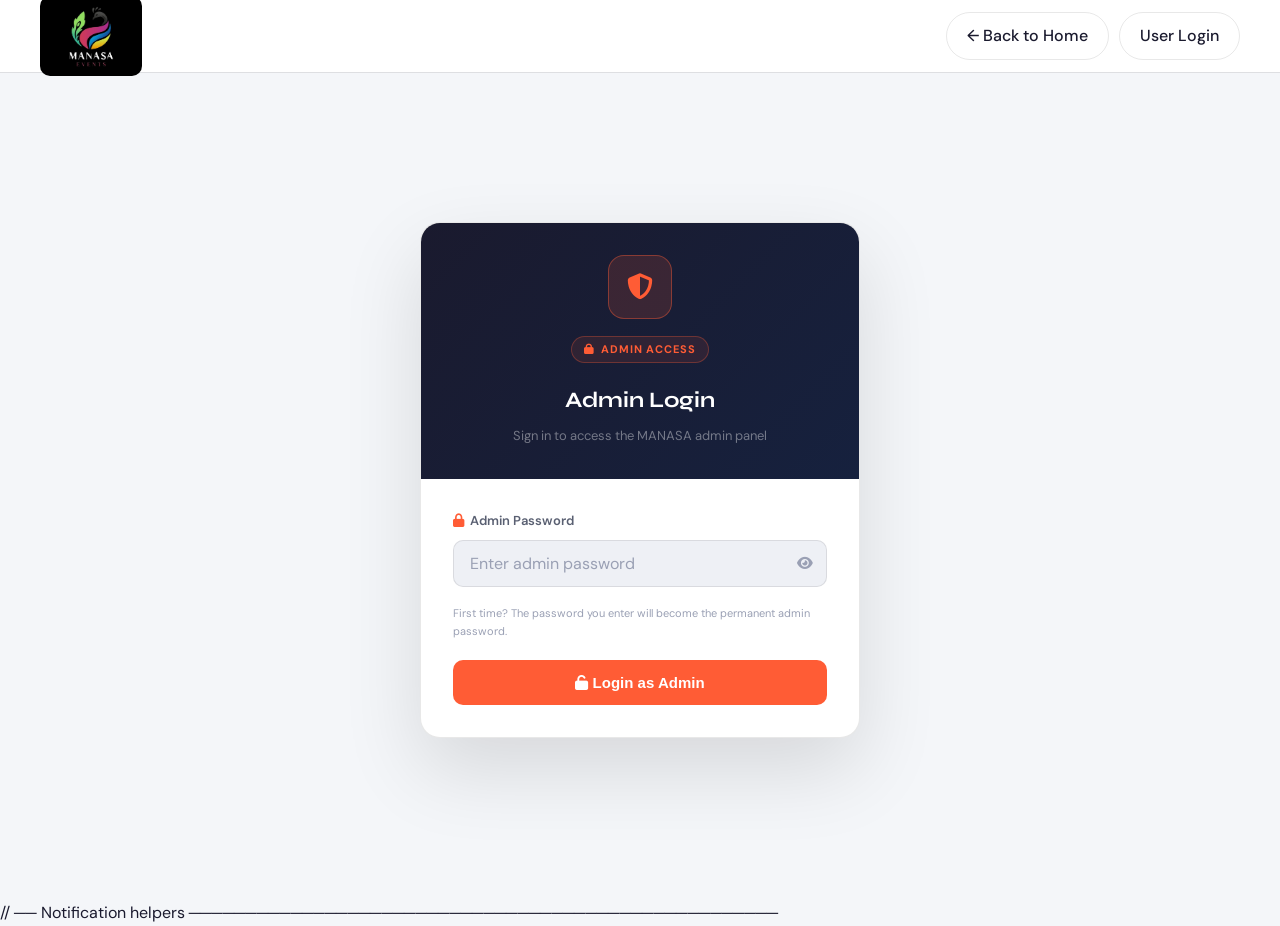
<file: admin-login.html>
<!DOCTYPE html>
<html lang="en">
<head>
<meta charset="UTF-8">
<meta name="viewport" content="width=device-width, initial-scale=1.0">
<title>Admin Login &#8211; MANASA</title>
<link rel="stylesheet" href="style.css">
<link href="https://fonts.googleapis.com/css2?family=Syne:wght@400;600;700;800&family=DM+Sans:ital,wght@0,300;0,400;0,500;1,400&display=swap" rel="stylesheet">
<link rel="stylesheet" href="https://cdnjs.cloudflare.com/ajax/libs/font-awesome/6.5.0/css/all.min.css">
<!-- db.js now uses REST API — no sql.js needed -->
<style>
  .admin-wrapper{min-height:100vh;display:flex;align-items:center;justify-content:center;padding:100px 20px 40px}
  .admin-card{width:100%;max-width:440px;background:var(--surface);border:1px solid var(--border);border-radius:20px;overflow:hidden;box-shadow:0 32px 80px rgba(0,0,0,0.12)}
  .admin-header{background:linear-gradient(135deg,#1a1a2e,#16213e);padding:32px;text-align:center}
  .admin-icon{width:64px;height:64px;background:rgba(255,92,53,0.15);border:1px solid rgba(255,92,53,0.4);border-radius:16px;display:flex;align-items:center;justify-content:center;margin:0 auto 16px}
  .admin-body{padding:32px}
  .admin-badge{display:inline-flex;align-items:center;gap:6px;background:rgba(255,92,53,0.1);border:1px solid rgba(255,92,53,0.3);color:var(--accent);padding:4px 12px;border-radius:20px;font-size:11px;font-weight:700;text-transform:uppercase;letter-spacing:.08em;margin-bottom:20px}
  #adminPanel{display:none}
  .db-section{background:var(--bg2);border:1px solid var(--border);border-radius:16px;overflow:hidden;margin-bottom:24px}
  .db-section-header{background:linear-gradient(135deg,#1a1a2e,#16213e);padding:16px 20px;display:flex;align-items:center;gap:12px}
  .db-section-body{padding:20px;overflow-x:auto}
  .db-tab-bar{display:flex;gap:8px;margin-bottom:20px;flex-wrap:wrap}
  .db-tab{padding:8px 18px;border-radius:8px;border:1px solid var(--border);background:transparent;color:var(--text-muted);cursor:pointer;font-size:13px;font-weight:600;transition:.2s}
  .db-tab.active{background:var(--accent);border-color:var(--accent);color:#fff}
  .db-stats{display:grid;grid-template-columns:repeat(auto-fit,minmax(140px,1fr));gap:14px;margin-bottom:24px}
  .stat-card{background:var(--bg2);border:1px solid var(--border);border-radius:12px;padding:16px;text-align:center}
  .stat-num{font-size:28px;font-weight:800;font-family:var(--font-display);color:var(--accent)}
  .stat-label{font-size:12px;color:var(--text-muted);margin-top:4px}
  table{width:100%;border-collapse:collapse;font-size:12.5px}
  th{padding:10px 12px;text-align:left;color:var(--accent);font-weight:600;border-bottom:1px solid var(--border);font-size:11px;text-transform:uppercase;letter-spacing:.06em;white-space:nowrap;background:rgba(255,92,53,0.06)}
  td{padding:10px 12px;border-bottom:1px solid rgba(0,0,0,0.05);color:var(--text);white-space:nowrap;max-width:220px;overflow:hidden;text-overflow:ellipsis}
  tr:hover td{background:rgba(0,0,0,0.025)}
  .badge-confirmed{background:rgba(16,185,129,0.15);color:#10b981;border:1px solid rgba(16,185,129,0.3);padding:2px 8px;border-radius:20px;font-size:11px;font-weight:700}
  .badge-pending{background:rgba(245,158,11,0.15);color:#f59e0b;border:1px solid rgba(245,158,11,0.3);padding:2px 8px;border-radius:20px;font-size:11px;font-weight:700}
  .action-bar{display:flex;gap:10px;flex-wrap:wrap;align-items:center;margin-top:16px}

  /* ── Admin notification popups ── */
  .admin-notif{
    position:fixed;right:24px;
    background:#fff;border-radius:14px;padding:16px 20px;min-width:300px;max-width:360px;
    box-shadow:0 8px 32px rgba(0,0,0,0.18);z-index:99999;
    animation:slideInRight .4s cubic-bezier(.34,1.56,.64,1);
    transition:opacity .4s,transform .4s;
  }
  .admin-notif.hide{opacity:0;transform:translateX(60px);pointer-events:none}
  @keyframes slideInRight{from{opacity:0;transform:translateX(60px)}to{opacity:1;transform:translateX(0)}}
  .admin-notif-close{position:absolute;top:10px;right:12px;background:none;border:none;font-size:18px;color:#888;cursor:pointer;line-height:1}

  /* New-user popup – indigo */
  #adminPopup{border:1px solid #e0e7ff;border-left:4px solid #6366f1;top:90px;display:none}

  /* New-booking popup – emerald */
  #adminBookingPopup{border:1px solid #d1fae5;border-left:4px solid #10b981;top:90px;display:none}

  /* Welcome login toast – orange accent */
  #adminWelcomeToast{
    position:fixed;top:90px;left:50%;transform:translateX(-50%);
    background:linear-gradient(135deg,#ff5c35,#ff8c42);color:#fff;
    border-radius:14px;padding:14px 28px;
    box-shadow:0 8px 32px rgba(255,92,53,0.4);z-index:99999;
    font-size:15px;font-weight:700;text-align:center;white-space:nowrap;
    display:none;
    animation:popIn .4s cubic-bezier(.34,1.56,.64,1);
  }
  @keyframes popIn{from{opacity:0;transform:translateX(-50%) scale(.7) translateY(-20px)}to{opacity:1;transform:translateX(-50%) scale(1) translateY(0)}}
  #adminPopupClose,.admin-notif-close{position:absolute;top:10px;right:12px;background:none;border:none;font-size:18px;color:#888;cursor:pointer;line-height:1}
</style>
</head>
<body>

<!-- ── WELCOME LOGIN TOAST ── -->
<div id="adminWelcomeToast">
  <i class="fas fa-shield-alt" style="margin-right:8px"></i>Welcome back, Admin! 👋
</div>

<!-- ── NEW USER POPUP (indigo) ── -->
<div id="adminPopup" class="admin-notif">
  <button class="admin-notif-close" onclick="closeAdminPopup('adminPopup')">&times;</button>
  <div style="display:flex;align-items:center;gap:12px;margin-bottom:6px">
    <div style="width:38px;height:38px;background:#e0e7ff;border-radius:50%;display:flex;align-items:center;justify-content:center;flex-shrink:0">
      <i class="fas fa-user-plus" style="color:#6366f1;font-size:14px"></i>
    </div>
    <div>
      <div style="font-size:13px;font-weight:700;color:#1a1a2e" id="adminPopupTitle">New User Registered!</div>
      <div style="font-size:12px;color:#5a6072;margin-top:2px" id="adminPopupEmail"></div>
    </div>
  </div>
  <div style="font-size:11px;color:#9aa0b4;margin-top:4px" id="adminPopupTime"></div>
</div>

<!-- ── NEW BOOKING POPUP (emerald) ── -->
<div id="adminBookingPopup" class="admin-notif">
  <button class="admin-notif-close" onclick="closeAdminPopup('adminBookingPopup')">&times;</button>
  <div style="display:flex;align-items:center;gap:12px;margin-bottom:6px">
    <div style="width:38px;height:38px;background:#d1fae5;border-radius:50%;display:flex;align-items:center;justify-content:center;flex-shrink:0">
      <i class="fas fa-ticket-alt" style="color:#10b981;font-size:14px"></i>
    </div>
    <div>
      <div style="font-size:13px;font-weight:700;color:#1a1a2e" id="adminBookingTitle">New Booking!</div>
      <div style="font-size:12px;color:#5a6072;margin-top:2px" id="adminBookingDetail"></div>
    </div>
  </div>
  <div style="font-size:11px;color:#9aa0b4;margin-top:4px" id="adminBookingTime"></div>
</div>

<!-- NAVBAR -->
<nav class="navbar scrolled">
  <div class="nav-inner">
    <a href="index.html" class="logo logo-img-wrap"><img src="logo2.jpeg" alt="MANASA Events" class="nav-logo-img"></a>
    <div class="nav-actions" style="margin-left:auto;display:flex;gap:10px;align-items:center">
      <a href="index.html" class="btn-ghost">&#8592; Back to Home</a>
      <a href="login.html" class="btn-ghost">User Login</a>
      <button id="logoutBtn" onclick="adminLogout()" style="display:none;background:rgba(239,68,68,0.1);border:1px solid #ef4444;color:#ef4444;padding:8px 16px;border-radius:8px;cursor:pointer;font-size:13px;font-weight:600">
        <i class="fas fa-sign-out-alt"></i> Logout
      </button>
    </div>
  </div>
</nav>

<!-- LOGIN PANEL -->
<div id="loginPanel" class="admin-wrapper">
  <div class="admin-card">
    <div class="admin-header">
      <div class="admin-icon">
        <i class="fas fa-shield-alt" style="color:var(--accent);font-size:26px"></i>
      </div>
      <div class="admin-badge"><i class="fas fa-lock"></i> Admin Access</div>
      <h2 style="font-family:var(--font-display);font-size:22px;margin:0;color:#fff">Admin Login</h2>
      <p style="font-size:13px;color:rgba(255,255,255,0.4);margin:8px 0 0">Sign in to access the MANASA admin panel</p>
    </div>
    <div class="admin-body">
      <div class="form-field">
        <label><i class="fas fa-lock" style="color:var(--accent);margin-right:6px"></i>Admin Password</label>
        <div style="position:relative">
          <input type="password" id="adminPwd" class="form-input" placeholder="Enter admin password" style="padding-right:44px"
                 onkeydown="if(event.key==='Enter') doAdminLogin()">
          <button type="button" onclick="togglePass('adminPwd')"
                  style="position:absolute;right:14px;top:50%;transform:translateY(-50%);background:none;border:none;color:var(--text-dim);cursor:pointer;font-size:14px">
            <i class="fas fa-eye"></i>
          </button>
        </div>
      </div>
      <p id="loginErr" style="font-size:12px;color:#ef4444;margin:6px 0 16px;display:none">
        <i class="fas fa-exclamation-circle"></i> Incorrect password. Please try again.
      </p>
      <p style="font-size:11px;color:var(--text-dim);margin:0 0 20px">
        First time? The password you enter will become the permanent admin password.
      </p>
      <button type="button" onclick="doAdminLogin()"
              style="width:100%;background:var(--accent);border:none;color:#fff;padding:14px;border-radius:10px;cursor:pointer;font-size:15px;font-weight:700">
        <i class="fas fa-unlock"></i> Login as Admin
      </button>
    </div>
  </div>
</div>

<!-- ADMIN PANEL -->
<div id="adminPanel" style="max-width:1100px;margin:100px auto 60px;padding:0 20px">

  <div style="display:flex;align-items:center;gap:16px;margin-bottom:28px;flex-wrap:wrap">
    <div style="width:48px;height:48px;background:rgba(255,92,53,0.15);border:1px solid rgba(255,92,53,0.3);border-radius:12px;display:flex;align-items:center;justify-content:center">
      <i class="fas fa-database" style="color:var(--accent);font-size:20px"></i>
    </div>
    <div>
      <h1 style="font-family:var(--font-display);font-size:24px;margin:0;color:var(--text)">Admin Dashboard</h1>
      <p style="font-size:13px;color:var(--text-muted);margin:4px 0 0">SQLite Database Viewer &middot; Live updates every 15s</p>
    </div>
    <button onclick="refreshAll()" style="margin-left:auto;background:rgba(255,92,53,0.1);border:1px solid var(--accent);color:var(--accent);padding:9px 18px;border-radius:8px;cursor:pointer;font-size:13px;font-weight:600">
      <i class="fas fa-sync-alt"></i> Refresh
    </button>
  </div>

  <!-- Stats -->
  <div class="db-stats">
    <div class="stat-card"><div class="stat-num" id="statUsers">&#8212;</div><div class="stat-label">Total Users</div></div>
    <div class="stat-card"><div class="stat-num" id="statBookings">&#8212;</div><div class="stat-label">Total Bookings</div></div>
    <div class="stat-card"><div class="stat-num" id="statConfirmed">&#8212;</div><div class="stat-label">Confirmed</div></div>
    <div class="stat-card"><div class="stat-num" id="statRevenue">&#8212;</div><div class="stat-label">Total Revenue</div></div>
  </div>

  <!-- Tabs -->
  <div class="db-tab-bar">
    <button class="db-tab active" onclick="showDBTab('bookings',this)"><i class="fas fa-ticket-alt"></i> Bookings</button>
    <button class="db-tab" onclick="showDBTab('users',this)"><i class="fas fa-users"></i> Users</button>
  </div>

  <!-- BOOKINGS TABLE -->
  <div id="tab-bookings" class="db-section">
    <div class="db-section-header">
      <i class="fas fa-ticket-alt" style="color:var(--accent);font-size:16px"></i>
      <div>
        <h3 style="font-family:var(--font-display);font-size:16px;margin:0;color:#fff">Booking Orders</h3>
        <p style="font-size:11px;color:rgba(255,255,255,0.4);margin:2px 0 0">All event bookings from users</p>
      </div>
    </div>
    <div class="db-section-body">
      <div id="bookingsTableContainer"><p style="color:var(--text-muted)">Loading...</p></div>
      <div class="action-bar">
        <button onclick="clearAllBookings()" style="background:rgba(239,68,68,0.1);border:1px solid #ef4444;color:#ef4444;padding:9px 18px;border-radius:8px;cursor:pointer;font-size:13px;font-weight:600">
          <i class="fas fa-trash"></i> Clear All Bookings
        </button>
      </div>
    </div>
  </div>

  <!-- USERS TABLE -->
  <div id="tab-users" class="db-section" style="display:none">
    <div class="db-section-header">
      <i class="fas fa-users" style="color:var(--accent);font-size:16px"></i>
      <div>
        <h3 style="font-family:var(--font-display);font-size:16px;margin:0;color:#fff">Registered Users</h3>
        <p style="font-size:11px;color:rgba(255,255,255,0.4);margin:2px 0 0">Passwords stored as SHA-256 hash</p>
      </div>
    </div>
    <div class="db-section-body">
      <div id="usersTableContainer"><p style="color:var(--text-muted)">Loading...</p></div>
      <div class="action-bar">
        <button onclick="clearAllUsers()" style="background:rgba(239,68,68,0.1);border:1px solid #ef4444;color:#ef4444;padding:9px 18px;border-radius:8px;cursor:pointer;font-size:13px;font-weight:600">
          <i class="fas fa-trash"></i> Clear All Users
        </button>
      </div>
    </div>
  </div>

</div>

<script src="app.js"></script>
<script src="db.js"></script>
<script>
var _lastUserCount    = -1;
var _lastBookingCount = -1;

window.addEventListener('DOMContentLoaded', async function() {
  // Always show login form — password required every time for security
  document.getElementById('loginPanel').style.display = 'flex';
  document.getElementById('adminPanel').style.display = 'none';
  await initDB().catch(function(e){ console.error('DB init failed', e); });
});

function togglePass(id) {
  var inp = document.getElementById(id);
  inp.type = inp.type === 'password' ? 'text' : 'password';
}

async function doAdminLogin() {
  var pwd = document.getElementById('adminPwd').value;
  var err = document.getElementById('loginErr');
  err.style.display = 'none';
  if (!pwd) { err.style.display = 'block'; return; }
  await initDB();
  var ok = await verifyDBPassword(pwd);
  if (!ok) {
    err.style.display = 'block';
    document.getElementById('adminPwd').value = '';
    document.getElementById('adminPwd').focus();
    return;
  }
  showAdminPanel();
}

function showAdminPanel() {
  document.getElementById('loginPanel').style.display = 'none';
  document.getElementById('adminPanel').style.display = 'block';
  document.getElementById('logoutBtn').style.display  = 'inline-flex';
  _lastUserCount    = -1; // reset so first load baseline is set silently
  _lastBookingCount = -1;
  // Show welcome toast for 4 seconds
  var toast = document.getElementById('adminWelcomeToast');
  toast.style.display = 'block';
  setTimeout(function(){ toast.style.display = 'none'; }, 4000);
  refreshAll();
  // Poll every 15s for live updates
  clearInterval(window._adminPoll);
  window._adminPoll = setInterval(refreshAll, 15000);
}

function adminLogout() {
  clearInterval(window._adminPoll);
  document.getElementById('loginPanel').style.display = 'flex';
  document.getElementById('adminPanel').style.display = 'none';
  document.getElementById('logoutBtn').style.display  = 'none';
  document.getElementById('adminPwd').value = '';
}

function showDBTab(name, btn) {
  document.querySelectorAll('.db-tab').forEach(function(b){ b.classList.remove('active'); });
  btn.classList.add('active');
  document.getElementById('tab-bookings').style.display = name === 'bookings' ? 'block' : 'none';
  document.getElementById('tab-users').style.display    = name === 'users'    ? 'block' : 'none';
}

async function refreshAll() {
  await renderStats();
  await renderBookingsTable();
  await renderUsersTable();
  await checkNewUsers();
  await checkNewBookings();
}

// ── Notification helpers ────────────────────────────────────────────────────
function closeAdminPopup(id) {
  var el = document.getElementById(id);
  el.classList.add('hide');
  setTimeout(function(){ el.style.display = 'none'; el.classList.remove('hide'); }, 400);
}

function stackNotifPositions() {
  var ids = ['adminPopup','adminBookingPopup'];
  var top = 90;
  ids.forEach(function(id) {
    var el = document.getElementById(id);
    if (el.style.display !== 'none') {
      el.style.top = top + 'px';
      top += el.offsetHeight + 12;
    }
  });
}

// ── New-user notification ────────────────────────────────────────────────────
async function checkNewUsers() {
  var users = await dbGetAllUsers();
  if (_lastUserCount === -1) {
    _lastUserCount = users.length;
    return;
  }
  if (users.length > _lastUserCount) {
    var newest = users[0]; // API returns newest first
    showNewUserPopup(newest);
  }
  _lastUserCount = users.length;
}

function showNewUserPopup(user) {
  var name  = ((user.first_name||'') + ' ' + (user.last_name||'')).trim() || user.name || 'New User';
  var email = user.email || '';
  var time  = user.joined_at ? user.joined_at.replace('T',' ').slice(0,19) : new Date().toLocaleString('en-IN');
  document.getElementById('adminPopupTitle').textContent = 'New user registered: ' + name;
  document.getElementById('adminPopupEmail').textContent = email;
  document.getElementById('adminPopupTime').textContent  = 'Joined at: ' + time;
  var popup = document.getElementById('adminPopup');
  popup.style.display = 'block';
  popup.classList.remove('hide');
  stackNotifPositions();
  clearTimeout(window._popupTimer);
  window._popupTimer = setTimeout(function(){ closeAdminPopup('adminPopup'); }, 8000);
}

// ── New-booking notification ─────────────────────────────────────────────────
async function checkNewBookings() {
  var bookings = await dbGetAllBookings();
  if (_lastBookingCount === -1) {
    _lastBookingCount = bookings.length;
    return;
  }
  if (bookings.length > _lastBookingCount) {
    var newest = bookings[0];
    showNewBookingPopup(newest);
  }
  _lastBookingCount = bookings.length;
}

function showNewBookingPopup(booking) {
  var name    = booking.user_name  || 'Someone';
  var event   = booking.event_title || 'an event';
  var tickets = booking.tickets    || 1;
  var total   = booking.total_price ? ('₹' + parseFloat(booking.total_price).toLocaleString('en-IN')) : 'FREE';
  var time    = booking.booked_at  ? booking.booked_at.replace('T',' ').slice(0,19) : new Date().toLocaleString('en-IN');
  document.getElementById('adminBookingTitle').textContent  = '🎫 New Booking by ' + name;
  document.getElementById('adminBookingDetail').textContent = event + ' · ' + tickets + ' ticket(s) · ' + total;
  document.getElementById('adminBookingTime').textContent   = 'Booked at: ' + time;
  var popup = document.getElementById('adminBookingPopup');
  popup.style.display = 'block';
  popup.classList.remove('hide');
  stackNotifPositions();
  clearTimeout(window._bookingPopupTimer);
  window._bookingPopupTimer = setTimeout(function(){ closeAdminPopup('adminBookingPopup'); }, 8000);
}

// ── Stats ──────────────────────────────────────────────────────────────────
async function renderStats() {
  var users    = await dbGetAllUsers();
  var bookings = await dbGetAllBookings();
  var confirmed = bookings.filter(function(b){ return b.status === 'confirmed'; }).length;
  var revenue   = bookings.filter(function(b){ return b.status === 'confirmed'; })
                          .reduce(function(s,b){ return s + (parseFloat(b.total_price)||0); }, 0);
  document.getElementById('statUsers').textContent     = users.length;
  document.getElementById('statBookings').textContent  = bookings.length;
  document.getElementById('statConfirmed').textContent = confirmed;
  document.getElementById('statRevenue').textContent   = revenue > 0 ? '₹' + revenue.toLocaleString('en-IN') : '₹0';
}

// ── Bookings table ──────────────────────────────────────────────────────────
async function renderBookingsTable() {
  var bookings  = await dbGetAllBookings();
  var container = document.getElementById('bookingsTableContainer');
  if (!bookings.length) {
    container.innerHTML = emptyState('No bookings yet. Users will appear here after booking an event.', 'fa-ticket-alt');
    return;
  }
  var cols   = ['id','order_id','user_name','user_email','user_phone','event_title','event_date','tickets','total_price','status','booked_at'];
  var labels = ['ID','Order ID','Name','Email','Phone','Event','Event Date','Tickets','Total','Status','Booked At'];
  var rows = bookings.map(function(b) {
    var cells = cols.map(function(col) {
      var val = (b[col] !== null && b[col] !== undefined && b[col] !== '') ? String(b[col]) : '—';
      if (col === 'status')      val = '<span class="badge-' + (b[col]||'pending') + '">' + (b[col]||'').toUpperCase() + '</span>';
      if (col === 'total_price' && b[col]) val = '₹' + parseFloat(b[col]).toLocaleString('en-IN');
      if (col === 'booked_at'  && b[col]) val = String(b[col]).replace('T',' ').slice(0,19);
      return '<td title="' + (b[col]||'') + '">' + val + '</td>';
    }).join('');
    return '<tr>' + cells + '</tr>';
  }).join('');
  var ths = labels.map(function(l){ return '<th>' + l + '</th>'; }).join('');
  container.innerHTML =
    '<p style="font-size:13px;color:var(--text-muted);margin-bottom:12px">' + bookings.length + ' booking(s) — live from shared database 🟢</p>' +
    '<table><thead><tr>' + ths + '</tr></thead><tbody>' + rows + '</tbody></table>';
}

// ── Users table ──────────────────────────────────────────────────────────────
async function renderUsersTable() {
  var users     = await dbGetAllUsers();
  var container = document.getElementById('usersTableContainer');
  if (!users.length) {
    container.innerHTML = emptyState('No users registered yet.', 'fa-users');
    return;
  }
  var cols   = ['id','first_name','last_name','email','phone','provider','joined_at'];
  var labels = ['ID','First Name','Last Name','Email','Phone','Provider','Joined At','Action'];
  var rows = users.map(function(u) {
    var cells = cols.map(function(col) {
      var val = (u[col] !== null && u[col] !== undefined && u[col] !== '') ? String(u[col]) : '—';
      if (col === 'joined_at' && u[col]) val = String(u[col]).replace('T',' ').slice(0,19);
      return '<td title="' + (u[col]||'') + '">' + val + '</td>';
    }).join('');
    cells += '<td><button onclick="deleteUser(' + u.id + ')" style="background:#fee2e2;color:#dc2626;border:none;padding:4px 10px;border-radius:6px;cursor:pointer;font-size:12px"><i class="fas fa-trash"></i> Delete</button></td>';
    return '<tr>' + cells + '</tr>';
  }).join('');
  var ths = labels.map(function(l){ return '<th>' + l + '</th>'; }).join('');
  container.innerHTML =
    '<p style="font-size:13px;color:var(--text-muted);margin-bottom:12px">' + users.length + ' user(s) — live from shared database 🟢</p>' +
    '<table><thead><tr>' + ths + '</tr></thead><tbody>' + rows + '</tbody></table>';
}

async function deleteUser(id) {
  if (!confirm('Delete this user?')) return;
  await dbDeleteUser(id);
  showToast('User deleted');
  await renderUsersTable();
  await renderStats();
}

function emptyState(msg, icon) {
  return '<div style="text-align:center;padding:40px;background:rgba(0,0,0,0.02);border-radius:12px;border:1px dashed var(--border)">' +
    '<i class="fas ' + icon + '" style="font-size:36px;color:var(--text-dim);margin-bottom:12px;display:block"></i>' +
    '<p style="color:var(--text-muted);font-size:14px">' + msg + '</p></div>';
}

async function clearAllBookings() {
  if (!confirm('Delete ALL booking records? This cannot be undone.')) return;
  await dbClearBookings();
  showToast('All bookings cleared.');
  await refreshAll();
}

async function clearAllUsers() {
  if (!confirm('Delete ALL user records? This cannot be undone.')) return;
  try {
    var users = await dbGetAllUsers();
    for (var u of users) { await dbDeleteUser(u.id); }
    showToast('All users cleared.');
    await refreshAll();
  } catch(e) { showToast('Error clearing users'); }
}
</script>

// ── Notification helpers ────────────────────────────────────────────────────
</file>
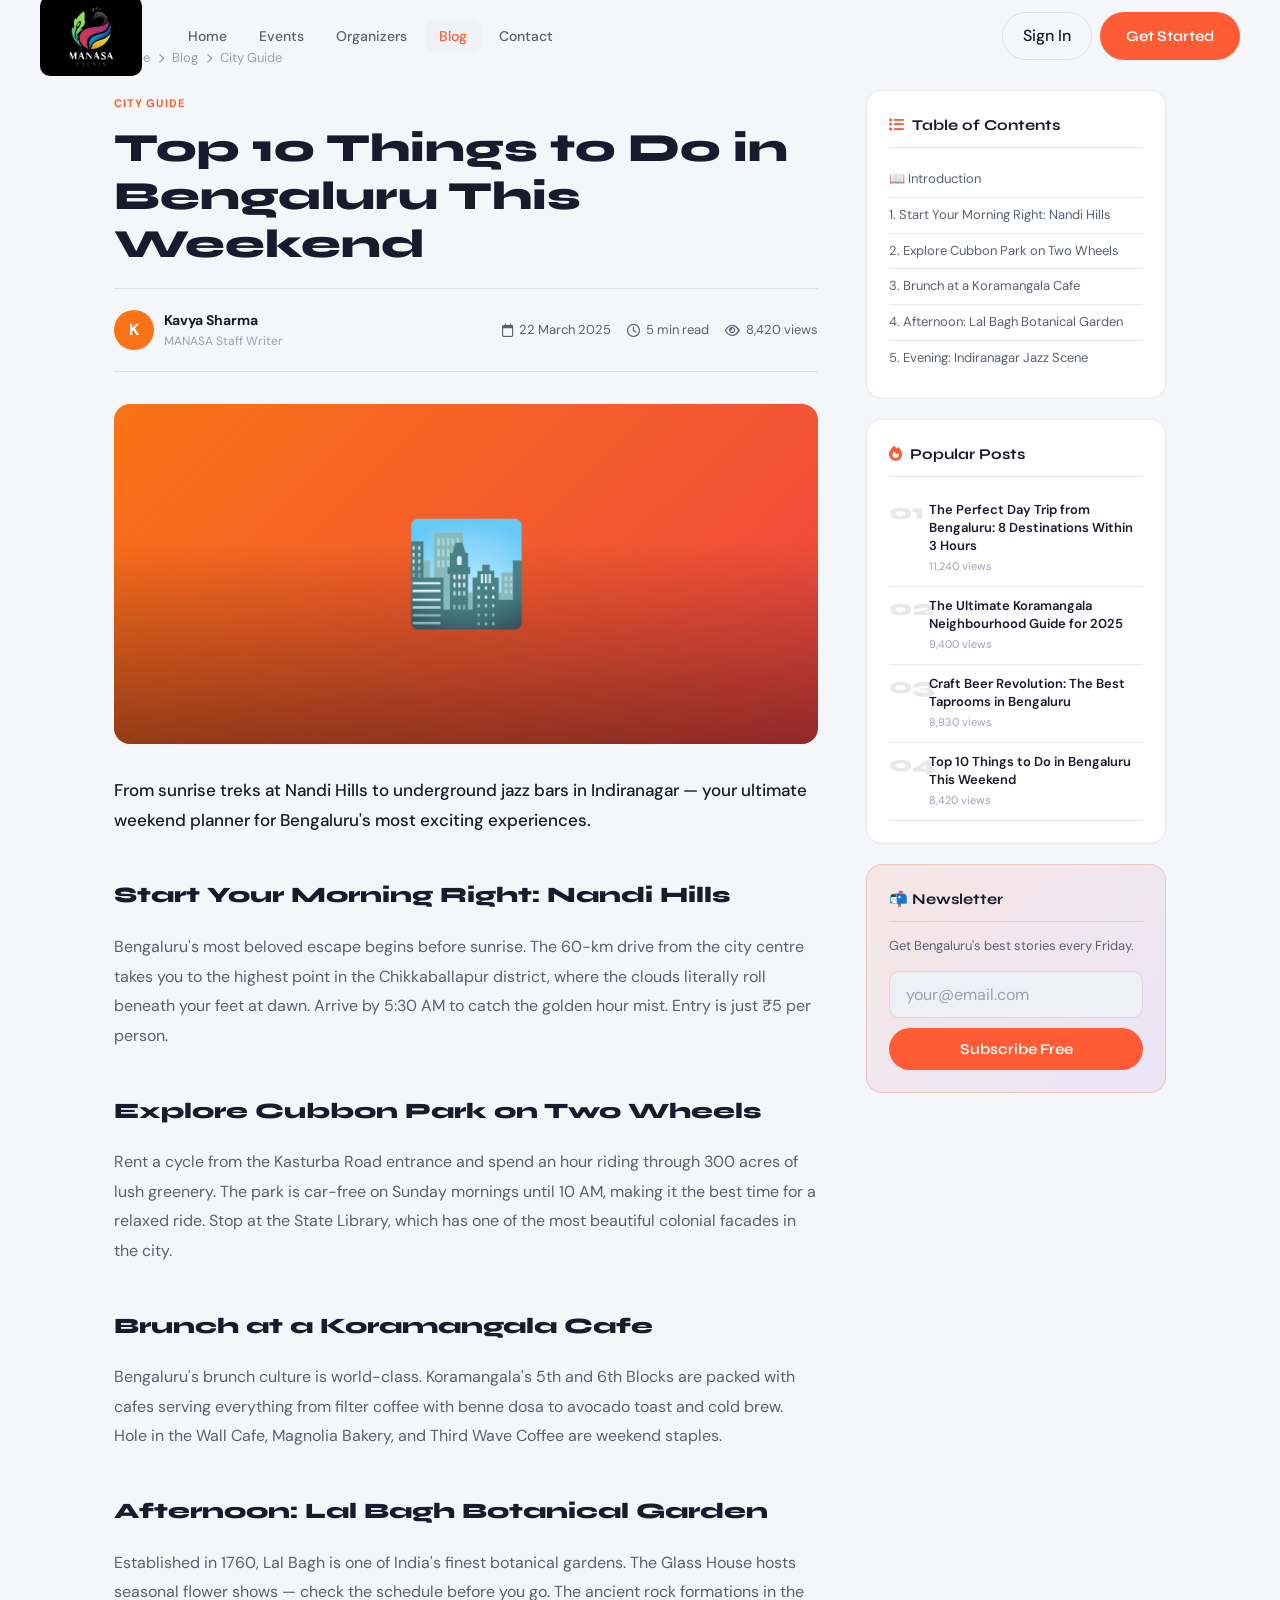
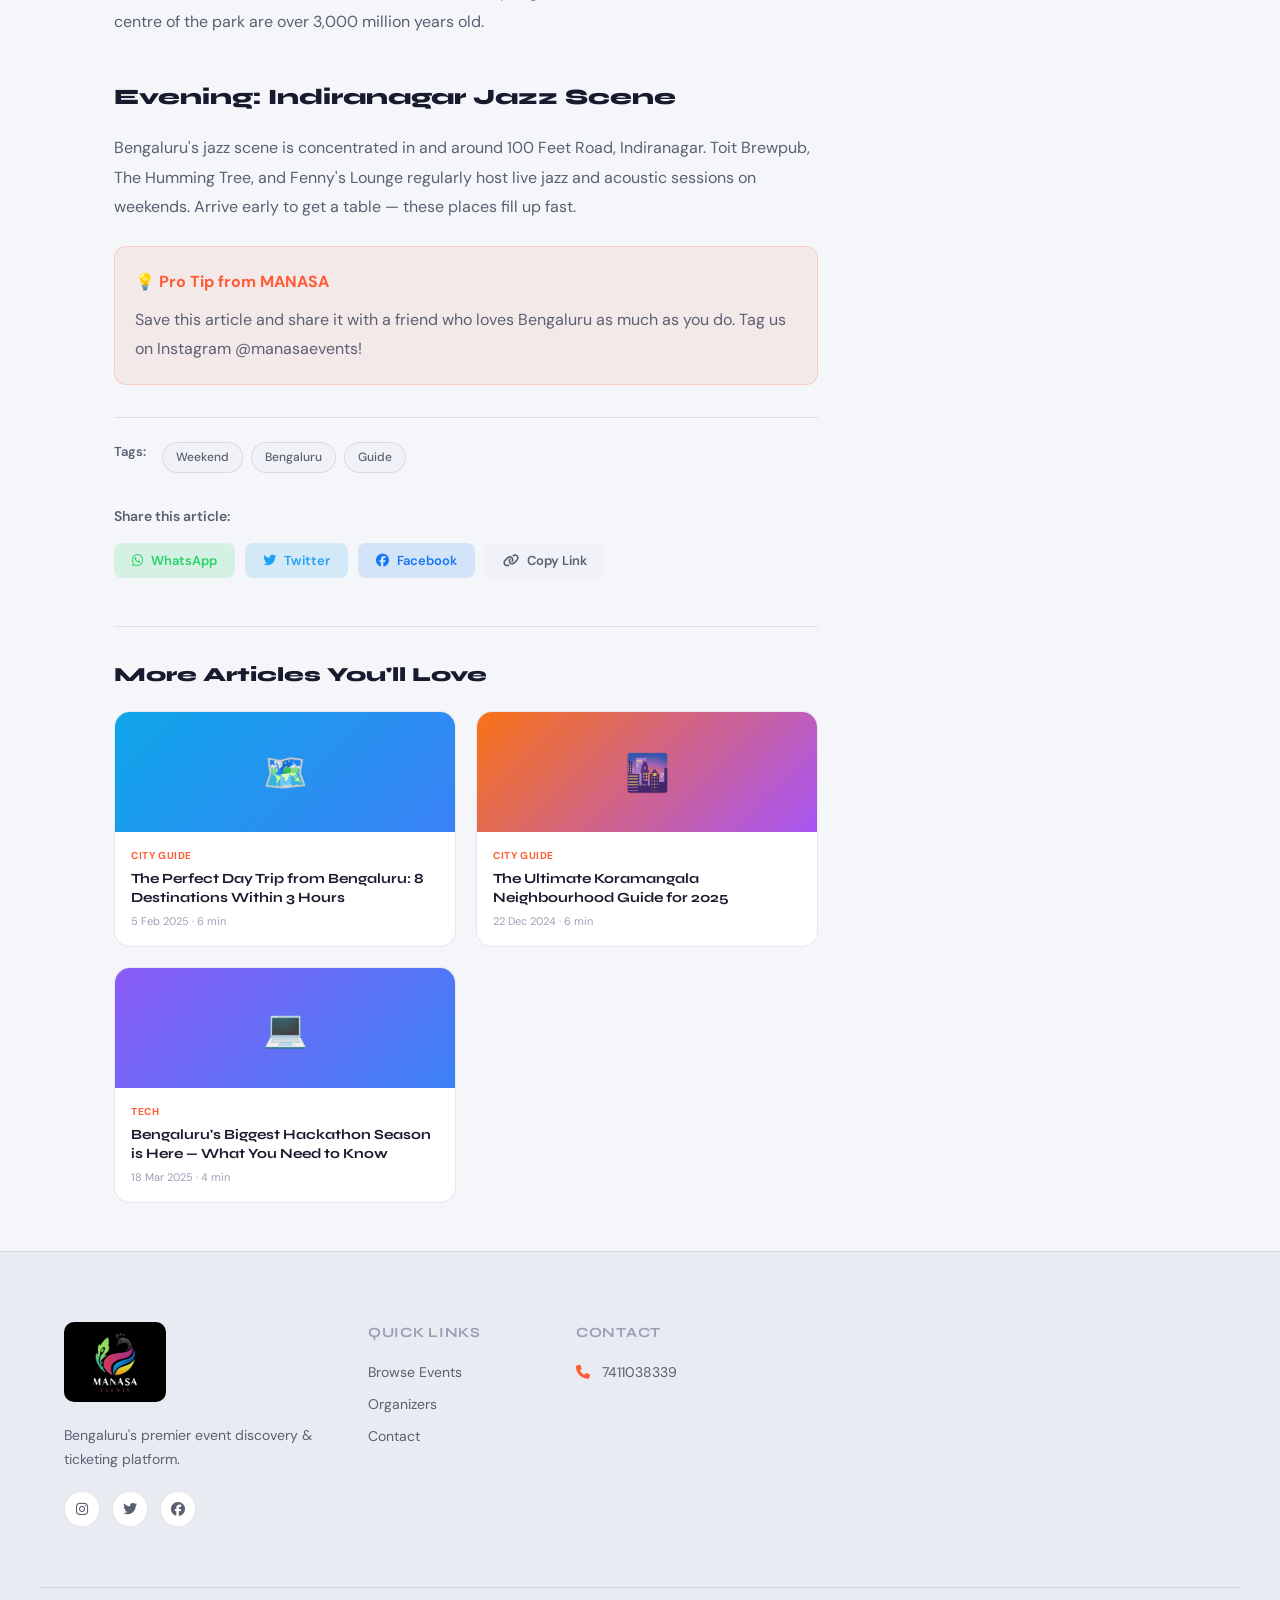
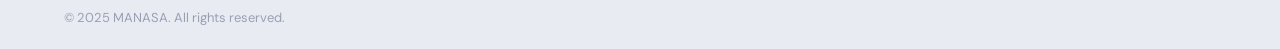
<file: blog-detail.html>
<!DOCTYPE html>
<html lang="en">
<head>
<meta charset="UTF-8">
<meta name="viewport" content="width=device-width, initial-scale=1.0">
<title>Blog Post – MANASA Events</title>
<link rel="stylesheet" href="style.css">
<link href="https://fonts.googleapis.com/css2?family=Syne:wght@400;600;700;800&family=DM+Sans:ital,wght@0,300;0,400;0,500;1,400&display=swap" rel="stylesheet">
<link rel="stylesheet" href="https://cdnjs.cloudflare.com/ajax/libs/font-awesome/6.5.0/css/all.min.css">
<style>
.article-layout{max-width:1100px;margin:0 auto;padding:48px 24px;display:grid;grid-template-columns:1fr 300px;gap:48px;align-items:start}
.article-hero{height:340px;border-radius:var(--radius);display:flex;align-items:center;justify-content:center;font-size:100px;margin-bottom:32px;position:relative;overflow:hidden}
.article-hero-overlay{position:absolute;inset:0;background:linear-gradient(to top,rgba(0,0,0,.4) 0%,transparent 60%)}
.article-breadcrumb{display:flex;align-items:center;gap:8px;font-size:13px;color:var(--text-dim);margin-bottom:20px;flex-wrap:wrap}
.article-breadcrumb a{color:var(--text-dim);text-decoration:none;transition:color .15s}
.article-breadcrumb a:hover{color:var(--accent)}
.article-cat-badge{display:inline-flex;align-items:center;gap:6px;background:rgba(255,92,53,.12);color:var(--accent);border-radius:50px;padding:5px 14px;font-size:12px;font-weight:700;text-transform:uppercase;letter-spacing:.05em;margin-bottom:16px}
.article-title{font-family:var(--font-display);font-size:clamp(24px,4vw,40px);font-weight:800;line-height:1.2;margin-bottom:20px}
.article-meta-row{display:flex;align-items:center;gap:20px;flex-wrap:wrap;padding:20px 0;border-top:1px solid var(--border);border-bottom:1px solid var(--border);margin-bottom:32px}
.article-author{display:flex;align-items:center;gap:10px}
.author-avatar{width:40px;height:40px;border-radius:50%;display:flex;align-items:center;justify-content:center;font-size:16px;font-weight:700;color:#fff;flex-shrink:0}
.author-info .name{font-size:14px;font-weight:700}
.author-info .role{font-size:12px;color:var(--text-dim)}
.article-stats{display:flex;gap:16px;flex-wrap:wrap;margin-left:auto}
.article-stat{display:flex;align-items:center;gap:6px;font-size:13px;color:var(--text-muted)}
.article-body{font-size:16px;line-height:1.85;color:var(--text-muted)}
.article-body h2{font-family:var(--font-display);font-size:22px;font-weight:800;color:var(--text);margin:40px 0 16px}
.article-body h3{font-family:var(--font-display);font-size:18px;font-weight:700;color:var(--text);margin:28px 0 12px}
.article-body p{margin-bottom:20px}
.article-body ul,.article-body ol{padding-left:24px;margin-bottom:20px}
.article-body li{margin-bottom:8px}
.article-body blockquote{border-left:4px solid var(--accent);padding:16px 20px;background:var(--surface2);border-radius:0 8px 8px 0;margin:24px 0;font-style:italic;color:var(--text)}
.article-body .tip-box{background:rgba(255,92,53,.08);border:1px solid rgba(255,92,53,.2);border-radius:12px;padding:20px;margin:24px 0}
.article-body .tip-box strong{color:var(--accent);display:block;margin-bottom:8px}
.article-tags-row{display:flex;flex-wrap:wrap;gap:8px;margin:32px 0;padding-top:24px;border-top:1px solid var(--border)}
.article-share{display:flex;gap:10px;align-items:center;margin-bottom:40px;flex-wrap:wrap}
.share-btn{display:flex;align-items:center;gap:8px;padding:9px 18px;border-radius:8px;border:none;cursor:pointer;font-size:13px;font-weight:600;font-family:var(--font-body);transition:opacity .2s}
.share-btn:hover{opacity:.85}
.related-section{margin-top:48px;padding-top:32px;border-top:1px solid var(--border)}
.related-section h3{font-family:var(--font-display);font-size:20px;font-weight:800;margin-bottom:20px}
.related-grid{display:grid;grid-template-columns:repeat(auto-fill,minmax(240px,1fr));gap:20px}
.related-card{background:var(--surface);border:1px solid var(--border);border-radius:var(--radius);overflow:hidden;text-decoration:none;color:inherit;transition:transform .22s,box-shadow .22s;display:block}
.related-card:hover{transform:translateY(-3px);box-shadow:0 12px 36px rgba(0,0,0,.2)}
.related-img{height:120px;display:flex;align-items:center;justify-content:center;font-size:36px}
.related-body{padding:16px}
.related-body .cat{font-size:10px;font-weight:700;text-transform:uppercase;letter-spacing:.06em;color:var(--accent);margin-bottom:6px}
.related-body h4{font-family:var(--font-display);font-size:14px;font-weight:700;line-height:1.3;margin-bottom:6px}
.related-body .meta{font-size:11px;color:var(--text-dim)}
/* Sidebar */
.article-sidebar{position:sticky;top:90px;display:flex;flex-direction:column;gap:20px}
.sidebar-panel{background:var(--surface);border:1px solid var(--border);border-radius:var(--radius);padding:22px}
.sidebar-panel h4{font-family:var(--font-display);font-size:15px;font-weight:700;margin-bottom:14px;padding-bottom:10px;border-bottom:1px solid var(--border)}
.toc-item{display:block;padding:7px 0;font-size:13px;color:var(--text-muted);text-decoration:none;border-bottom:1px solid var(--border);transition:color .15s}
.toc-item:last-child{border-bottom:none}
.toc-item:hover{color:var(--accent)}
.progress-bar-wrap{height:4px;background:var(--surface2);border-radius:2px;margin-bottom:8px;overflow:hidden}
.progress-bar{height:100%;background:var(--accent);border-radius:2px;width:0%;transition:width .1s linear}
.tag{padding:5px 13px;background:var(--surface2);border:1px solid var(--border);border-radius:50px;font-size:12px;font-weight:500;cursor:pointer;transition:all .18s;color:var(--text-muted);text-decoration:none;display:inline-block}
.tag:hover{background:var(--accent);border-color:var(--accent);color:#fff}
@media(max-width:900px){.article-layout{grid-template-columns:1fr}.article-sidebar{position:static}}
</style>
</head>
<body>

<nav class="navbar scrolled" id="navbar">
  <div class="nav-inner">
    <a href="index.html" class="logo logo-img-wrap"><img src="logo2.jpeg" alt="MANASA Events" class="nav-logo-img"></a>
    <ul class="nav-links">
      <li><a href="index.html">Home</a></li>
      <li><a href="events.html">Events</a></li>
      <li><a href="organizer.html">Organizers</a></li>
      <li><a href="blog.html" class="active">Blog</a></li>
      <li><a href="contact.html">Contact</a></li>
    </ul>
    <div class="nav-actions">
      <a href="login.html" class="btn-ghost">Sign In</a>
      <a href="login.html" class="btn-primary">Get Started</a>
    </div>
    <button class="hamburger" id="hamburger"><i class="fas fa-bars"></i></button>
  </div>
  <div class="mobile-menu" id="mobileMenu">
    <a href="index.html">Home</a>
    <a href="events.html">Events</a>
    <a href="organizer.html">Organizers</a>
    <a href="blog.html">Blog</a>
    <a href="contact.html">Contact</a>
  </div>
</nav>

<!-- Reading progress bar -->
<div class="progress-bar-wrap" style="position:fixed;top:0;left:0;right:0;z-index:1000;height:3px;border-radius:0;margin:0;background:transparent">
  <div class="progress-bar" id="readProgress"></div>
</div>

<div class="article-layout" id="articleLayout">
  <!-- MAIN ARTICLE -->
  <article id="articleMain">
    <div class="article-breadcrumb">
      <a href="index.html">Home</a>
      <i class="fas fa-chevron-right" style="font-size:10px"></i>
      <a href="blog.html">Blog</a>
      <i class="fas fa-chevron-right" style="font-size:10px"></i>
      <span id="breadcrumbCat">Article</span>
    </div>

    <div id="articleCatBadge"></div>
    <h1 class="article-title" id="articleTitle">Loading&hellip;</h1>

    <div class="article-meta-row">
      <div class="article-author">
        <div class="author-avatar" id="authorAvatar">?</div>
        <div class="author-info">
          <div class="name" id="authorName">Author</div>
          <div class="role">MANASA Staff Writer</div>
        </div>
      </div>
      <div class="article-stats">
        <span class="article-stat"><i class="far fa-calendar"></i> <span id="articleDate">–</span></span>
        <span class="article-stat"><i class="far fa-clock"></i> <span id="articleRead">–</span></span>
        <span class="article-stat"><i class="far fa-eye"></i> <span id="articleViews">–</span></span>
      </div>
    </div>

    <div class="article-hero" id="articleHero">
      <div class="article-hero-overlay"></div>
      <span id="articleEmoji" style="position:relative;z-index:1"></span>
    </div>

    <div class="article-body" id="articleBody"></div>

    <div class="article-tags-row" id="articleTags"></div>

    <div style="margin-bottom:16px;font-size:14px;font-weight:600;color:var(--text-muted)">Share this article:</div>
    <div class="article-share">
      <button class="share-btn" style="background:rgba(37,211,102,.15);color:#25d366" onclick="sharePost('whatsapp')"><i class="fab fa-whatsapp"></i> WhatsApp</button>
      <button class="share-btn" style="background:rgba(29,161,242,.15);color:#1da1f2" onclick="sharePost('twitter')"><i class="fab fa-twitter"></i> Twitter</button>
      <button class="share-btn" style="background:rgba(24,119,242,.15);color:#1877f2" onclick="sharePost('facebook')"><i class="fab fa-facebook"></i> Facebook</button>
      <button class="share-btn" style="background:var(--surface2);color:var(--text-muted)" onclick="sharePost('copy')"><i class="fas fa-link"></i> Copy Link</button>
    </div>

    <div class="related-section">
      <h3>More Articles You'll Love</h3>
      <div class="related-grid" id="relatedPosts"></div>
    </div>
  </article>

  <!-- SIDEBAR -->
  <aside class="article-sidebar">
    <div class="sidebar-panel">
      <h4><i class="fas fa-list" style="color:var(--accent);margin-right:8px"></i>Table of Contents</h4>
      <div id="tocList"></div>
    </div>

    <div class="sidebar-panel">
      <h4><i class="fas fa-fire" style="color:var(--accent);margin-right:8px"></i>Popular Posts</h4>
      <div id="sidebarPopular"></div>
    </div>

    <div class="sidebar-panel" style="background:linear-gradient(135deg,rgba(255,92,53,.1),rgba(168,85,247,.1));border-color:rgba(255,92,53,.25)">
      <h4>&#128236; Newsletter</h4>
      <p style="font-size:13px;color:var(--text-muted);margin-bottom:14px;line-height:1.6">Get Bengaluru's best stories every Friday.</p>
      <input type="email" class="form-input" placeholder="your@email.com" id="newsletterEmail2" style="margin-bottom:10px;width:100%;box-sizing:border-box">
      <button class="btn-primary" style="width:100%;justify-content:center" onclick="subscribeNewsletter2()">Subscribe Free</button>
    </div>
  </aside>
</div>

<footer class="footer">
  <div class="footer-inner">
    <div class="footer-brand">
      <a href="index.html" class="logo logo-img-wrap"><img src="logo2.jpeg" alt="MANASA Events" class="nav-logo-img"></a>
      <p>Bengaluru's premier event discovery &amp; ticketing platform.</p>
      <div class="footer-social">
        <a href="#"><i class="fab fa-instagram"></i></a>
        <a href="#"><i class="fab fa-twitter"></i></a>
        <a href="#"><i class="fab fa-facebook"></i></a>
      </div>
    </div>
    <div class="footer-links">
      <h4>Quick Links</h4>
      <a href="events.html">Browse Events</a>
      <a href="organizer.html">Organizers</a>
      <a href="contact.html">Contact</a>
    </div>
    <div class="footer-contact">
      <h4>Contact</h4>
      <p><i class="fas fa-phone"></i> 7411038339</p>
    </div>
  </div>
  <div class="footer-bottom"><p>&copy; 2025 MANASA. All rights reserved.</p></div>
</footer>

<script src="app.js"></script>
<script>
var BLOG_POSTS=[
  {id:1,featured:true,cat:"City Guide",title:"Top 10 Things to Do in Bengaluru This Weekend",excerpt:"From sunrise treks at Nandi Hills to underground jazz bars in Indiranagar — your ultimate weekend planner for Bengaluru's most exciting experiences.",date:"2025-03-22",read:5,views:8420,emoji:"🏙️",gradient:"linear-gradient(135deg,#f97316,#ef4444)",author:"Kavya Sharma",authorBg:"#f97316",tags:["Weekend","Bengaluru","Guide"],
    sections:[
      {h:"Start Your Morning Right: Nandi Hills",body:"Bengaluru's most beloved escape begins before sunrise. The 60-km drive from the city centre takes you to the highest point in the Chikkaballapur district, where the clouds literally roll beneath your feet at dawn. Arrive by 5:30 AM to catch the golden hour mist. Entry is just ₹5 per person."},
      {h:"Explore Cubbon Park on Two Wheels",body:"Rent a cycle from the Kasturba Road entrance and spend an hour riding through 300 acres of lush greenery. The park is car-free on Sunday mornings until 10 AM, making it the best time for a relaxed ride. Stop at the State Library, which has one of the most beautiful colonial facades in the city."},
      {h:"Brunch at a Koramangala Cafe",body:"Bengaluru's brunch culture is world-class. Koramangala's 5th and 6th Blocks are packed with cafes serving everything from filter coffee with benne dosa to avocado toast and cold brew. Hole in the Wall Cafe, Magnolia Bakery, and Third Wave Coffee are weekend staples."},
      {h:"Afternoon: Lal Bagh Botanical Garden",body:"Established in 1760, Lal Bagh is one of India's finest botanical gardens. The Glass House hosts seasonal flower shows — check the schedule before you go. The ancient rock formations in the centre of the park are over 3,000 million years old."},
      {h:"Evening: Indiranagar Jazz Scene",body:"Bengaluru's jazz scene is concentrated in and around 100 Feet Road, Indiranagar. Toit Brewpub, The Humming Tree, and Fenny's Lounge regularly host live jazz and acoustic sessions on weekends. Arrive early to get a table — these places fill up fast."},
    ]
  },
  {id:2,cat:"Tech",title:"Bengaluru's Biggest Hackathon Season is Here — What You Need to Know",excerpt:"April through June is hackathon season in Bengaluru.",date:"2025-03-18",read:4,views:5103,emoji:"💻",gradient:"linear-gradient(135deg,#8b5cf6,#3b82f6)",author:"Rahul Verma",authorBg:"#8b5cf6",tags:["Tech","Hackathon","Startups"],
    sections:[
      {h:"Why Bengaluru Leads India's Hackathon Scene",body:"Bengaluru hosts more hackathons per year than any other Indian city — and for good reason. With the highest density of engineers, product designers, and startup founders, the city has the raw talent to make 48-hour innovation sprints genuinely competitive."},
      {h:"Top 5 Hackathons to Watch This Season",body:"HackBLR by Nasscom runs for three days and focuses on enterprise AI solutions. GoogleDevFest Hack is the signature event for Flutter and Firebase developers. Bengaluru Startup Weekend is a 54-hour sprint for aspiring founders. AngelHack and ETHIndia round out a strong calendar for blockchain and Web3 builders."},
      {h:"How to Prepare and Win",body:"The teams that win hackathons don't just code well — they pitch well. Practice your two-minute demo relentlessly. Judges at most Bengaluru hackathons weight the live demo (40%), problem-market fit (30%), and technical execution (30%). Find a team with complementary skills at least two weeks before the event."},
    ]
  },
  {id:3,cat:"Food & Drink",title:"Street Food Festivals You Absolutely Cannot Miss in April",excerpt:"Bengaluru's street food scene is exploding.",date:"2025-03-15",read:3,views:7215,emoji:"🍜",gradient:"linear-gradient(135deg,#10b981,#06b6d4)",author:"Deepa Nair",authorBg:"#10b981",tags:["Food","Festivals","Bengaluru"],
    sections:[
      {h:"The Bengaluru Food Festival at Cubbon Park",body:"Running across two weekends in April, this is the city's flagship food event. Over 200 stalls from every Indian state set up shop around Cubbon Park's central lawn. Expect a queue for the Chettinad fish curry stall — but it's worth every minute."},
      {h:"Street Eats at UB City Courtyard",body:"UB City's monthly food pop-up takes a more curated approach. Around 40 vendors, each vetted for quality, serve dishes that range from traditional Karnataka cuisine to experimental fusion. The outdoor seating, live acoustic music, and string lights make it a delightful evening experience."},
      {h:"Tips for Navigating Food Festivals",body:"Go hungry but not starving — you'll want to try small portions across many stalls. Bring cash; many vendors don't accept UPI. Arrive at opening time (usually 11 AM) to avoid the weekend lunch rush. The best stalls often sell out by 2 PM."},
    ]
  },
  {id:4,cat:"Music",title:"Inside the Thriving Indie Music Scene of South Bengaluru",excerpt:"South Bengaluru has quietly become the city's indie music heartbeat.",date:"2025-03-10",read:6,views:4380,emoji:"🎵",gradient:"linear-gradient(135deg,#ec4899,#a855f7)",author:"Arjun Menon",authorBg:"#ec4899",tags:["Music","Indie","Nightlife"],
    sections:[
      {h:"The Venues Defining the Sound",body:"The Humming Tree in Indiranagar remains Bengaluru's indie flagship — a 300-capacity venue that has hosted everyone from Peter Cat Recording Co. to bedroom pop acts from Hyderabad and Mumbai. Windmills Craftworks in JP Nagar is the go-to for longer, more experimental sets."},
      {h:"The Artists to Watch",body:"Bengaluru's indie scene has never been more fertile. Chennai-based ASWEKEEPSEARCHING regularly plays the city. Local acts like Lagori and Bloodywood have broken through to national audiences. The acoustic scene — Prateek Kuhad territory — is having a moment at smaller venues like Fenny's and Toit."},
      {h:"How to Find Shows Before They Sell Out",body:"Follow BookMyShow, Insider.in, and the venues' own Instagram pages. Most indie shows in Bengaluru announce tickets 2–3 weeks in advance. Presale is usually 20–30% cheaper and these events regularly sell out."},
    ]
  },
  {id:5,cat:"Wellness",title:"5 Sunrise Yoga Spots in Bengaluru",excerpt:"Bengaluru's parks offer stunning backdrops for morning routines.",date:"2025-03-05",read:4,views:3190,emoji:"🧘",gradient:"linear-gradient(135deg,#06d6a0,#10b981)",author:"Sneha Reddy",authorBg:"#06d6a0",tags:["Wellness","Yoga","Morning"],
    sections:[
      {h:"Lal Bagh Botanical Garden",body:"The sprawling gardens open at 6 AM and the early morning light filtering through the trees is genuinely magical. Several community yoga groups meet near the Glass House entrance on weekday mornings. Join them or find your own quiet corner."},
      {h:"Cubbon Park's Open Lawns",body:"The central lawn facing the State Library is the most popular yoga spot in the city. It's peaceful before 8 AM. Several certified instructors hold paid sunrise sessions here on Sundays — registration through their Instagram pages."},
      {h:"Nandi Hills at Dawn",body:"If you're willing to make the drive, Nandi Hills offers an unmatched backdrop for sunrise meditation. The air is cool, the views extend for miles, and the silence is profound. Pack a mat and arrive before the tourist buses."},
    ]
  },
  {id:6,cat:"Comedy",title:"The Best Stand-Up Comedy Nights in Bengaluru Right Now",excerpt:"Bengaluru has one of India's most vibrant comedy circuits.",date:"2025-02-28",read:3,views:6024,emoji:"😂",gradient:"linear-gradient(135deg,#fbbf24,#f97316)",author:"Karan Johari",authorBg:"#fbbf24",tags:["Comedy","Nightlife","Entertainment"],
    sections:[
      {h:"The Big Venues for Headline Acts",body:"Chowdiah Memorial Hall hosts large-format comedy shows featuring national and international names. Kingdom of Comedy at Orion Mall runs a monthly headline show with rotating headliners. These shows typically run ₹499–₹1499 and book out 2–3 weeks in advance."},
      {h:"Open Mic Nights: Free and Fantastic",body:"Almost every Bengaluru comedy bar runs a weekly open mic. Pint Room, The Comedy Factory, and Farzi Café's Indiranagar location all have regular Wednesday or Thursday open mics that are free entry with a drink minimum. Expect 10–15 comedians doing 5-minute sets — quality varies wildly, which is part of the fun."},
    ]
  }
];

// Extend with minimal content for remaining posts
for(var i=6;i<18;i++){
  if(!BLOG_POSTS[i]){
    var templates=[
      {id:7,cat:"Sports",title:"The Complete Guide to Running Events in Bengaluru 2025",date:"2025-02-22",read:7,views:5801,emoji:"🏃",gradient:"linear-gradient(135deg,#ef4444,#f97316)",author:"Vikram Das",authorBg:"#ef4444",tags:["Sports","Running","Fitness"],sections:[{h:"The Running Calendar",body:"Bengaluru's 2025 running calendar is the most packed in the city's history. Starting with the Bengaluru Half Marathon in April and ending with the Midnight Marathon in December, there are opportunities for runners of every level — from 5K beginners to ultra-marathon veterans. Registration is typically open 8 weeks before each race."},{h:"Training Resources",body:"Several running clubs offer free group training runs. The Bengaluru Runners Club meets at Cubbon Park every Saturday at 6 AM. The Koramangala Pacers group meets near Forum Mall on Sunday mornings. Both groups are beginner-friendly and have Strava clubs you can join for virtual support."}]},
      {id:8,cat:"Art & Culture",title:"Bengaluru's Hidden Art Galleries Worth Your Weekend",date:"2025-02-18",read:5,views:2870,emoji:"🎨",gradient:"linear-gradient(135deg,#a855f7,#6366f1)",author:"Ananya Krishnan",authorBg:"#a855f7",tags:["Art","Culture","Gallery"],sections:[{h:"Gallery Sumukha",body:"Tucked behind a quiet lane in JP Nagar, Sumukha is one of Bengaluru's most respected private galleries. They show primarily South Asian contemporary art with a particular strength in sculpture and installation. Admission is always free and the crowd is wonderfully mixed."},{h:"1 Shanthiroad Studio and Gallery",body:"This artist residency and gallery in Seshadripuram is the beating heart of Bengaluru's experimental art scene. Their shows are unpredictable in the best possible way — you might encounter performance art, video installations, or traditional oil paintings in the same evening."}]},
      {id:9,cat:"Tech",title:"AI & ML Meetups in Bengaluru: Where to Network in 2025",date:"2025-02-14",read:5,views:4950,emoji:"🤖",gradient:"linear-gradient(135deg,#6366f1,#8b5cf6)",author:"Rahul Verma",authorBg:"#6366f1",tags:["AI","Tech","Networking"],sections:[{h:"Bengaluru AI Community",body:"The BAI Community is the largest AI meetup in the city with over 8,000 members on Meetup.com. They host monthly sessions at rotating tech company offices — recent venues include Amazon, Flipkart, and Microsoft. Sessions cover everything from computer vision to responsible AI policy."},{h:"Deep Learning Study Group",body:"A more intimate group of 50–100 ML practitioners who meet monthly to work through research papers together. If you're a practitioner looking for depth over breadth, this is the group for you. Meetings are held at the IISC campus and are open to the public."}]},
      {id:10,cat:"Food & Drink",title:"Craft Beer Revolution: The Best Taprooms in Bengaluru",date:"2025-02-10",read:4,views:8930,emoji:"🍺",gradient:"linear-gradient(135deg,#f59e0b,#ef4444)",author:"Siddharth Kumar",authorBg:"#f59e0b",tags:["Food","Beer","Nightlife"],sections:[{h:"Toit: The Trailblazer",body:"Toit Brewpub on 100 Feet Road, Indiranagar, practically invented Bengaluru's craft beer culture. Their Witbier and Stout are benchmarks for the category. The rooftop is one of the best evening spots in the city — arrive before 7 PM on weekends to get a table without a wait."},{h:"The Hidden Gems",body:"Biergarten in Indiranagar is a more casual, garden-style bar with a rotating tap list of 12 Indian craft beers. Arbor Brewing Company in Domlur is the go-to for American-style IPAs and the food menu is legitimately good. Windmills Craftworks in JP Nagar doubles as a concert venue with great beer on tap."}]},
      {id:11,cat:"City Guide",title:"The Perfect Day Trip from Bengaluru: 8 Destinations Within 3 Hours",date:"2025-02-05",read:6,views:11240,emoji:"🗺️",gradient:"linear-gradient(135deg,#0ea5e9,#3b82f6)",author:"Kavya Sharma",authorBg:"#0ea5e9",tags:["Travel","Day Trip","Bengaluru"],sections:[{h:"Nandi Hills (60 km)",body:"The most popular day trip from Bengaluru for good reason. The drive up the ghats is beautiful and the summit offers panoramic views. Best visited in winter (October–February) when the weather is cool and mist-free. The ancient Bhoga Nandeeshwara Temple at the base is a 1,000-year-old gem."},{h:"Shivanasamudra Falls (130 km)",body:"India's second largest island waterfall is at its most spectacular during and just after monsoon (July–October). The drive through Mandya district takes you through sugarcane fields and small towns. Pack a picnic and spend the afternoon at the viewpoints."}]},
      {id:12,cat:"Wellness",title:"Mental Wellness Events and Communities Growing in Bengaluru",date:"2025-01-28",read:5,views:3410,emoji:"💚",gradient:"linear-gradient(135deg,#10b981,#6366f1)",author:"Meena Pillai",authorBg:"#10b981",tags:["Wellness","Mental Health","Community"],sections:[{h:"The Mental Health Cafes",body:"A new format is emerging in Bengaluru — informal cafe meetups focused on mental wellness conversations. These are peer-led, not therapy, but offer a safe space to discuss anxiety, burnout, and relationships without judgment. The Nirvana Wellness Cafe in Jayanagar hosts one every second Sunday."},{h:"Workshops Worth Attending",body:"The Bengaluru Mindfulness Centre offers weekend workshops on meditation, breathwork, and cognitive behavioral techniques. Sessions are typically ₹500–₹1500 and group sizes are kept small (8–12 participants) to encourage openness. The facilitators are trained therapists."}]},
      {id:13,cat:"Music",title:"Carnatic to EDM: How Bengaluru Bridges Classical and Contemporary",date:"2025-01-20",read:8,views:2950,emoji:"🎶",gradient:"linear-gradient(135deg,#dc2626,#f59e0b)",author:"Arjun Menon",authorBg:"#dc2626",tags:["Music","Carnatic","Culture"],sections:[{h:"A City Built on Classical Foundations",body:"Bengaluru has deep Carnatic roots. Chowdiah Memorial Hall, built by the legendary violinist T. Chowdaiah, remains the city's cultural anchor. The sabha season (December–January) brings hundreds of classical musicians to the city for the Bengaluru Gayana Samaja's annual festival."},{h:"The Electronic Underground",body:"Running parallel to this classical tradition is one of India's most exciting electronic music scenes. Clubs like The Humming Tree, b:om, and ALTO, and events like Magnetic Fields (which started in Rajasthan but has Bengaluru roots) have put the city on the global techno and house map."}]},
      {id:14,cat:"Comedy",title:"Open Mic Night Guide: How to Find (and Crush) Your First Set",date:"2025-01-15",read:4,views:4210,emoji:"🎤",gradient:"linear-gradient(135deg,#fbbf24,#ec4899)",author:"Karan Johari",authorBg:"#ec4899",tags:["Comedy","Open Mic","Beginner"],sections:[{h:"Finding Your First Open Mic",body:"Bengaluru has 20+ regular open mics across the city. The most beginner-friendly are at Pint Room (HSR Layout), The Comedy Factory (Koramangala), and Moonshine Meadery (Whitefield). Sign-up sheets typically open 30 minutes before the show. Slots are 5 minutes."},{h:"Your First Five Minutes",body:"Write 3 jokes, not 1 extended bit. Open strong — your best joke goes first. Don't apologize if a joke doesn't land. End on a high. Bring 5 friends — a friendly crowd makes all the difference. Most importantly, perform even when you're terrified. The first set is just about surviving."}]},
      {id:15,cat:"Art & Culture",title:"Bengaluru Theatre Revival: Shows You Must Watch This Quarter",date:"2025-01-08",read:5,views:1980,emoji:"🎭",gradient:"linear-gradient(135deg,#8b5cf6,#ec4899)",author:"Ananya Krishnan",authorBg:"#8b5cf6",tags:["Theatre","Art","Culture"],sections:[{h:"The Ranga Shankara Difference",body:"Ranga Shankara in JP Nagar is Bengaluru's most beloved theatre. It seats just 330 people and hosts over 400 shows per year across Kannada, Hindi, English, and regional languages. Ticket prices are intentionally kept low (₹100–₹300) to keep theatre accessible."},{h:"Experimental Theatre Worth Watching",body:"Jagriti Theatre in Whitefield has become the venue of choice for experimental and English-language productions. They regularly host productions from Mumbai's Prithvi Theatre as well as original Bengaluru productions. The cafe attached to the venue is a lovely spot for pre-show dinner."}]},
      {id:16,cat:"Sports",title:"Bengaluru FC Season Review & What's Next",date:"2024-12-30",read:7,views:6750,emoji:"⚽",gradient:"linear-gradient(135deg,#3b82f6,#0ea5e9)",author:"Vikram Das",authorBg:"#3b82f6",tags:["Sports","Football","Bengaluru FC"],sections:[{h:"The Season in Numbers",body:"Bengaluru FC's ISL season was one of the most competitive in recent memory. 14 wins from 22 games, a goals-for tally of 38, and a defensive record that was the envy of every other club in the league. The playoffs exit was painful, but the foundation for next season looks solid."},{h:"Youth Academy Graduates to Watch",body:"The club's investment in its youth academy is paying dividends. Three academy graduates made their senior debuts this season and all three showed significant promise. Watch out for midfielder Roshan Kumar and left-back Deepak Tangri in the coming campaign."}]},
      {id:17,cat:"City Guide",title:"The Ultimate Koramangala Neighbourhood Guide for 2025",date:"2024-12-22",read:6,views:9400,emoji:"🌆",gradient:"linear-gradient(135deg,#f97316,#a855f7)",author:"Kavya Sharma",authorBg:"#a855f7",tags:["City Guide","Koramangala","Bengaluru"],sections:[{h:"The Startup Capital Within the City",body:"Koramangala's 5th and 7th Blocks are home to more funded startups per square kilometre than almost anywhere else in Asia. The neighbourhood's density of co-working spaces (WeWork, 91springboard, IndiQube) and incubators has made it the city's startup nerve centre."},{h:"Eating, Drinking, and Living Well",body:"Koramangala's food scene is extraordinary in range and quality. For breakfast: Eat Raja on 80 Feet Road. For South Indian lunch: Vidyarthi Bhavan (technically Basavanagudi, but close enough). For dinner: The Thai Pavilion at the Vivanta or Chianti for Italian. For craft beer: Toit."}]},
      {id:18,cat:"Tech",title:"From Startup to Unicorn: Bengaluru's Founder Stories of 2024",date:"2024-12-15",read:9,views:7200,emoji:"🚀",gradient:"linear-gradient(135deg,#6366f1,#10b981)",author:"Rahul Verma",authorBg:"#6366f1",tags:["Tech","Startups","Founders"],sections:[{h:"The Year of the Comeback",body:"If 2022 was the year of peak funding and 2023 was the reckoning, 2024 was the year of the comeback. Bengaluru saw more profitable startup exits and IPOs than any year in the previous decade. The mood on Lavelle Road and in the Koramangala coffee shops shifted measurably — cautious optimism replacing the fear of 2023."},{h:"Five Founders Who Defined the Year",body:"Zepto's founders Aadit Palicha and Kaivalya Vohra (IIT graduates who launched a 10-minute grocery delivery service from a Bengaluru dark store) raised $1.4 billion. Meesho's Vidit Aatrey built a social commerce platform that now serves 140 million active users. These stories show what's possible when ambition meets execution in the right city."}]}
    ];
    BLOG_POSTS=BLOG_POSTS.concat(templates);
    break;
  }
}
// Ensure all 18 posts exist
if(BLOG_POSTS.length<18){
  var extra=[
    {id:7,cat:"Sports",title:"The Complete Guide to Running Events in Bengaluru 2025",date:"2025-02-22",read:7,views:5801,emoji:"🏃",gradient:"linear-gradient(135deg,#ef4444,#f97316)",author:"Vikram Das",authorBg:"#ef4444",tags:["Sports","Running","Fitness"],sections:[{h:"Race Calendar 2025",body:"Bengaluru's running year is packed. The city calendar features the Bengaluru Half Marathon (April), Nandi Hills Summit Run (June), Women's Run (August), and the flagship Bengaluru 10K (October). Whether you're running 5K or 42K, there's a race on the calendar for you."},{h:"Community Running Groups",body:"The Bengaluru Runners Club meets at Cubbon Park every Saturday at 6 AM — beginners always welcome. The Koramangala Pacers group meets at Forum Mall on Sundays. Both groups use Strava for virtual support and accountability throughout the week."}]},
    {id:8,cat:"Art & Culture",title:"Bengaluru's Hidden Art Galleries Worth Your Weekend",date:"2025-02-18",read:5,views:2870,emoji:"🎨",gradient:"linear-gradient(135deg,#a855f7,#6366f1)",author:"Ananya Krishnan",authorBg:"#a855f7",tags:["Art","Culture","Gallery"],sections:[{h:"Gallery Sumukha",body:"Gallery Sumukha in JP Nagar is one of Bengaluru's most respected private galleries. They show South Asian contemporary art — sculpture, installation, and painting. Admission is always free."},{h:"1 Shanthiroad Studio",body:"This artist residency in Seshadripuram is the beating heart of Bengaluru's experimental art scene. Their shows are unpredictable in the best possible way — video installations, performance art, and traditional painting in the same space."}]},
    {id:9,cat:"Tech",title:"AI & ML Meetups in Bengaluru: Where to Network in 2025",date:"2025-02-14",read:5,views:4950,emoji:"🤖",gradient:"linear-gradient(135deg,#6366f1,#8b5cf6)",author:"Rahul Verma",authorBg:"#6366f1",tags:["AI","Tech","Networking"],sections:[{h:"Bengaluru AI Community",body:"The BAI Community is the largest AI meetup in the city with over 8,000 members. They host monthly sessions at Amazon, Flipkart, Microsoft, and other tech company offices."},{h:"Deep Learning Study Group",body:"A more intimate group working through ML research papers together. Meetings are held at the IISC campus and are open to the public. This is the group for practitioners who want depth over breadth."}]},
    {id:10,cat:"Food & Drink",title:"Craft Beer Revolution: The Best Taprooms in Bengaluru",date:"2025-02-10",read:4,views:8930,emoji:"🍺",gradient:"linear-gradient(135deg,#f59e0b,#ef4444)",author:"Siddharth Kumar",authorBg:"#f59e0b",tags:["Food","Beer","Nightlife"],sections:[{h:"Toit: The Pioneer",body:"Toit Brewpub on 100 Feet Road practically invented Bengaluru's craft beer culture. Their Witbier and Stout are benchmarks. The rooftop is one of the best evening spots in the city."},{h:"Hidden Gems",body:"Biergarten in Indiranagar has a rotating tap list of 12 Indian craft beers. Arbor Brewing Company in Domlur is the go-to for American-style IPAs with a great food menu."}]},
    {id:11,cat:"City Guide",title:"The Perfect Day Trip from Bengaluru: 8 Destinations Within 3 Hours",date:"2025-02-05",read:6,views:11240,emoji:"🗺️",gradient:"linear-gradient(135deg,#0ea5e9,#3b82f6)",author:"Kavya Sharma",authorBg:"#0ea5e9",tags:["Travel","Day Trip","Bengaluru"],sections:[{h:"Nandi Hills (60 km)",body:"The most popular day trip from Bengaluru. The drive up the ghats is stunning and the summit offers panoramic views. Best in winter months when weather is cool."},{h:"Shivanasamudra Falls (130 km)",body:"India's second largest island waterfall at its most spectacular during monsoon. The drive through Mandya district is beautiful. Pack a picnic."}]},
    {id:12,cat:"Wellness",title:"Mental Wellness Events Growing in Bengaluru",date:"2025-01-28",read:5,views:3410,emoji:"💚",gradient:"linear-gradient(135deg,#10b981,#6366f1)",author:"Meena Pillai",authorBg:"#10b981",tags:["Wellness","Mental Health","Community"],sections:[{h:"Mental Health Cafes",body:"A new format of informal cafe meetups focused on wellness conversations. Peer-led, not therapy, but offering safe spaces to discuss anxiety and burnout."},{h:"Weekend Workshops",body:"The Bengaluru Mindfulness Centre offers weekend workshops on meditation and breathwork. Sessions are typically ₹500–₹1500 and group sizes are kept small."}]},
    {id:13,cat:"Music",title:"Carnatic to EDM: Bengaluru Bridges Classical and Contemporary",date:"2025-01-20",read:8,views:2950,emoji:"🎶",gradient:"linear-gradient(135deg,#dc2626,#f59e0b)",author:"Arjun Menon",authorBg:"#dc2626",tags:["Music","Carnatic","Culture"],sections:[{h:"Classical Roots",body:"Bengaluru has deep Carnatic roots. Chowdiah Memorial Hall remains the city's cultural anchor, hosting hundreds of classical musicians during the sabha season."},{h:"The Electronic Underground",body:"Clubs like The Humming Tree and events like Magnetic Fields have put Bengaluru on the global techno and house map, running parallel to its classical tradition."}]},
    {id:14,cat:"Comedy",title:"Open Mic Night Guide: Crush Your First Set",date:"2025-01-15",read:4,views:4210,emoji:"🎤",gradient:"linear-gradient(135deg,#fbbf24,#ec4899)",author:"Karan Johari",authorBg:"#ec4899",tags:["Comedy","Open Mic","Beginner"],sections:[{h:"Finding Open Mics",body:"Bengaluru has 20+ regular open mics. The most beginner-friendly are at Pint Room (HSR Layout) and The Comedy Factory (Koramangala). Sign-up sheets open 30 minutes before the show."},{h:"Your First Five Minutes",body:"Write 3 jokes, not 1 extended bit. Open strong — best joke first. Don't apologize if a joke doesn't land. Bring 5 friends. Most importantly, perform even when you're terrified."}]},
    {id:15,cat:"Art & Culture",title:"Bengaluru Theatre Revival: Shows to Watch",date:"2025-01-08",read:5,views:1980,emoji:"🎭",gradient:"linear-gradient(135deg,#8b5cf6,#ec4899)",author:"Ananya Krishnan",authorBg:"#8b5cf6",tags:["Theatre","Art","Culture"],sections:[{h:"Ranga Shankara",body:"Bengaluru's most beloved theatre seats just 330 people and hosts 400+ shows per year. Ticket prices (₹100–₹300) are kept intentionally low to keep theatre accessible to all."},{h:"Jagriti Theatre",body:"Jagriti in Whitefield hosts experimental and English-language productions, including visiting productions from Mumbai's Prithvi Theatre. The cafe is a lovely pre-show dinner spot."}]},
    {id:16,cat:"Sports",title:"Bengaluru FC Season Review & What's Next",date:"2024-12-30",read:7,views:6750,emoji:"⚽",gradient:"linear-gradient(135deg,#3b82f6,#0ea5e9)",author:"Vikram Das",authorBg:"#3b82f6",tags:["Sports","Football","Bengaluru FC"],sections:[{h:"Season in Numbers",body:"14 wins from 22 games, 38 goals scored, and the best defensive record in the league. The playoffs exit was painful but the foundation for next season looks solid."},{h:"Youth Academy Graduates",body:"Three academy graduates made senior debuts this season. Watch out for midfielder Roshan Kumar and left-back Deepak Tangri in the coming campaign."}]},
    {id:17,cat:"City Guide",title:"The Ultimate Koramangala Neighbourhood Guide 2025",date:"2024-12-22",read:6,views:9400,emoji:"🌆",gradient:"linear-gradient(135deg,#f97316,#a855f7)",author:"Kavya Sharma",authorBg:"#a855f7",tags:["City Guide","Koramangala","Bengaluru"],sections:[{h:"Startup Capital",body:"Koramangala's 5th and 7th Blocks are home to more funded startups per square kilometre than almost anywhere else in Asia. Co-working spaces and incubators have made it the city's startup nerve centre."},{h:"Food & Drink",body:"For breakfast: Eat Raja. For South Indian: Vidyarthi Bhavan. For dinner: The Thai Pavilion. For craft beer: Toit. For cocktails: The Permit Room."}]},
    {id:18,cat:"Tech",title:"From Startup to Unicorn: Bengaluru Founder Stories 2024",date:"2024-12-15",read:9,views:7200,emoji:"🚀",gradient:"linear-gradient(135deg,#6366f1,#10b981)",author:"Rahul Verma",authorBg:"#6366f1",tags:["Tech","Startups","Founders"],sections:[{h:"The Year of the Comeback",body:"2024 was the year Bengaluru startups bounced back. More profitable exits and IPOs than any year in the previous decade. The mood on Lavelle Road shifted to cautious optimism."},{h:"Founders Who Defined 2024",body:"Zepto raised $1.4 billion. Meesho reached 140 million active users. These stories show what's possible when ambition meets execution in the right city."}]}
  ];
  for(var j=0;j<extra.length;j++){
    var found=false;
    for(var k=0;k<BLOG_POSTS.length;k++){if(BLOG_POSTS[k].id===extra[j].id){found=true;break;}}
    if(!found)BLOG_POSTS.push(extra[j]);
  }
}

// ── Render Post ───────────────────────────────────────────────
document.addEventListener('DOMContentLoaded',function(){
  var params=new URLSearchParams(window.location.search);
  var id=parseInt(params.get('id'))||1;
  var post=BLOG_POSTS.find(function(p){return p.id===id;});
  if(!post){
    document.getElementById('articleTitle').textContent='Post not found';
    document.getElementById('articleBody').innerHTML='<p>The article you are looking for could not be found. <a href="blog.html" style="color:var(--accent)">Return to blog</a></p>';
    return;
  }

  document.title=post.title+' – MANASA Blog';
  document.getElementById('breadcrumbCat').textContent=post.cat;
  document.getElementById('articleCatBadge').innerHTML='<span class="blog-cat-sm" style="margin-bottom:12px;display:inline-block">'+post.cat+'</span>';
  document.getElementById('articleTitle').textContent=post.title;
  document.getElementById('authorAvatar').textContent=post.author[0];
  document.getElementById('authorAvatar').style.background=post.authorBg;
  document.getElementById('authorName').textContent=post.author;
  document.getElementById('articleDate').textContent=new Date(post.date).toLocaleDateString('en-IN',{day:'numeric',month:'long',year:'numeric'});
  document.getElementById('articleRead').textContent=post.read+' min read';
  document.getElementById('articleViews').textContent=post.views.toLocaleString('en-IN')+' views';
  document.getElementById('articleHero').style.background=post.gradient;
  document.getElementById('articleEmoji').textContent=post.emoji;

  // Body
  var sections=post.sections||[];
  var bodyHtml='<p style="font-size:17px;font-weight:500;color:var(--text);line-height:1.75;margin-bottom:28px">'+post.excerpt+'</p>';
  sections.forEach(function(s){
    bodyHtml+='<h2>'+s.h+'</h2><p>'+s.body+'</p>';
  });
  bodyHtml+='<div class="tip-box"><strong>💡 Pro Tip from MANASA</strong>Save this article and share it with a friend who loves Bengaluru as much as you do. Tag us on Instagram @manasaevents!</div>';
  document.getElementById('articleBody').innerHTML=bodyHtml;

  // Tags
  document.getElementById('articleTags').innerHTML='<span style="font-size:13px;font-weight:600;color:var(--text-muted);margin-right:8px">Tags:</span>'+(post.tags||[]).map(function(t){return '<a href="blog.html?q='+encodeURIComponent(t)+'" class="tag">'+t+'</a>';}).join('');

  // TOC
  var toc='<a class="toc-item" href="#">&#x1F4D6; Introduction</a>';
  sections.forEach(function(s,i){toc+='<a class="toc-item" href="#">'+(i+1)+'. '+s.h+'</a>';});
  document.getElementById('tocList').innerHTML=toc;

  // Related posts
  var related=BLOG_POSTS.filter(function(p){return p.id!==id&&p.cat===post.cat;}).slice(0,3);
  if(related.length<3)related=related.concat(BLOG_POSTS.filter(function(p){return p.id!==id&&p.cat!==post.cat;}).slice(0,3-related.length));
  document.getElementById('relatedPosts').innerHTML=related.map(function(p){
    return '<a class="related-card" href="blog-detail.html?id='+p.id+'">'
      +'<div class="related-img" style="background:'+p.gradient+'">'+p.emoji+'</div>'
      +'<div class="related-body"><div class="cat">'+p.cat+'</div><h4>'+p.title+'</h4>'
      +'<div class="meta">'+new Date(p.date).toLocaleDateString('en-IN',{day:'numeric',month:'short',year:'numeric'})+' &middot; '+p.read+' min</div>'
      +'</div></a>';
  }).join('');

  // Sidebar popular
  var pop=[].concat(BLOG_POSTS).sort(function(a,b){return b.views-a.views;}).slice(0,4);
  document.getElementById('sidebarPopular').innerHTML=pop.map(function(p,i){
    return '<a class="popular-post" href="blog-detail.html?id='+p.id+'" style="display:flex;gap:12px;align-items:flex-start;padding:10px 0;border-bottom:1px solid var(--border);text-decoration:none;color:inherit;transition:transform .2s" onmouseover="this.style.transform=\'translateX(3px)\'" onmouseout="this.style.transform=\'\'">'
      +'<div style="font-family:var(--font-display);font-size:22px;font-weight:800;color:var(--border);line-height:1;flex-shrink:0;width:28px">0'+(i+1)+'</div>'
      +'<div><div style="font-size:13px;font-weight:600;line-height:1.4;margin-bottom:3px">'+p.title+'</div>'
      +'<div style="font-size:11px;color:var(--text-dim)">'+p.views.toLocaleString('en-IN')+' views</div></div></a>';
  }).join('');
});

// Reading progress
window.addEventListener('scroll',function(){
  var article=document.getElementById('articleMain');
  if(!article)return;
  var rect=article.getBoundingClientRect();
  var total=article.offsetHeight-window.innerHeight;
  var scrolled=Math.max(0,-rect.top);
  var pct=total>0?Math.min(100,(scrolled/total)*100):0;
  document.getElementById('readProgress').style.width=pct+'%';
});

function sharePost(platform){
  var url=window.location.href;
  var title=document.getElementById('articleTitle').textContent;
  if(platform==='whatsapp')window.open('https://wa.me/?text='+encodeURIComponent(title+' '+url));
  else if(platform==='twitter')window.open('https://twitter.com/intent/tweet?text='+encodeURIComponent(title)+'&url='+encodeURIComponent(url));
  else if(platform==='facebook')window.open('https://facebook.com/sharer/sharer.php?u='+encodeURIComponent(url));
  else{navigator.clipboard.writeText(url).catch(function(){});showToast('Link copied to clipboard! 🔗');}
}

function subscribeNewsletter2(){
  var e=document.getElementById('newsletterEmail2').value.trim();
  if(!e||!e.includes('@')){showToast('Please enter a valid email');return;}
  showToast('Subscribed! See you every Friday 📬');
  document.getElementById('newsletterEmail2').value='';
}
</script>
</body>
</html>
</file>
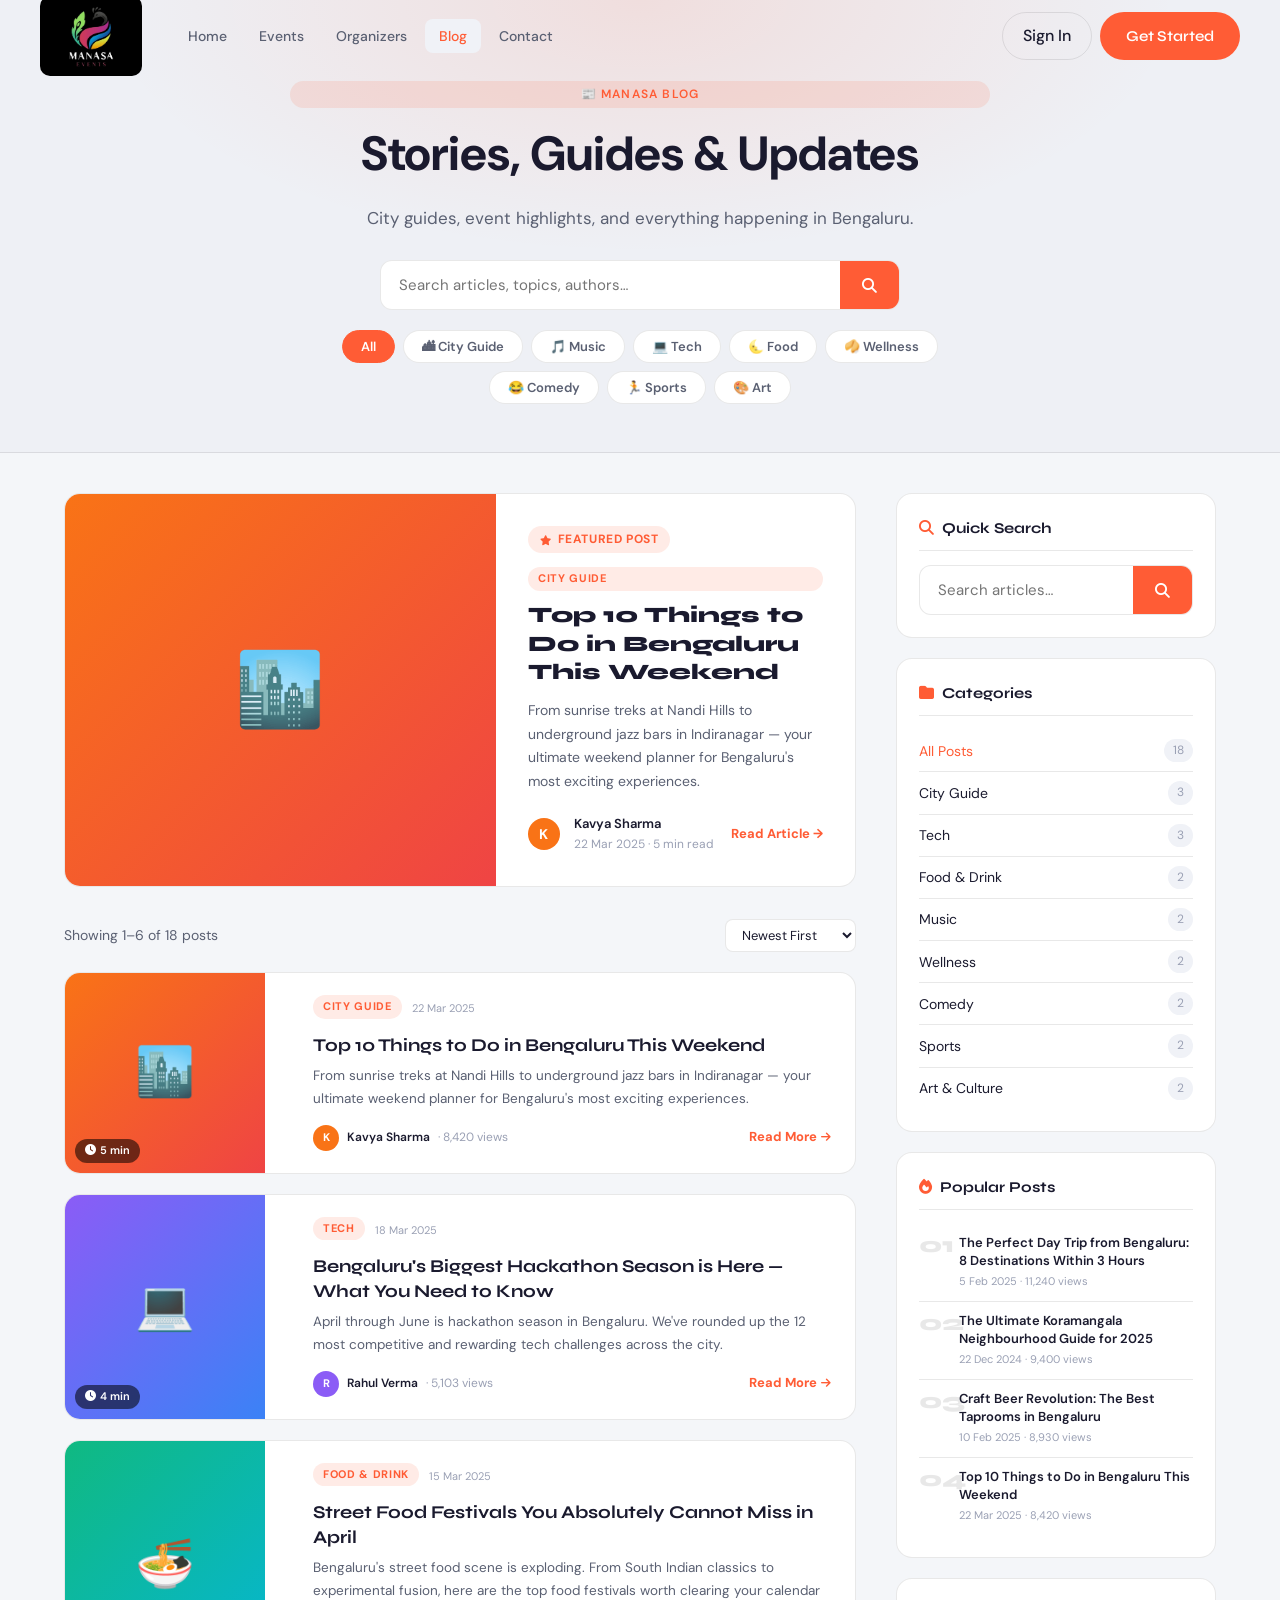
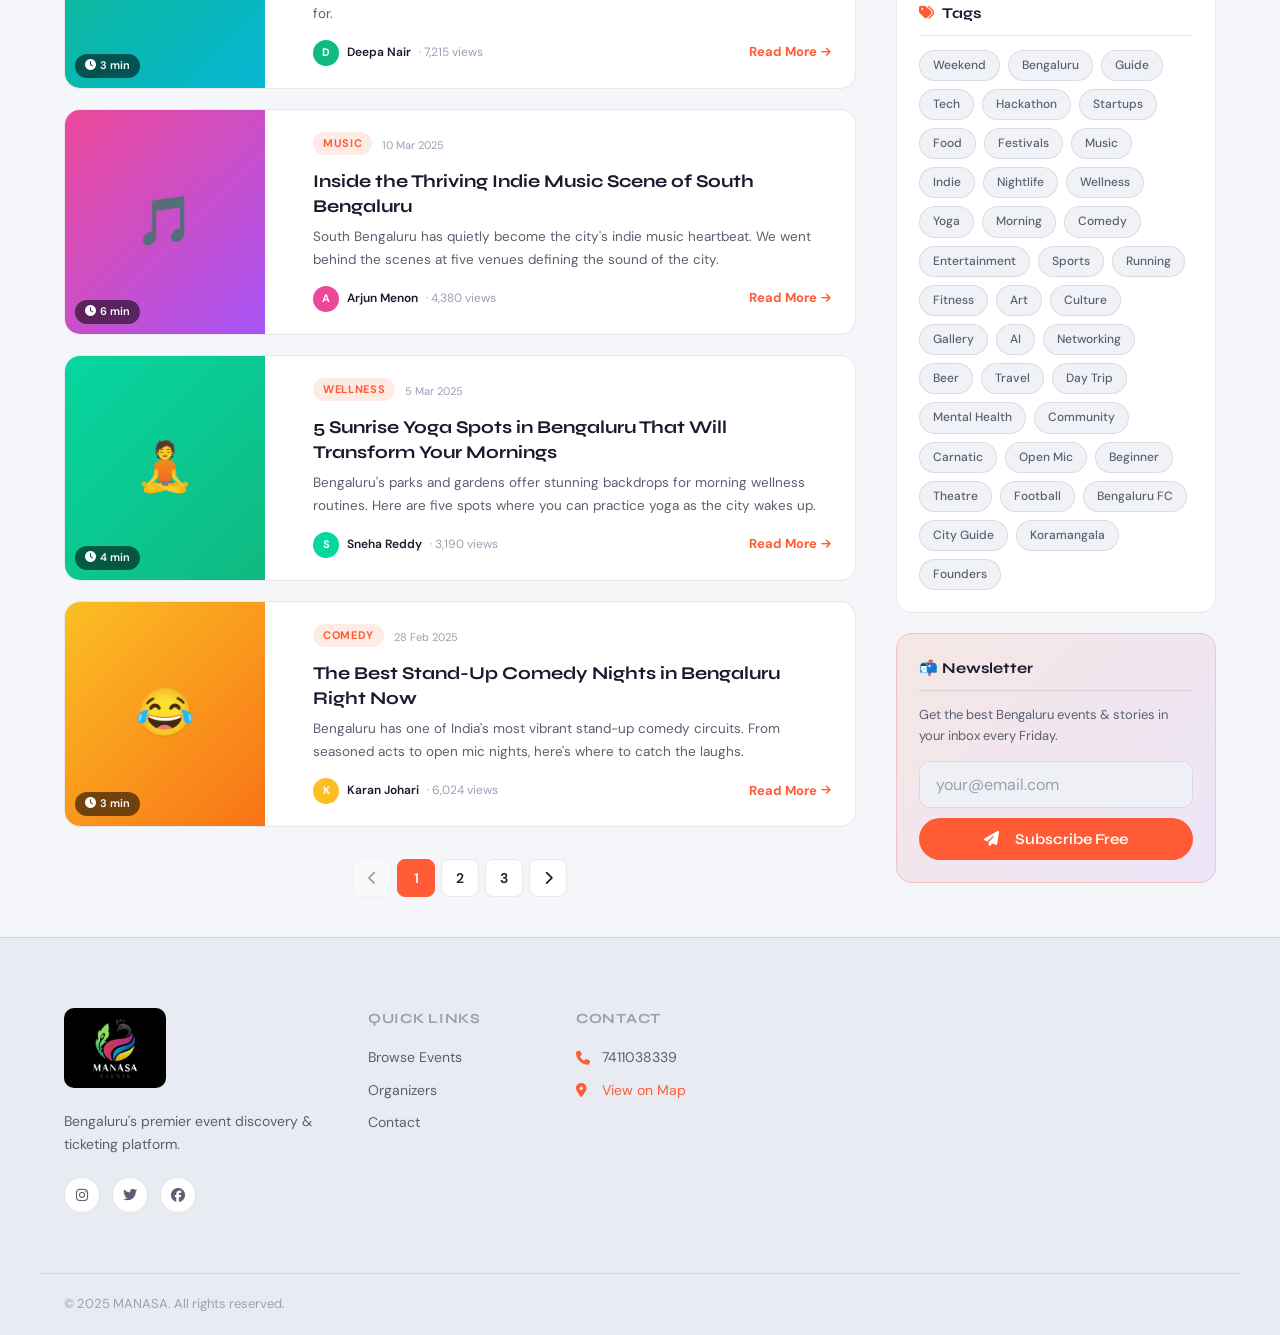
<file: blog.html>
<!DOCTYPE html>
<html lang="en">
<head>
<meta charset="UTF-8">
<meta name="viewport" content="width=device-width, initial-scale=1.0">
<title>Blog – MANASA Events</title>
<link rel="stylesheet" href="style.css">
<link href="https://fonts.googleapis.com/css2?family=Syne:wght@400;600;700;800&family=DM+Sans:ital,wght@0,300;0,400;0,500;1,400&display=swap" rel="stylesheet">
<link rel="stylesheet" href="https://cdnjs.cloudflare.com/ajax/libs/font-awesome/6.5.0/css/all.min.css">
<style>
.blog-hero{background:var(--bg2);border-bottom:1px solid var(--border);padding:80px 24px 48px;text-align:center;position:relative;overflow:hidden}
.blog-hero::before{content:'';position:absolute;inset:0;background:radial-gradient(ellipse 60% 80% at 50% 0%,rgba(255,92,53,.12) 0%,transparent 70%);pointer-events:none}
.blog-hero-inner{position:relative;z-index:1;max-width:700px;margin:0 auto}
.blog-hero-inner h1{font-size:clamp(28px,5vw,48px);margin-bottom:12px}
.blog-hero-inner p{color:var(--text-muted);font-size:17px;margin-bottom:28px}
.blog-search-bar{display:flex;background:var(--surface);border:1.5px solid var(--border);border-radius:12px;overflow:hidden;max-width:520px;margin:0 auto;transition:border-color .2s}
.blog-search-bar:focus-within{border-color:var(--accent)}
.blog-search-bar input{flex:1;background:none;border:none;padding:14px 18px;color:var(--text);font-family:var(--font-body);font-size:15px;outline:none}
.blog-search-bar button{background:var(--accent);border:none;color:#fff;padding:0 22px;cursor:pointer;font-size:15px;transition:background .2s}
.blog-search-bar button:hover{background:#e0451f}
.blog-cat-tabs{display:flex;gap:8px;flex-wrap:wrap;justify-content:center;margin-top:20px}
.blog-cat-tab{padding:7px 18px;border-radius:50px;border:1.5px solid var(--border);background:var(--surface);color:var(--text-muted);font-size:13px;font-weight:600;cursor:pointer;transition:all .2s;font-family:var(--font-body)}
.blog-cat-tab:hover,.blog-cat-tab.active{background:var(--accent);border-color:var(--accent);color:#fff}
.blog-page-layout{max-width:1200px;margin:0 auto;padding:40px 24px;display:grid;grid-template-columns:1fr 320px;gap:40px;align-items:start}
.blog-featured{background:var(--surface);border:1px solid var(--border);border-radius:var(--radius);overflow:hidden;margin-bottom:32px;display:grid;grid-template-columns:1.2fr 1fr;cursor:pointer;transition:transform .25s,box-shadow .25s;text-decoration:none;color:inherit}
.blog-featured:hover{transform:translateY(-3px);box-shadow:0 16px 48px rgba(0,0,0,.25)}
.blog-featured-img{min-height:300px;display:flex;align-items:center;justify-content:center;font-size:72px}
.blog-featured-body{padding:32px;display:flex;flex-direction:column;justify-content:center}
.blog-featured-badge{display:inline-flex;align-items:center;gap:6px;background:rgba(255,92,53,.12);color:var(--accent);border-radius:50px;padding:4px 12px;font-size:12px;font-weight:700;text-transform:uppercase;letter-spacing:.05em;margin-bottom:14px;width:fit-content}
.blog-featured-body h2{font-family:var(--font-display);font-size:22px;font-weight:800;line-height:1.3;margin-bottom:12px}
.blog-featured-body p{color:var(--text-muted);font-size:14px;line-height:1.7;margin-bottom:20px}
.blog-featured-meta{display:flex;gap:14px;align-items:center;flex-wrap:wrap}
.author-av{width:32px;height:32px;border-radius:50%;display:flex;align-items:center;justify-content:center;font-size:14px;font-weight:700;color:#fff;flex-shrink:0}
.author-name{font-size:13px;font-weight:600}
.date-read{font-size:12px;color:var(--text-dim)}
.blog-results-info{display:flex;align-items:center;justify-content:space-between;margin-bottom:20px;flex-wrap:wrap;gap:8px}
.blog-results-info span{font-size:14px;color:var(--text-muted)}
.blog-sort-select{background:var(--surface);border:1px solid var(--border);color:var(--text);border-radius:8px;padding:6px 12px;font-size:13px;font-family:var(--font-body);cursor:pointer;outline:none}
.blog-main-list{display:flex;flex-direction:column;gap:20px}
.blog-list-card{background:var(--surface);border:1px solid var(--border);border-radius:var(--radius);overflow:hidden;display:flex;cursor:pointer;transition:transform .25s,box-shadow .25s;text-decoration:none;color:inherit}
.blog-list-card:hover{transform:translateY(-2px);box-shadow:0 10px 32px rgba(0,0,0,.2)}
.blog-list-img{width:200px;min-height:160px;flex-shrink:0;display:flex;align-items:center;justify-content:center;font-size:48px;position:relative}
.read-time-badge{position:absolute;bottom:10px;left:10px;background:rgba(0,0,0,.55);backdrop-filter:blur(4px);color:#fff;border-radius:50px;font-size:11px;font-weight:600;padding:3px 10px}
.blog-list-body{padding:22px 24px;flex:1;display:flex;flex-direction:column}
.blog-list-body .top-row{display:flex;align-items:center;gap:10px;margin-bottom:10px;flex-wrap:wrap}
.blog-cat-sm{font-size:11px;font-weight:700;text-transform:uppercase;letter-spacing:.06em;padding:3px 10px;border-radius:50px;background:rgba(255,92,53,.12);color:var(--accent)}
.blog-list-body h3{font-family:var(--font-display);font-size:18px;font-weight:700;margin-bottom:8px;line-height:1.35}
.blog-list-body p{color:var(--text-muted);font-size:13.5px;line-height:1.7;flex:1;margin-bottom:14px}
.blog-list-footer{display:flex;align-items:center;justify-content:space-between;flex-wrap:wrap;gap:8px}
.blog-meta{font-size:12px;color:var(--text-dim)}
.blog-read-more{font-size:13px;color:var(--accent);font-weight:700;display:flex;align-items:center;gap:4px;transition:gap .2s}
.blog-list-card:hover .blog-read-more{gap:8px}
.blog-empty{text-align:center;padding:60px 20px;color:var(--text-muted)}
.blog-empty i{font-size:40px;color:var(--text-dim);margin-bottom:14px;display:block}
.blog-empty h3{font-family:var(--font-display);margin-bottom:8px}
.blog-sidebar{position:sticky;top:90px;display:flex;flex-direction:column;gap:20px}
.sidebar-panel{background:var(--surface);border:1px solid var(--border);border-radius:var(--radius);padding:22px}
.sidebar-panel h4{font-family:var(--font-display);font-size:15px;font-weight:700;margin-bottom:14px;padding-bottom:10px;border-bottom:1px solid var(--border)}
.sidebar-cat-item{display:flex;justify-content:space-between;align-items:center;padding:9px 0;border-bottom:1px solid var(--border);cursor:pointer;font-size:14px;transition:color .15s}
.sidebar-cat-item:last-child{border-bottom:none}
.sidebar-cat-item:hover,.sidebar-cat-item.active{color:var(--accent)}
.sidebar-cat-count{font-size:12px;color:var(--text-dim);background:var(--surface2);padding:2px 9px;border-radius:50px}
.popular-post{display:flex;gap:12px;align-items:flex-start;padding:10px 0;border-bottom:1px solid var(--border);cursor:pointer;transition:transform .2s;text-decoration:none;color:inherit}
.popular-post:last-child{border-bottom:none}
.popular-post:hover{transform:translateX(3px)}
.popular-post-num{font-family:var(--font-display);font-size:22px;font-weight:800;color:var(--border);line-height:1;flex-shrink:0;width:28px}
.popular-post-title{font-size:13px;font-weight:600;line-height:1.4;margin-bottom:3px}
.popular-post-meta{font-size:11px;color:var(--text-dim)}
.tag-cloud{display:flex;flex-wrap:wrap;gap:8px}
.tag{padding:5px 13px;background:var(--surface2);border:1px solid var(--border);border-radius:50px;font-size:12px;font-weight:500;cursor:pointer;transition:all .18s;color:var(--text-muted)}
.tag:hover,.tag.active{background:var(--accent);border-color:var(--accent);color:#fff}
.newsletter-panel{background:linear-gradient(135deg,rgba(255,92,53,.1),rgba(168,85,247,.1));border-color:rgba(255,92,53,.25)!important}
.pagination{display:flex;gap:6px;justify-content:center;margin-top:32px;flex-wrap:wrap}
.page-btn{width:38px;height:38px;border-radius:8px;border:1px solid var(--border);background:var(--surface);color:var(--text);font-size:14px;font-weight:600;cursor:pointer;transition:all .18s;font-family:var(--font-body);display:flex;align-items:center;justify-content:center}
.page-btn:hover{border-color:var(--accent);color:var(--accent)}
.page-btn.active{background:var(--accent);border-color:var(--accent);color:#fff}
.page-btn:disabled{opacity:.4;cursor:not-allowed}
@media(max-width:900px){.blog-page-layout{grid-template-columns:1fr}.blog-sidebar{position:static}.blog-featured{grid-template-columns:1fr}.blog-featured-img{min-height:200px}}
@media(max-width:640px){.blog-list-card{flex-direction:column}.blog-list-img{width:100%;min-height:140px}}
</style>
</head>
<body>

<nav class="navbar scrolled" id="navbar">
  <div class="nav-inner">
    <a href="index.html" class="logo logo-img-wrap"><img src="logo2.jpeg" alt="MANASA Events" class="nav-logo-img"></a>
    <ul class="nav-links">
      <li><a href="index.html">Home</a></li>
      <li><a href="events.html">Events</a></li>
      <li><a href="organizer.html">Organizers</a></li>
      <li><a href="blog.html" class="active">Blog</a></li>
      <li><a href="contact.html">Contact</a></li>
    </ul>
    <div class="nav-actions">
      <a href="login.html" class="btn-ghost">Sign In</a>
      <a href="login.html" class="btn-primary">Get Started</a>
    </div>
    <button class="hamburger" id="hamburger"><i class="fas fa-bars"></i></button>
  </div>
  <div class="mobile-menu" id="mobileMenu">
    <a href="index.html">Home</a>
    <a href="events.html">Events</a>
    <a href="organizer.html">Organizers</a>
    <a href="blog.html">Blog</a>
    <a href="contact.html">Contact</a>
    <a href="login.html" class="btn-primary" style="display:inline-block;margin-top:12px">Get Started</a>
  </div>
</nav>

<div class="blog-hero">
  <div class="blog-hero-inner">
    <div class="section-tag">&#128240; MANASA Blog</div>
    <h1>Stories, Guides &amp; Updates</h1>
    <p>City guides, event highlights, and everything happening in Bengaluru.</p>
    <div class="blog-search-bar">
      <input type="text" placeholder="Search articles, topics, authors&#8230;" id="blogSearchInput" oninput="onSearchInput()">
      <button onclick="runSearch()"><i class="fas fa-search"></i></button>
    </div>
    <div class="blog-cat-tabs" id="catTabs">
      <button class="blog-cat-tab active" data-cat="all" onclick="selectCat('all',this)">All</button>
      <button class="blog-cat-tab" data-cat="City Guide" onclick="selectCat('City Guide',this)">&#127961; City Guide</button>
      <button class="blog-cat-tab" data-cat="Music" onclick="selectCat('Music',this)">&#127925; Music</button>
      <button class="blog-cat-tab" data-cat="Tech" onclick="selectCat('Tech',this)">&#128187; Tech</button>
      <button class="blog-cat-tab" data-cat="Food &amp; Drink" onclick="selectCat('Food &amp; Drink',this)">&#127772; Food</button>
      <button class="blog-cat-tab" data-cat="Wellness" onclick="selectCat('Wellness',this)">&#129376; Wellness</button>
      <button class="blog-cat-tab" data-cat="Comedy" onclick="selectCat('Comedy',this)">&#128514; Comedy</button>
      <button class="blog-cat-tab" data-cat="Sports" onclick="selectCat('Sports',this)">&#127939; Sports</button>
      <button class="blog-cat-tab" data-cat="Art &amp; Culture" onclick="selectCat('Art &amp; Culture',this)">&#127912; Art</button>
    </div>
  </div>
</div>

<div class="blog-page-layout">
  <main>
    <div id="featuredPost"></div>
    <div class="blog-results-info">
      <span id="blogResultsInfo">Showing all posts</span>
      <select class="blog-sort-select" id="blogSort" onchange="applyBlogFilters()">
        <option value="newest">Newest First</option>
        <option value="oldest">Oldest First</option>
        <option value="popular">Most Popular</option>
        <option value="read-short">Shortest Read</option>
      </select>
    </div>
    <div class="blog-main-list" id="blogList"></div>
    <div class="pagination" id="blogPagination"></div>
  </main>

  <aside class="blog-sidebar">
    <div class="sidebar-panel">
      <h4><i class="fas fa-search" style="color:var(--accent);margin-right:8px"></i>Quick Search</h4>
      <div class="blog-search-bar" style="margin:0;max-width:100%">
        <input type="text" placeholder="Search articles&#8230;" id="sidebarSearch" oninput="syncSearch('sidebarSearch')">
        <button onclick="runSearch()"><i class="fas fa-search"></i></button>
      </div>
    </div>
    <div class="sidebar-panel">
      <h4><i class="fas fa-folder" style="color:var(--accent);margin-right:8px"></i>Categories</h4>
      <div id="sidebarCats"></div>
    </div>
    <div class="sidebar-panel">
      <h4><i class="fas fa-fire" style="color:var(--accent);margin-right:8px"></i>Popular Posts</h4>
      <div id="popularPosts"></div>
    </div>
    <div class="sidebar-panel">
      <h4><i class="fas fa-tags" style="color:var(--accent);margin-right:8px"></i>Tags</h4>
      <div class="tag-cloud" id="tagCloud"></div>
    </div>
    <div class="sidebar-panel newsletter-panel">
      <h4>&#128236; Newsletter</h4>
      <p style="font-size:13px;color:var(--text-muted);margin-bottom:14px;line-height:1.6">Get the best Bengaluru events &amp; stories in your inbox every Friday.</p>
      <input type="email" class="form-input" placeholder="your@email.com" id="newsletterEmail" style="margin-bottom:10px;width:100%;box-sizing:border-box">
      <button class="btn-primary" style="width:100%;justify-content:center" onclick="subscribeNewsletter()">
        <i class="fas fa-paper-plane" style="margin-right:8px"></i>Subscribe Free
      </button>
    </div>
  </aside>
</div>

<footer class="footer">
  <div class="footer-inner">
    <div class="footer-brand">
      <a href="index.html" class="logo logo-img-wrap"><img src="logo2.jpeg" alt="MANASA Events" class="nav-logo-img"></a>
      <p>Bengaluru's premier event discovery &amp; ticketing platform.</p>
      <div class="footer-social">
        <a href="#"><i class="fab fa-instagram"></i></a>
        <a href="#"><i class="fab fa-twitter"></i></a>
        <a href="#"><i class="fab fa-facebook"></i></a>
      </div>
    </div>
    <div class="footer-links">
      <h4>Quick Links</h4>
      <a href="events.html">Browse Events</a>
      <a href="organizer.html">Organizers</a>
      <a href="contact.html">Contact</a>
    </div>
    <div class="footer-contact">
      <h4>Contact</h4>
      <p><i class="fas fa-phone"></i> 7411038339</p>
      <p><i class="fas fa-map-marker-alt"></i> <a href="https://share.google/alKB1wMb4D0Hpw6tw" target="_blank">View on Map</a></p>
    </div>
  </div>
  <div class="footer-bottom"><p>&copy; 2025 MANASA. All rights reserved.</p></div>
</footer>

<script src="app.js"></script>
<script>
var BLOG_POSTS=[
  {id:1,featured:true,cat:"City Guide",title:"Top 10 Things to Do in Bengaluru This Weekend",excerpt:"From sunrise treks at Nandi Hills to underground jazz bars in Indiranagar — your ultimate weekend planner for Bengaluru's most exciting experiences.",date:"2025-03-22",read:5,views:8420,emoji:"🏙️",gradient:"linear-gradient(135deg,#f97316,#ef4444)",author:"Kavya Sharma",authorBg:"#f97316",tags:["Weekend","Bengaluru","Guide"]},
  {id:2,cat:"Tech",title:"Bengaluru's Biggest Hackathon Season is Here — What You Need to Know",excerpt:"April through June is hackathon season in Bengaluru. We've rounded up the 12 most competitive and rewarding tech challenges across the city.",date:"2025-03-18",read:4,views:5103,emoji:"💻",gradient:"linear-gradient(135deg,#8b5cf6,#3b82f6)",author:"Rahul Verma",authorBg:"#8b5cf6",tags:["Tech","Hackathon","Startups"]},
  {id:3,cat:"Food & Drink",title:"Street Food Festivals You Absolutely Cannot Miss in April",excerpt:"Bengaluru's street food scene is exploding. From South Indian classics to experimental fusion, here are the top food festivals worth clearing your calendar for.",date:"2025-03-15",read:3,views:7215,emoji:"🍜",gradient:"linear-gradient(135deg,#10b981,#06b6d4)",author:"Deepa Nair",authorBg:"#10b981",tags:["Food","Festivals","Bengaluru"]},
  {id:4,cat:"Music",title:"Inside the Thriving Indie Music Scene of South Bengaluru",excerpt:"South Bengaluru has quietly become the city's indie music heartbeat. We went behind the scenes at five venues defining the sound of the city.",date:"2025-03-10",read:6,views:4380,emoji:"🎵",gradient:"linear-gradient(135deg,#ec4899,#a855f7)",author:"Arjun Menon",authorBg:"#ec4899",tags:["Music","Indie","Nightlife"]},
  {id:5,cat:"Wellness",title:"5 Sunrise Yoga Spots in Bengaluru That Will Transform Your Mornings",excerpt:"Bengaluru's parks and gardens offer stunning backdrops for morning wellness routines. Here are five spots where you can practice yoga as the city wakes up.",date:"2025-03-05",read:4,views:3190,emoji:"🧘",gradient:"linear-gradient(135deg,#06d6a0,#10b981)",author:"Sneha Reddy",authorBg:"#06d6a0",tags:["Wellness","Yoga","Morning"]},
  {id:6,cat:"Comedy",title:"The Best Stand-Up Comedy Nights in Bengaluru Right Now",excerpt:"Bengaluru has one of India's most vibrant stand-up comedy circuits. From seasoned acts to open mic nights, here's where to catch the laughs.",date:"2025-02-28",read:3,views:6024,emoji:"😂",gradient:"linear-gradient(135deg,#fbbf24,#f97316)",author:"Karan Johari",authorBg:"#fbbf24",tags:["Comedy","Nightlife","Entertainment"]},
  {id:7,cat:"Sports",title:"The Complete Guide to Running Events in Bengaluru 2025",excerpt:"From 5K fun runs to full marathons — Bengaluru has become India's running capital. Here's your complete guide to every race happening this year.",date:"2025-02-22",read:7,views:5801,emoji:"🏃",gradient:"linear-gradient(135deg,#ef4444,#f97316)",author:"Vikram Das",authorBg:"#ef4444",tags:["Sports","Running","Fitness"]},
  {id:8,cat:"Art & Culture",title:"Bengaluru's Hidden Art Galleries Worth Your Weekend",excerpt:"Beyond the mainstream exhibitions, Bengaluru hides dozens of intimate galleries and artist studios. We explored the city's underground art scene so you don't have to.",date:"2025-02-18",read:5,views:2870,emoji:"🎨",gradient:"linear-gradient(135deg,#a855f7,#6366f1)",author:"Ananya Krishnan",authorBg:"#a855f7",tags:["Art","Culture","Gallery"]},
  {id:9,cat:"Tech",title:"AI & ML Meetups in Bengaluru: Where to Network in 2025",excerpt:"The Silicon Valley of India has a thriving AI community. Here's where the smartest minds in machine learning meet, debate, and collaborate every month.",date:"2025-02-14",read:5,views:4950,emoji:"🤖",gradient:"linear-gradient(135deg,#6366f1,#8b5cf6)",author:"Rahul Verma",authorBg:"#6366f1",tags:["AI","Tech","Networking"]},
  {id:10,cat:"Food & Drink",title:"Craft Beer Revolution: The Best Taprooms in Bengaluru",excerpt:"Bengaluru's craft beer scene has exploded in the last three years. We visited 15 taprooms and ranked the best ones for your next evening out.",date:"2025-02-10",read:4,views:8930,emoji:"🍺",gradient:"linear-gradient(135deg,#f59e0b,#ef4444)",author:"Siddharth Kumar",authorBg:"#f59e0b",tags:["Food","Beer","Nightlife"]},
  {id:11,cat:"City Guide",title:"The Perfect Day Trip from Bengaluru: 8 Destinations Within 3 Hours",excerpt:"Escape the city without a week off. These eight destinations are close enough for a day trip but feel worlds away from Bengaluru's hustle.",date:"2025-02-05",read:6,views:11240,emoji:"🗺️",gradient:"linear-gradient(135deg,#0ea5e9,#3b82f6)",author:"Kavya Sharma",authorBg:"#0ea5e9",tags:["Travel","Day Trip","Bengaluru"]},
  {id:12,cat:"Wellness",title:"Mental Wellness Events and Communities Growing in Bengaluru",excerpt:"A quiet revolution in mental health awareness is happening in Bengaluru's event spaces — from mindfulness workshops to peer support circles.",date:"2025-01-28",read:5,views:3410,emoji:"💚",gradient:"linear-gradient(135deg,#10b981,#6366f1)",author:"Meena Pillai",authorBg:"#10b981",tags:["Wellness","Mental Health","Community"]},
  {id:13,cat:"Music",title:"Carnatic to EDM: How Bengaluru Bridges Classical and Contemporary",excerpt:"No city in India has a music scene as eclectic as Bengaluru. We trace how the city seamlessly bridges Carnatic traditions with electronic beats and indie rock.",date:"2025-01-20",read:8,views:2950,emoji:"🎶",gradient:"linear-gradient(135deg,#dc2626,#f59e0b)",author:"Arjun Menon",authorBg:"#dc2626",tags:["Music","Carnatic","Culture"]},
  {id:14,cat:"Comedy",title:"Open Mic Night Guide: How to Find (and Crush) Your First Set",excerpt:"Thinking about getting on stage? Bengaluru's open mic circuit is one of the most welcoming in the country. Here's everything you need to know.",date:"2025-01-15",read:4,views:4210,emoji:"🎤",gradient:"linear-gradient(135deg,#fbbf24,#ec4899)",author:"Karan Johari",authorBg:"#ec4899",tags:["Comedy","Open Mic","Beginner"]},
  {id:15,cat:"Art & Culture",title:"Bengaluru Theatre Revival: Shows You Must Watch This Quarter",excerpt:"Bengaluru's theatre scene is experiencing a golden age. From experimental performances to classic adaptations, these are the productions lighting up city stages.",date:"2025-01-08",read:5,views:1980,emoji:"🎭",gradient:"linear-gradient(135deg,#8b5cf6,#ec4899)",author:"Ananya Krishnan",authorBg:"#8b5cf6",tags:["Theatre","Art","Culture"]},
  {id:16,cat:"Sports",title:"Bengaluru FC Season Review & What's Next for the Club",excerpt:"Another rollercoaster ISL season for Bengaluru FC. We break down the highs, the lows, and what fans can expect in the next campaign.",date:"2024-12-30",read:7,views:6750,emoji:"⚽",gradient:"linear-gradient(135deg,#3b82f6,#0ea5e9)",author:"Vikram Das",authorBg:"#3b82f6",tags:["Sports","Football","Bengaluru FC"]},
  {id:17,cat:"City Guide",title:"The Ultimate Koramangala Neighbourhood Guide for 2025",excerpt:"Koramangala is Bengaluru's most dynamic neighbourhood. Startups, cafes, live music, rooftop bars — here's everything worth knowing about the city's beating heart.",date:"2024-12-22",read:6,views:9400,emoji:"🌆",gradient:"linear-gradient(135deg,#f97316,#a855f7)",author:"Kavya Sharma",authorBg:"#a855f7",tags:["City Guide","Koramangala","Bengaluru"]},
  {id:18,cat:"Tech",title:"From Startup to Unicorn: Bengaluru's Founder Stories of 2024",excerpt:"2024 was a landmark year for Bengaluru's startup ecosystem. We sat down with five founders who made the leap from garage to global stage.",date:"2024-12-15",read:9,views:7200,emoji:"🚀",gradient:"linear-gradient(135deg,#6366f1,#10b981)",author:"Rahul Verma",authorBg:"#6366f1",tags:["Tech","Startups","Founders"]}
];

var POSTS_PER_PAGE=6,currentPage=1,activeCategory='all',searchQuery='',filteredPosts=[];

function getCatCounts(){var c={};BLOG_POSTS.forEach(function(p){c[p.cat]=(c[p.cat]||0)+1;});return c;}

function applyBlogFilters(){
  var s=document.getElementById('blogSort').value;
  filteredPosts=BLOG_POSTS.filter(function(p){
    var matchCat=activeCategory==='all'||p.cat===activeCategory;
    var q=searchQuery.toLowerCase().trim();
    var matchQ=!q||p.title.toLowerCase().includes(q)||p.excerpt.toLowerCase().includes(q)||p.cat.toLowerCase().includes(q)||p.author.toLowerCase().includes(q)||(p.tags||[]).some(function(t){return t.toLowerCase().includes(q);});
    return matchCat&&matchQ;
  });
  if(s==='newest')filteredPosts.sort(function(a,b){return new Date(b.date)-new Date(a.date);});
  else if(s==='oldest')filteredPosts.sort(function(a,b){return new Date(a.date)-new Date(b.date);});
  else if(s==='popular')filteredPosts.sort(function(a,b){return b.views-a.views;});
  else if(s==='read-short')filteredPosts.sort(function(a,b){return a.read-b.read;});
  currentPage=1;
  renderBlog();
}

function renderBlog(){renderFeatured();renderList();renderPagination();updateResultsInfo();}

function renderFeatured(){
  var fp=document.getElementById('featuredPost');
  if(activeCategory!=='all'||searchQuery||currentPage>1){fp.innerHTML='';return;}
  var f=BLOG_POSTS.find(function(p){return p.featured;});
  if(!f){fp.innerHTML='';return;}
  fp.innerHTML='<a class="blog-featured" href="blog-detail.html?id='+f.id+'">'
    +'<div class="blog-featured-img" style="background:'+f.gradient+'">'+f.emoji+'</div>'
    +'<div class="blog-featured-body">'
    +'<div class="blog-featured-badge"><i class="fas fa-star" style="font-size:10px"></i> Featured Post</div>'
    +'<span class="blog-cat-sm" style="margin-bottom:10px;display:inline-block">'+f.cat+'</span>'
    +'<h2>'+f.title+'</h2>'
    +'<p>'+f.excerpt+'</p>'
    +'<div class="blog-featured-meta">'
    +'<div class="author-av" style="background:'+f.authorBg+'">'+f.author[0]+'</div>'
    +'<div><div class="author-name">'+f.author+'</div><div class="date-read">'+formatBlogDate(f.date)+' &middot; '+f.read+' min read</div></div>'
    +'<span style="margin-left:auto;color:var(--accent);font-weight:700;font-size:13px">Read Article &rarr;</span>'
    +'</div></div></a>';
}

function renderList(){
  var list=document.getElementById('blogList');
  var start=(currentPage-1)*POSTS_PER_PAGE;
  var page=filteredPosts.slice(start,start+POSTS_PER_PAGE);
  if(!filteredPosts.length){
    list.innerHTML='<div class="blog-empty"><i class="fas fa-search"></i><h3>No articles found</h3><p>Try a different search term or browse another category.</p><button class="btn-primary" style="margin-top:16px" onclick="clearBlogFilters()">Clear Filters</button></div>';
    return;
  }
  list.innerHTML=page.map(function(p){
    return '<a class="blog-list-card" href="blog-detail.html?id='+p.id+'">'
      +'<div class="blog-list-img" style="background:'+p.gradient+'">'+p.emoji
      +'<span class="read-time-badge"><i class="fas fa-clock" style="margin-right:4px"></i>'+p.read+' min</span></div>'
      +'<div class="blog-list-body">'
      +'<div class="top-row"><span class="blog-cat-sm">'+p.cat+'</span>'
      +'<span style="font-size:11px;color:var(--text-dim)">'+formatBlogDate(p.date)+'</span></div>'
      +'<h3>'+p.title+'</h3>'
      +'<p>'+p.excerpt+'</p>'
      +'<div class="blog-list-footer">'
      +'<div style="display:flex;align-items:center;gap:8px">'
      +'<div style="width:26px;height:26px;border-radius:50%;background:'+p.authorBg+';display:flex;align-items:center;justify-content:center;font-size:11px;font-weight:700;color:#fff">'+p.author[0]+'</div>'
      +'<span style="font-size:12px;font-weight:600">'+p.author+'</span>'
      +'<span class="blog-meta">&middot; '+p.views.toLocaleString('en-IN')+' views</span>'
      +'</div>'
      +'<span class="blog-read-more">Read More <i class="fas fa-arrow-right" style="font-size:11px"></i></span>'
      +'</div></div></a>';
  }).join('');
}

function renderPagination(){
  var total=Math.ceil(filteredPosts.length/POSTS_PER_PAGE);
  var pg=document.getElementById('blogPagination');
  if(total<=1){pg.innerHTML='';return;}
  var html='<button class="page-btn" onclick="goPage('+(currentPage-1)+')" '+(currentPage===1?'disabled':'')+'><i class="fas fa-chevron-left"></i></button>';
  for(var i=1;i<=total;i++){
    if(total>7&&i>2&&i<total-1&&Math.abs(i-currentPage)>1){
      if(i===3||i===total-2)html+='<button class="page-btn" disabled style="border:none;background:none">&hellip;</button>';
      continue;
    }
    html+='<button class="page-btn '+(i===currentPage?'active':'')+'" onclick="goPage('+i+')">'+i+'</button>';
  }
  html+='<button class="page-btn" onclick="goPage('+(currentPage+1)+')" '+(currentPage===total?'disabled':'')+'><i class="fas fa-chevron-right"></i></button>';
  pg.innerHTML=html;
}

function goPage(n){
  var total=Math.ceil(filteredPosts.length/POSTS_PER_PAGE);
  if(n<1||n>total)return;
  currentPage=n;renderBlog();
  window.scrollTo({top:0,behavior:'smooth'});
}

function updateResultsInfo(){
  var el=document.getElementById('blogResultsInfo');
  var total=filteredPosts.length;
  var start=(currentPage-1)*POSTS_PER_PAGE+1;
  var end=Math.min(currentPage*POSTS_PER_PAGE,total);
  if(!total)el.textContent='No posts found';
  else if(total<=POSTS_PER_PAGE)el.textContent='Showing '+total+' post'+(total!==1?'s':'');
  else el.textContent='Showing '+start+'–'+end+' of '+total+' posts';
}

function renderSidebarCats(){
  var counts=getCatCounts();
  var cats=Object.entries(counts).sort(function(a,b){return b[1]-a[1];});
  var el=document.getElementById('sidebarCats');
  var html='<div class="sidebar-cat-item '+(activeCategory==='all'?'active':'')+'" onclick="selectCat(\'all\')">'
    +'<span>All Posts</span><span class="sidebar-cat-count">'+BLOG_POSTS.length+'</span></div>';
  cats.forEach(function(c){
    html+='<div class="sidebar-cat-item '+(activeCategory===c[0]?'active':'')+'" onclick="selectCat(\''+c[0]+'\')">'
      +'<span>'+c[0]+'</span><span class="sidebar-cat-count">'+c[1]+'</span></div>';
  });
  el.innerHTML=html;
}

function renderPopularPosts(){
  var sorted=[].concat(BLOG_POSTS).sort(function(a,b){return b.views-a.views;}).slice(0,4);
  document.getElementById('popularPosts').innerHTML=sorted.map(function(p,i){
    return '<a class="popular-post" href="blog-detail.html?id='+p.id+'">'
      +'<div class="popular-post-num">0'+(i+1)+'</div>'
      +'<div><div class="popular-post-title">'+p.title+'</div>'
      +'<div class="popular-post-meta">'+formatBlogDate(p.date)+' &middot; '+p.views.toLocaleString('en-IN')+' views</div>'
      +'</div></a>';
  }).join('');
}

function renderTagCloud(){
  var allTags=[...new Set(BLOG_POSTS.flatMap(function(p){return p.tags||[];}))];
  document.getElementById('tagCloud').innerHTML=allTags.map(function(t){
    return '<span class="tag" onclick="searchByTag(\''+t+'\')">'+t+'</span>';
  }).join('');
}

function selectCat(cat,btn){
  activeCategory=cat;
  document.querySelectorAll('.blog-cat-tab').forEach(function(b){b.classList.toggle('active',b.dataset.cat===cat);});
  searchQuery='';
  document.getElementById('blogSearchInput').value='';
  document.getElementById('sidebarSearch').value='';
  renderSidebarCats();
  applyBlogFilters();
}

function onSearchInput(){
  searchQuery=document.getElementById('blogSearchInput').value;
  document.getElementById('sidebarSearch').value=searchQuery;
  activeCategory='all';
  document.querySelectorAll('.blog-cat-tab').forEach(function(b){b.classList.toggle('active',b.dataset.cat==='all');});
  renderSidebarCats();
  applyBlogFilters();
}

function syncSearch(sourceId){
  searchQuery=document.getElementById(sourceId).value;
  var otherId=sourceId==='blogSearchInput'?'sidebarSearch':'blogSearchInput';
  document.getElementById(otherId).value=searchQuery;
  activeCategory='all';
  document.querySelectorAll('.blog-cat-tab').forEach(function(b){b.classList.toggle('active',b.dataset.cat==='all');});
  renderSidebarCats();applyBlogFilters();
}

function runSearch(){
  searchQuery=document.getElementById('blogSearchInput').value||document.getElementById('sidebarSearch').value;
  activeCategory='all';
  document.querySelectorAll('.blog-cat-tab').forEach(function(b){b.classList.toggle('active',b.dataset.cat==='all');});
  renderSidebarCats();applyBlogFilters();
}

function searchByTag(tag){
  searchQuery=tag;
  document.getElementById('blogSearchInput').value=tag;
  document.getElementById('sidebarSearch').value=tag;
  activeCategory='all';
  document.querySelectorAll('.blog-cat-tab').forEach(function(b){b.classList.toggle('active',b.dataset.cat==='all');});
  document.querySelectorAll('.tag').forEach(function(t){t.classList.toggle('active',t.textContent===tag);});
  renderSidebarCats();applyBlogFilters();
}

function clearBlogFilters(){
  activeCategory='all';searchQuery='';
  document.getElementById('blogSearchInput').value='';
  document.getElementById('sidebarSearch').value='';
  document.querySelectorAll('.blog-cat-tab').forEach(function(b){b.classList.toggle('active',b.dataset.cat==='all');});
  document.querySelectorAll('.tag').forEach(function(t){t.classList.remove('active');});
  document.getElementById('blogSort').value='newest';
  renderSidebarCats();applyBlogFilters();
}

function formatBlogDate(d){return new Date(d).toLocaleDateString('en-IN',{day:'numeric',month:'short',year:'numeric'});}

function subscribeNewsletter(){
  var e=document.getElementById('newsletterEmail').value.trim();
  if(!e||!e.includes('@')){showToast('Please enter a valid email address');return;}
  showToast('Subscribed! See you in your inbox every Friday 📬');
  document.getElementById('newsletterEmail').value='';
}

document.addEventListener('DOMContentLoaded',function(){
  var params=new URLSearchParams(window.location.search);
  var catP=params.get('cat');var qP=params.get('q');
  if(catP)activeCategory=catP;
  if(qP){searchQuery=qP;document.getElementById('blogSearchInput').value=qP;}
  renderSidebarCats();renderPopularPosts();renderTagCloud();applyBlogFilters();
});
</script>
</body>
</html>
</file>
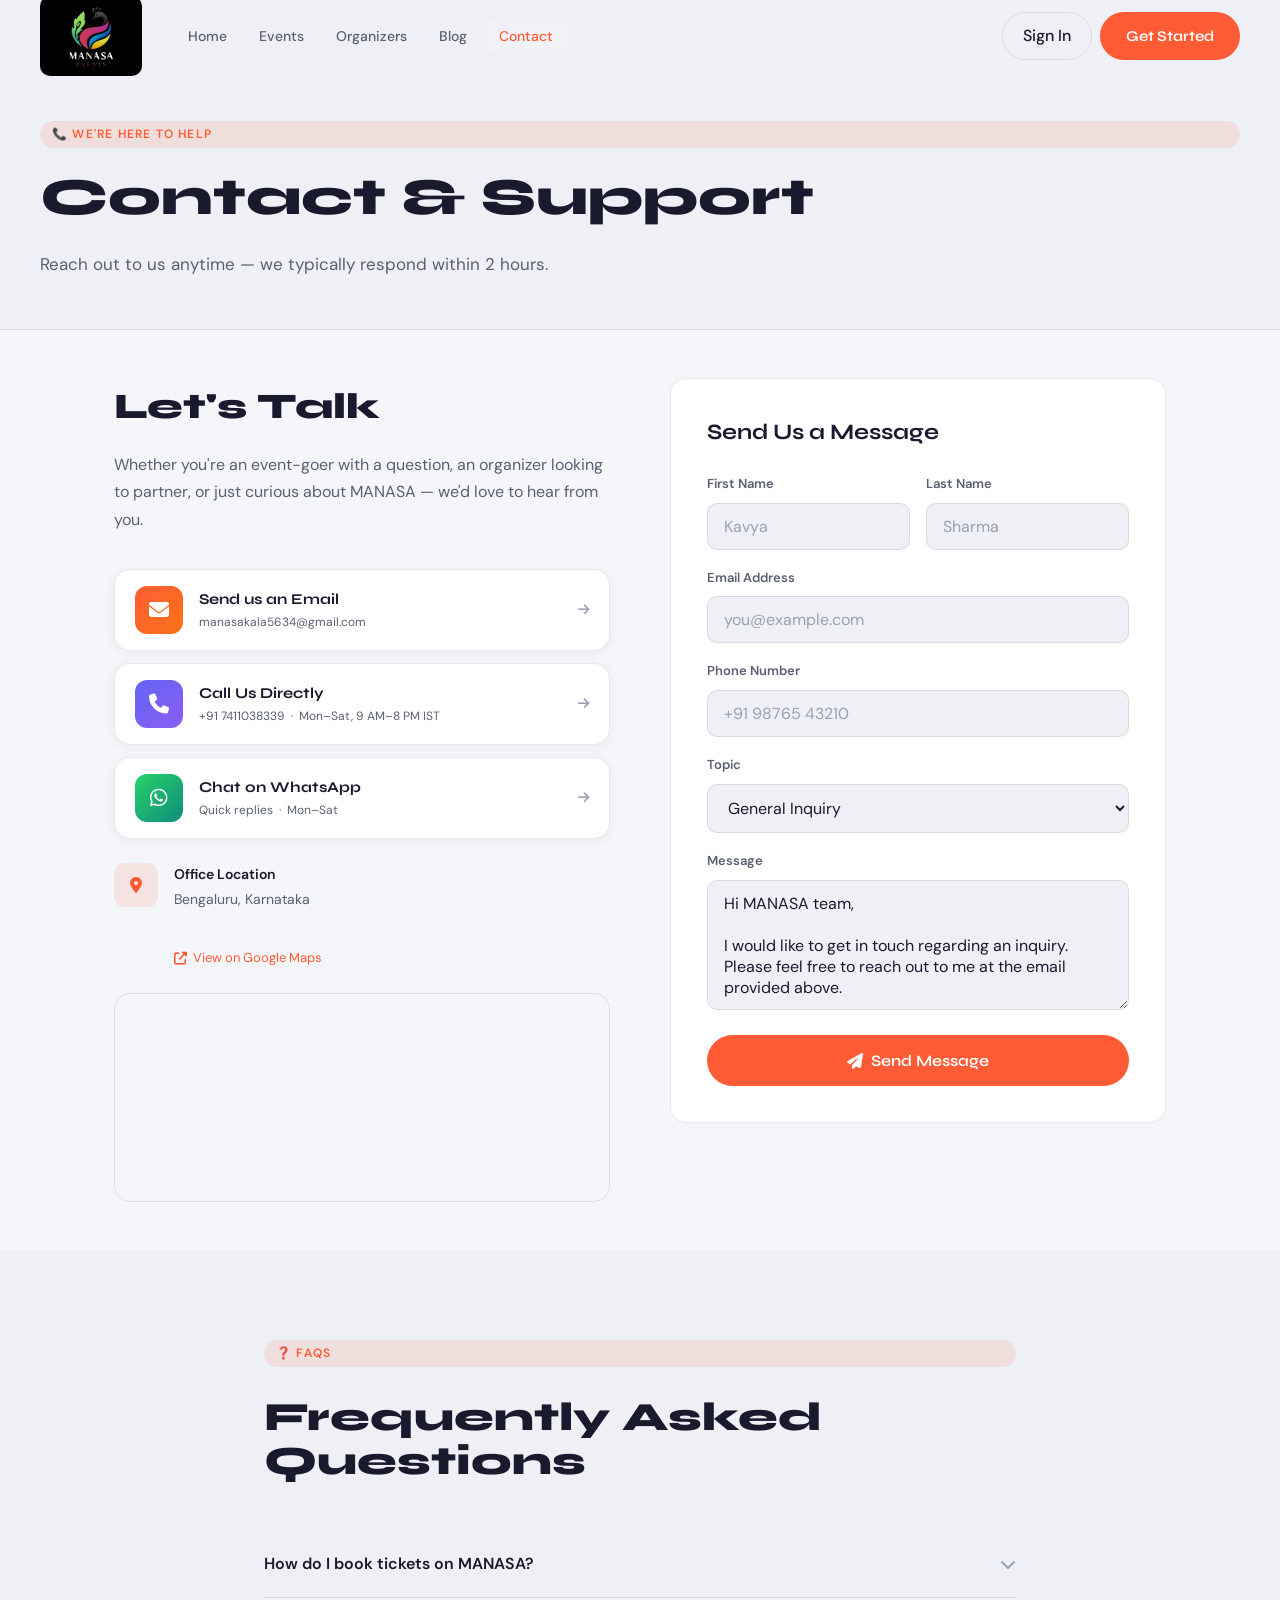
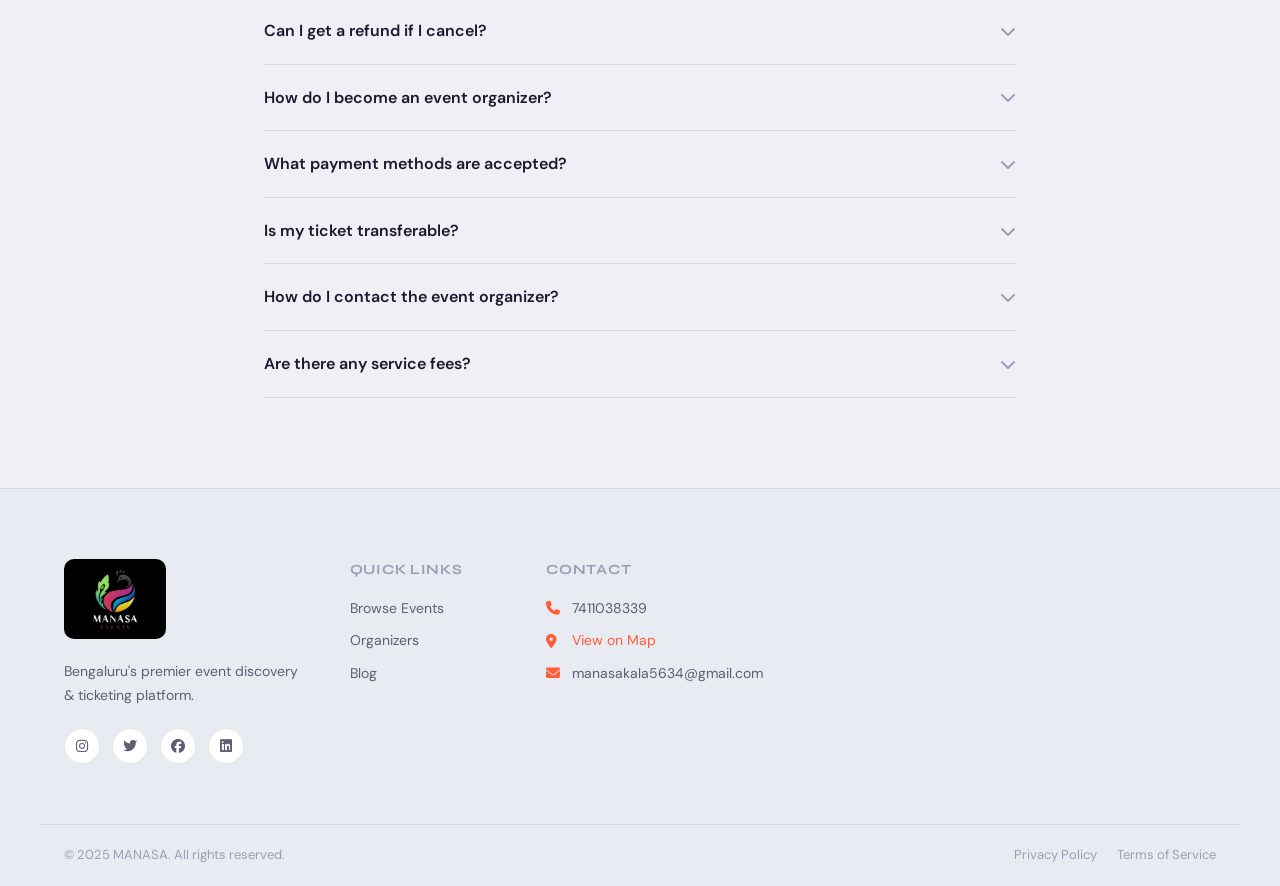
<file: contact.html>
<!DOCTYPE html>
<html lang="en">
<head>
<meta charset="UTF-8">
<meta name="viewport" content="width=device-width, initial-scale=1.0">
<title>Contact &amp; Support – MANASA</title>
<link rel="stylesheet" href="style.css">
<link href="https://fonts.googleapis.com/css2?family=Syne:wght@400;600;700;800&family=DM+Sans:ital,wght@0,300;0,400;0,500;1,400&display=swap" rel="stylesheet">
<link rel="stylesheet" href="https://cdnjs.cloudflare.com/ajax/libs/font-awesome/6.5.0/css/all.min.css">
</head>
<body>
<nav class="navbar scrolled" id="navbar">
  <div class="nav-inner">
    <a href="index.html" class="logo logo-img-wrap"><img src="logo2.jpeg" alt="MANASA Events" class="nav-logo-img"></a>
    <ul class="nav-links">
      <li><a href="index.html">Home</a></li>
      <li><a href="events.html">Events</a></li>
      <li><a href="organizer.html">Organizers</a></li>
      <li><a href="blog.html">Blog</a></li>
      <li><a href="contact.html" class="active">Contact</a></li>
    </ul>
    <div class="nav-actions">
      <a href="login.html" class="btn-ghost">Sign In</a>
      <a href="login.html" class="btn-primary">Get Started</a>
    </div>
    <button class="hamburger" id="hamburger"><i class="fas fa-bars"></i></button>
  </div>
  <div class="mobile-menu" id="mobileMenu">
    <a href="index.html">Home</a>
    <a href="events.html">Events</a>
    <a href="organizer.html">Organizers</a>
    <a href="blog.html">Blog</a>
    <a href="contact.html">Contact</a>
    <a href="login.html" class="btn-primary" style="display:inline-block;margin-top:12px">Get Started</a>
  </div>
</nav>

<div class="page-header">
  <div class="page-header-inner">
    <div class="section-tag">&#128222; We're here to help</div>
    <h1>Contact &amp; Support</h1>
    <p>Reach out to us anytime — we typically respond within 2 hours.</p>
  </div>
</div>

<div class="contact-layout">
  <!-- LEFT: Info -->
  <div class="contact-info">
    <h2>Let's Talk</h2>
    <p>Whether you're an event-goer with a question, an organizer looking to partner, or just curious about MANASA — we'd love to hear from you.</p>

    <!-- QUICK CONNECT BUTTONS -->
    <div style="display:flex;flex-direction:column;gap:12px;margin:24px 0">
      <div class="contact-btn-action contact-btn-email" onclick="openEmail()" role="link" tabindex="0" onkeypress="if(event.key==='Enter')openEmail()">
        <div class="cba-icon"><i class="fas fa-envelope"></i></div>
        <div class="cba-text">
          <span class="cba-label">Send us an Email</span>
          <span class="cba-sub">manasakala5634@gmail.com</span>
        </div>
        <i class="fas fa-arrow-right cba-arrow"></i>
      </div>
      <div class="contact-btn-action contact-btn-phone" onclick="openPhone()" role="link" tabindex="0" onkeypress="if(event.key==='Enter')openPhone()">
        <div class="cba-icon"><i class="fas fa-phone"></i></div>
        <div class="cba-text">
          <span class="cba-label">Call Us Directly</span>
          <span class="cba-sub">+91 7411038339 &nbsp;·&nbsp; Mon–Sat, 9 AM–8 PM IST</span>
        </div>
        <i class="fas fa-arrow-right cba-arrow"></i>
      </div>
      <div class="contact-btn-action contact-btn-whatsapp" onclick="openWhatsApp()" role="link" tabindex="0" onkeypress="if(event.key==='Enter')openWhatsApp()">
        <div class="cba-icon"><i class="fab fa-whatsapp"></i></div>
        <div class="cba-text">
          <span class="cba-label">Chat on WhatsApp</span>
          <span class="cba-sub">Quick replies &nbsp;·&nbsp; Mon–Sat</span>
        </div>
        <i class="fas fa-arrow-right cba-arrow"></i>
      </div>
    </div>

    <div class="contact-item">
      <div class="contact-icon"><i class="fas fa-map-marker-alt"></i></div>
      <div>
        <h4>Office Location</h4>
        <p>Bengaluru, Karnataka</p>
        <a href="https://share.google/alKB1wMb4D0Hpw6tw" target="_blank" style="font-size:13px;color:var(--accent);display:flex;align-items:center;gap:6px;margin-top:4px"><i class="fas fa-external-link-alt"></i> View on Google Maps</a>
      </div>
    </div>

    <div style="border-radius:var(--radius);overflow:hidden;border:1px solid var(--border);margin-top:12px">
      <iframe src="https://www.google.com/maps/embed?pb=!1m18!1m12!1m3!1d497695.0974759938!2d77.35073573299991!3d12.954517030611606!2m3!1f0!2f0!3f0!3m2!1i1024!2i768!4f13.1!3m3!1m2!1s0x3bae1670c9b44e6d%3A0xf8dfc3e8517e4fe0!2sBengaluru%2C+Karnataka!5e0!3m2!1sen!2sin!4v1690000000000"
        width="100%" height="200" style="border:0;" allowfullscreen="" loading="lazy"></iframe>
    </div>
  </div>

  <!-- RIGHT: Form -->
  <div>
    <div class="contact-form">
      <h3>Send Us a Message</h3>
      <div class="form-row">
        <div class="form-field">
          <label>First Name</label>
          <input class="form-input" placeholder="Kavya" id="cfFirst">
        </div>
        <div class="form-field">
          <label>Last Name</label>
          <input class="form-input" placeholder="Sharma" id="cfLast">
        </div>
      </div>
      <div class="form-field">
        <label>Email Address</label>
        <input type="email" class="form-input" placeholder="you@example.com" id="cfEmail">
      </div>
      <div class="form-field">
        <label>Phone Number</label>
        <input type="tel" class="form-input" placeholder="+91 98765 43210" id="cfPhone">
      </div>
      <div class="form-field">
        <label>Topic</label>
        <select class="filter-select form-input" id="cfTopic">
          <option>General Inquiry</option>
          <option>Booking Support</option>
          <option>Organizer Partnership</option>
          <option>Technical Issue</option>
          <option>Refund Request</option>
          <option>Other</option>
        </select>
      </div>
      <div class="form-field">
        <label>Message</label>
        <textarea class="form-textarea" id="cfMessage" style="min-height:130px">Hi MANASA team,

I would like to get in touch regarding an inquiry. Please feel free to reach out to me at the email provided above.

Looking forward to hearing from you!

Best regards,</textarea>
      </div>
      <button class="btn-primary" style="width:100%;justify-content:center;padding:16px;font-size:16px" onclick="submitContact()">
        <i class="fas fa-paper-plane"></i> Send Message
      </button>
    </div>
  </div>
</div>

<!-- FAQ SECTION -->
<section class="section" style="background:var(--bg2)">
  <div class="container" style="max-width:800px">
    <div class="section-header">
      <div class="section-tag">&#10067; FAQs</div>
      <h2>Frequently Asked Questions</h2>
    </div>
    <div id="faqList"></div>
  </div>
</section>

<footer class="footer">
  <div class="footer-inner">
    <div class="footer-brand">
      <a href="index.html" class="logo logo-img-wrap"><img src="logo2.jpeg" alt="MANASA Events" class="nav-logo-img"></a>
      <p>Bengaluru's premier event discovery &amp; ticketing platform.</p>
      <div class="footer-social">
        <a href="#"><i class="fab fa-instagram"></i></a>
        <a href="#"><i class="fab fa-twitter"></i></a>
        <a href="#"><i class="fab fa-facebook"></i></a>
        <a href="#"><i class="fab fa-linkedin"></i></a>
      </div>
    </div>
    <div class="footer-links">
      <h4>Quick Links</h4>
      <a href="events.html">Browse Events</a>
      <a href="organizer.html">Organizers</a>
      <a href="blog.html">Blog</a>
    </div>
    <div class="footer-contact">
      <h4>Contact</h4>
      <p><i class="fas fa-phone"></i> 7411038339</p>
      <p><i class="fas fa-map-marker-alt"></i><a href="https://share.google/alKB1wMb4D0Hpw6tw" target="_blank"> View on Map</a></p>
      <p><i class="fas fa-envelope"></i> manasakala5634@gmail.com</p>
    </div>
  </div>
  <div class="footer-bottom">
    <p>&copy; 2025 MANASA. All rights reserved.</p>
    <div class="footer-bottom-links">
      <a href="#">Privacy Policy</a>
      <a href="#">Terms of Service</a>
    </div>
  </div>
</footer>

<script src="app.js"></script>
<script>
var FAQS = [
  ['How do I book tickets on MANASA?', 'Simply browse or search for an event, click "Book Now" on the event page, choose your ticket quantity, and complete the payment. You\'ll receive a digital ticket with a QR code via email.'],
  ['Can I get a refund if I cancel?', 'Refund policies vary by event. Most events allow refunds up to 48 hours before the event. Check the individual event\'s refund policy on the event detail page.'],
  ['How do I become an event organizer?', 'Click "Get Started" or visit the Organizer Dashboard. You\'ll need to create an account, verify your identity, and then you can start creating events immediately.'],
  ['What payment methods are accepted?', 'We accept UPI (GPay, PhonePe, Paytm), credit/debit cards (Visa, Mastercard, RuPay), net banking, and popular digital wallets.'],
  ['Is my ticket transferable?', 'Most tickets are non-transferable unless the organizer has enabled ticket transfers. Check the event details or contact us for specific events.'],
  ['How do I contact the event organizer?', 'Each event detail page has an "Organizer Info" section. You can also reach MANASA support at 7411038339 for assistance.'],
  ['Are there any service fees?', 'MANASA charges a small platform fee (typically 2–5%) on paid events. This is shown clearly at checkout before you complete your booking.']
];

document.addEventListener('DOMContentLoaded', function() {
  document.getElementById('faqList').innerHTML = FAQS.map(function(faq) {
    return '<div class="faq-item" onclick="toggleFaq(this)">'
      + '<div class="faq-q">' + faq[0] + ' <i class="fas fa-chevron-down faq-chevron"></i></div>'
      + '<div class="faq-a">' + faq[1] + '</div>'
      + '</div>';
  }).join('');
});

function toggleFaq(el) {
  el.classList.toggle('open');
}

function openEmail() {
  window.location.href = 'mailto:manasakala5634@gmail.com';
  setTimeout(function() {
    // If mailto didn't open after 1s, copy to clipboard as fallback
  }, 1000);
}

function openPhone() {
  window.location.href = 'tel:+917411038339';
}

function openWhatsApp() {
  window.open('https://wa.me/917411038339?text=Hi%20MANASA%2C%20I%20have%20an%20inquiry%20about%20your%20events.', '_blank');
}

function submitContact() {
  var firstName = document.getElementById('cfFirst').value.trim();
  var lastName = document.getElementById('cfLast').value.trim();
  var email = document.getElementById('cfEmail').value.trim();
  var phone = document.getElementById('cfPhone').value.trim();
  var topic = document.getElementById('cfTopic').value;
  var msg = document.getElementById('cfMessage').value.trim();
  if (!firstName || !email || !msg) { showToast('Please fill in Name, Email and Message'); return; }
  if (!email.includes('@')) { showToast('Please enter a valid email address'); return; }
  var subject = encodeURIComponent('[MANASA Contact] ' + topic + ' – from ' + firstName + ' ' + lastName);
  var body = encodeURIComponent('Name: ' + firstName + ' ' + lastName + '\nEmail: ' + email + '\nPhone: ' + (phone||'Not provided') + '\nTopic: ' + topic + '\n\nMessage:\n' + msg);
  window.location.href = 'mailto:manasakala5634@gmail.com?subject=' + subject + '&body=' + body;
  showToast('Opening email client... Message ready to send 📬');
  document.getElementById('cfFirst').value = '';
  document.getElementById('cfLast').value = '';
  document.getElementById('cfEmail').value = '';
  document.getElementById('cfPhone').value = '';
  document.getElementById('cfMessage').value = '';
}
</script>
</body>
</html>
</file>
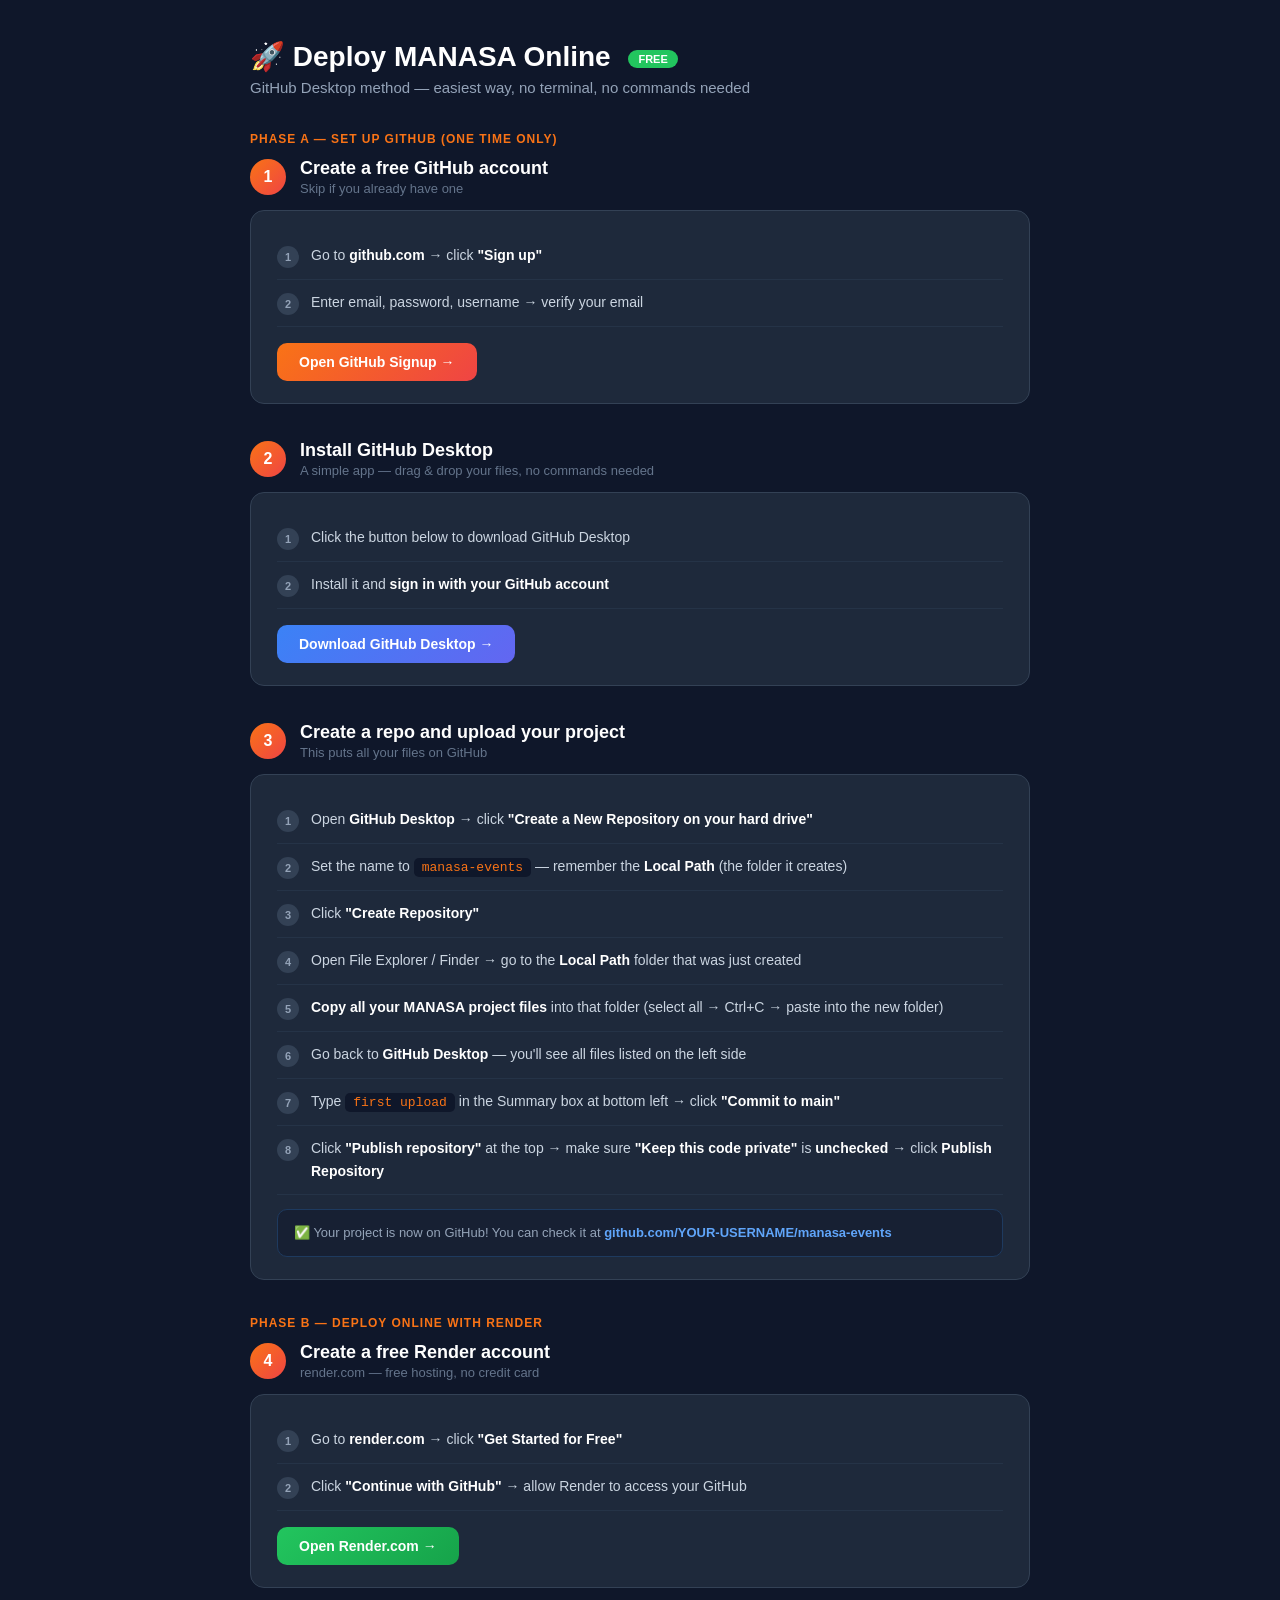
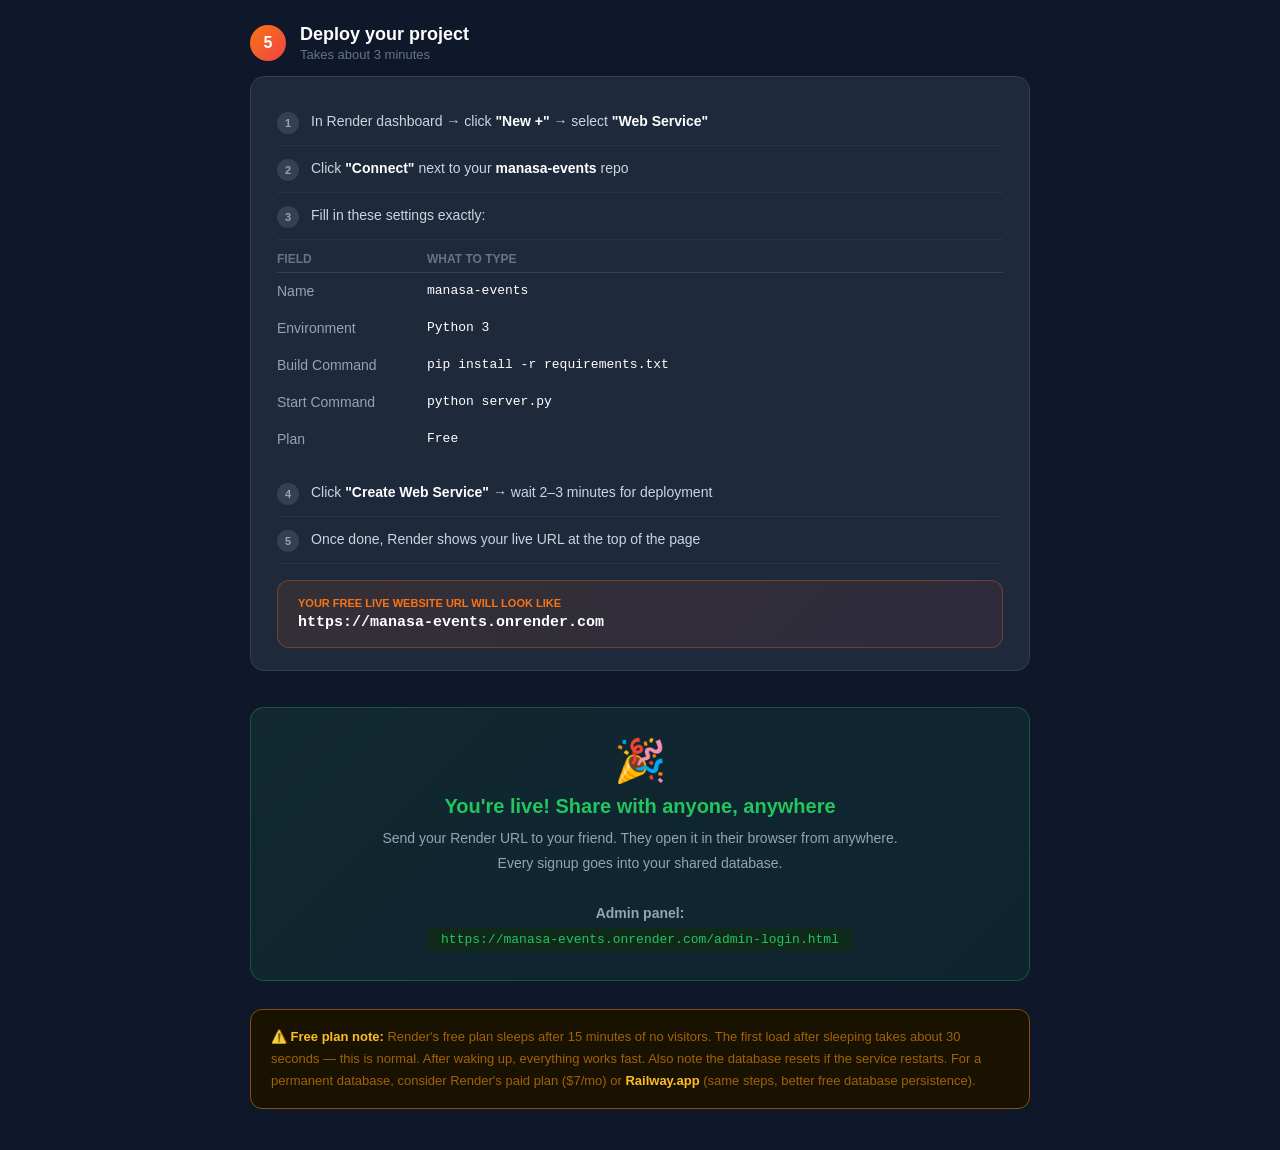
<file: DEPLOY_GUIDE.html>
<!DOCTYPE html>
<html lang="en">
<head>
<meta charset="UTF-8">
<meta name="viewport" content="width=device-width, initial-scale=1.0">
<title>Deploy MANASA Online – Free Guide</title>
<style>
  * { margin:0; padding:0; box-sizing:border-box; }
  body { font-family: -apple-system, BlinkMacSystemFont, 'Segoe UI', sans-serif; background:#0f172a; color:#e2e8f0; min-height:100vh; padding:40px 20px; }
  .container { max-width:780px; margin:0 auto; }
  h1 { font-size:28px; font-weight:800; color:#fff; margin-bottom:6px; }
  .subtitle { color:#94a3b8; font-size:15px; margin-bottom:36px; }
  .badge { display:inline-block; background:#22c55e; color:#fff; font-size:11px; font-weight:700; padding:3px 10px; border-radius:20px; margin-left:10px; vertical-align:middle; }
  .phase { margin-bottom:36px; }
  .phase-label { font-size:12px; font-weight:700; text-transform:uppercase; letter-spacing:1px; color:#f97316; margin-bottom:12px; }
  .step-header { display:flex; align-items:center; gap:14px; margin-bottom:14px; }
  .step-num { width:36px; height:36px; border-radius:50%; background:linear-gradient(135deg,#f97316,#ef4444); color:#fff; font-weight:800; font-size:16px; display:flex; align-items:center; justify-content:center; flex-shrink:0; }
  .step-title { font-size:18px; font-weight:700; color:#fff; }
  .step-sub { font-size:13px; color:#64748b; margin-top:2px; }
  .card { background:#1e293b; border:1px solid #334155; border-radius:14px; padding:22px 26px; }
  .inst { display:flex; gap:12px; padding:11px 0; border-bottom:1px solid #253347; align-items:flex-start; }
  .inst:last-child { border-bottom:none; padding-bottom:0; }
  .inst-n { width:22px; height:22px; border-radius:50%; background:#334155; color:#94a3b8; font-size:11px; font-weight:700; display:flex; align-items:center; justify-content:center; flex-shrink:0; margin-top:2px; }
  .inst-t { font-size:14px; color:#cbd5e1; line-height:1.65; }
  .inst-t b { color:#fff; }
  .inst-t code { background:#0f172a; color:#f97316; padding:2px 8px; border-radius:5px; font-size:13px; font-family:monospace; }
  .link-btn { display:inline-flex; align-items:center; gap:8px; background:linear-gradient(135deg,#f97316,#ef4444); color:#fff; text-decoration:none; padding:11px 22px; border-radius:10px; font-weight:700; font-size:14px; margin-top:16px; cursor:pointer; border:none; }
  .link-btn:hover { opacity:0.88; }
  .link-btn.blue { background:linear-gradient(135deg,#3b82f6,#6366f1); }
  .link-btn.green { background:linear-gradient(135deg,#22c55e,#16a34a); }
  .img-box { background:#0f172a; border:1px solid #334155; border-radius:10px; padding:16px; margin-top:14px; font-size:13px; color:#64748b; text-align:center; line-height:1.8; }
  .img-box b { color:#94a3b8; display:block; margin-bottom:4px; }
  .settings-table { width:100%; border-collapse:collapse; margin-top:4px; }
  .settings-table th { text-align:left; font-size:12px; color:#64748b; text-transform:uppercase; padding:8px 0 6px; border-bottom:1px solid #334155; }
  .settings-table td { padding:10px 0; border-bottom:1px solid #1e293b; font-size:14px; }
  .settings-table td:first-child { color:#94a3b8; width:150px; }
  .settings-table td:last-child { color:#fff; font-family:monospace; font-size:13px; }
  .highlight { background:linear-gradient(135deg,rgba(249,115,22,0.1),rgba(239,68,68,0.08)); border:1px solid rgba(249,115,22,0.3); border-radius:12px; padding:16px 20px; margin-top:16px; }
  .highlight .label { font-size:11px; color:#f97316; font-weight:700; text-transform:uppercase; margin-bottom:5px; }
  .highlight .value { font-size:15px; color:#fff; font-weight:600; font-family:monospace; }
  .tip { display:flex; gap:10px; background:#172033; border:1px solid #1e3a5f; border-radius:10px; padding:12px 16px; margin-top:14px; }
  .tip-t { font-size:13px; color:#94a3b8; line-height:1.65; }
  .tip-t b { color:#60a5fa; }
  .done-box { background:linear-gradient(135deg,rgba(34,197,94,0.1),rgba(16,185,129,0.08)); border:1px solid rgba(34,197,94,0.3); border-radius:14px; padding:28px; text-align:center; margin-top:10px; }
  .warn { background:#1a1200; border:1px solid #854d0e; border-radius:12px; padding:16px 20px; margin-top:28px; font-size:13px; color:#a16207; line-height:1.7; }
  .warn b { color:#fbbf24; }
</style>
</head>
<body>
<div class="container">

  <h1>🚀 Deploy MANASA Online <span class="badge">FREE</span></h1>
  <p class="subtitle">GitHub Desktop method — easiest way, no terminal, no commands needed</p>

  <!-- PHASE A -->
  <div class="phase">
    <div class="phase-label">Phase A — Set up GitHub (one time only)</div>

    <div class="step-header">
      <div class="step-num">1</div>
      <div>
        <div class="step-title">Create a free GitHub account</div>
        <div class="step-sub">Skip if you already have one</div>
      </div>
    </div>
    <div class="card">
      <div class="inst"><div class="inst-n">1</div><div class="inst-t">Go to <b>github.com</b> → click <b>"Sign up"</b></div></div>
      <div class="inst"><div class="inst-n">2</div><div class="inst-t">Enter email, password, username → verify your email</div></div>
      <a href="https://github.com/signup" target="_blank" class="link-btn">Open GitHub Signup →</a>
    </div>
  </div>

  <div class="phase">
    <div class="step-header">
      <div class="step-num">2</div>
      <div>
        <div class="step-title">Install GitHub Desktop</div>
        <div class="step-sub">A simple app — drag & drop your files, no commands needed</div>
      </div>
    </div>
    <div class="card">
      <div class="inst"><div class="inst-n">1</div><div class="inst-t">Click the button below to download GitHub Desktop</div></div>
      <div class="inst"><div class="inst-n">2</div><div class="inst-t">Install it and <b>sign in with your GitHub account</b></div></div>
      <a href="https://desktop.github.com" target="_blank" class="link-btn blue">Download GitHub Desktop →</a>
    </div>
  </div>

  <div class="phase">
    <div class="step-header">
      <div class="step-num">3</div>
      <div>
        <div class="step-title">Create a repo and upload your project</div>
        <div class="step-sub">This puts all your files on GitHub</div>
      </div>
    </div>
    <div class="card">
      <div class="inst"><div class="inst-n">1</div><div class="inst-t">Open <b>GitHub Desktop</b> → click <b>"Create a New Repository on your hard drive"</b></div></div>
      <div class="inst"><div class="inst-n">2</div><div class="inst-t">Set the name to <code>manasa-events</code> — remember the <b>Local Path</b> (the folder it creates)</div></div>
      <div class="inst"><div class="inst-n">3</div><div class="inst-t">Click <b>"Create Repository"</b></div></div>
      <div class="inst"><div class="inst-n">4</div><div class="inst-t">Open File Explorer / Finder → go to the <b>Local Path</b> folder that was just created</div></div>
      <div class="inst"><div class="inst-n">5</div><div class="inst-t"><b>Copy all your MANASA project files</b> into that folder (select all → Ctrl+C → paste into the new folder)</div></div>
      <div class="inst"><div class="inst-n">6</div><div class="inst-t">Go back to <b>GitHub Desktop</b> — you'll see all files listed on the left side</div></div>
      <div class="inst"><div class="inst-n">7</div><div class="inst-t">Type <code>first upload</code> in the Summary box at bottom left → click <b>"Commit to main"</b></div></div>
      <div class="inst"><div class="inst-n">8</div><div class="inst-t">Click <b>"Publish repository"</b> at the top → make sure <b>"Keep this code private"</b> is <b>unchecked</b> → click <b>Publish Repository</b></div></div>
      <div class="tip"><div class="tip-t">✅ Your project is now on GitHub! You can check it at <b>github.com/YOUR-USERNAME/manasa-events</b></div></div>
    </div>
  </div>

  <!-- PHASE B -->
  <div class="phase">
    <div class="phase-label">Phase B — Deploy online with Render</div>

    <div class="step-header">
      <div class="step-num">4</div>
      <div>
        <div class="step-title">Create a free Render account</div>
        <div class="step-sub">render.com — free hosting, no credit card</div>
      </div>
    </div>
    <div class="card">
      <div class="inst"><div class="inst-n">1</div><div class="inst-t">Go to <b>render.com</b> → click <b>"Get Started for Free"</b></div></div>
      <div class="inst"><div class="inst-n">2</div><div class="inst-t">Click <b>"Continue with GitHub"</b> → allow Render to access your GitHub</div></div>
      <a href="https://render.com" target="_blank" class="link-btn green">Open Render.com →</a>
    </div>
  </div>

  <div class="phase">
    <div class="step-header">
      <div class="step-num">5</div>
      <div>
        <div class="step-title">Deploy your project</div>
        <div class="step-sub">Takes about 3 minutes</div>
      </div>
    </div>
    <div class="card">
      <div class="inst"><div class="inst-n">1</div><div class="inst-t">In Render dashboard → click <b>"New +"</b> → select <b>"Web Service"</b></div></div>
      <div class="inst"><div class="inst-n">2</div><div class="inst-t">Click <b>"Connect"</b> next to your <b>manasa-events</b> repo</div></div>
      <div class="inst"><div class="inst-n">3</div><div class="inst-t">Fill in these settings exactly:</div></div>
      <table class="settings-table">
        <thead><tr><th>Field</th><th>What to type</th></tr></thead>
        <tbody>
          <tr><td>Name</td><td>manasa-events</td></tr>
          <tr><td>Environment</td><td>Python 3</td></tr>
          <tr><td>Build Command</td><td>pip install -r requirements.txt</td></tr>
          <tr><td>Start Command</td><td>python server.py</td></tr>
          <tr><td>Plan</td><td>Free</td></tr>
        </tbody>
      </table>
      <div class="inst" style="margin-top:12px"><div class="inst-n">4</div><div class="inst-t">Click <b>"Create Web Service"</b> → wait 2–3 minutes for deployment</div></div>
      <div class="inst"><div class="inst-n">5</div><div class="inst-t">Once done, Render shows your live URL at the top of the page</div></div>
      <div class="highlight">
        <div class="label">Your free live website URL will look like</div>
        <div class="value">https://manasa-events.onrender.com</div>
      </div>
    </div>
  </div>

  <div class="done-box">
    <div style="font-size:42px;margin-bottom:10px">🎉</div>
    <h3 style="color:#22c55e;font-size:20px;margin-bottom:8px">You're live! Share with anyone, anywhere</h3>
    <p style="color:#94a3b8;font-size:14px;line-height:1.8">
      Send your Render URL to your friend. They open it in their browser from anywhere.<br>
      Every signup goes into your shared database.<br><br>
      <b>Admin panel:</b><br>
      <code style="color:#22c55e;background:#0f2a1a;padding:4px 14px;border-radius:6px;font-size:13px">https://manasa-events.onrender.com/admin-login.html</code>
    </p>
  </div>

  <div class="warn">
    <b>⚠️ Free plan note:</b> Render's free plan sleeps after 15 minutes of no visitors. The first load after sleeping takes about 30 seconds — this is normal. After waking up, everything works fast. Also note the database resets if the service restarts. For a permanent database, consider Render's paid plan ($7/mo) or <b>Railway.app</b> (same steps, better free database persistence).
  </div>

</div>
</body>
</html>
</file>
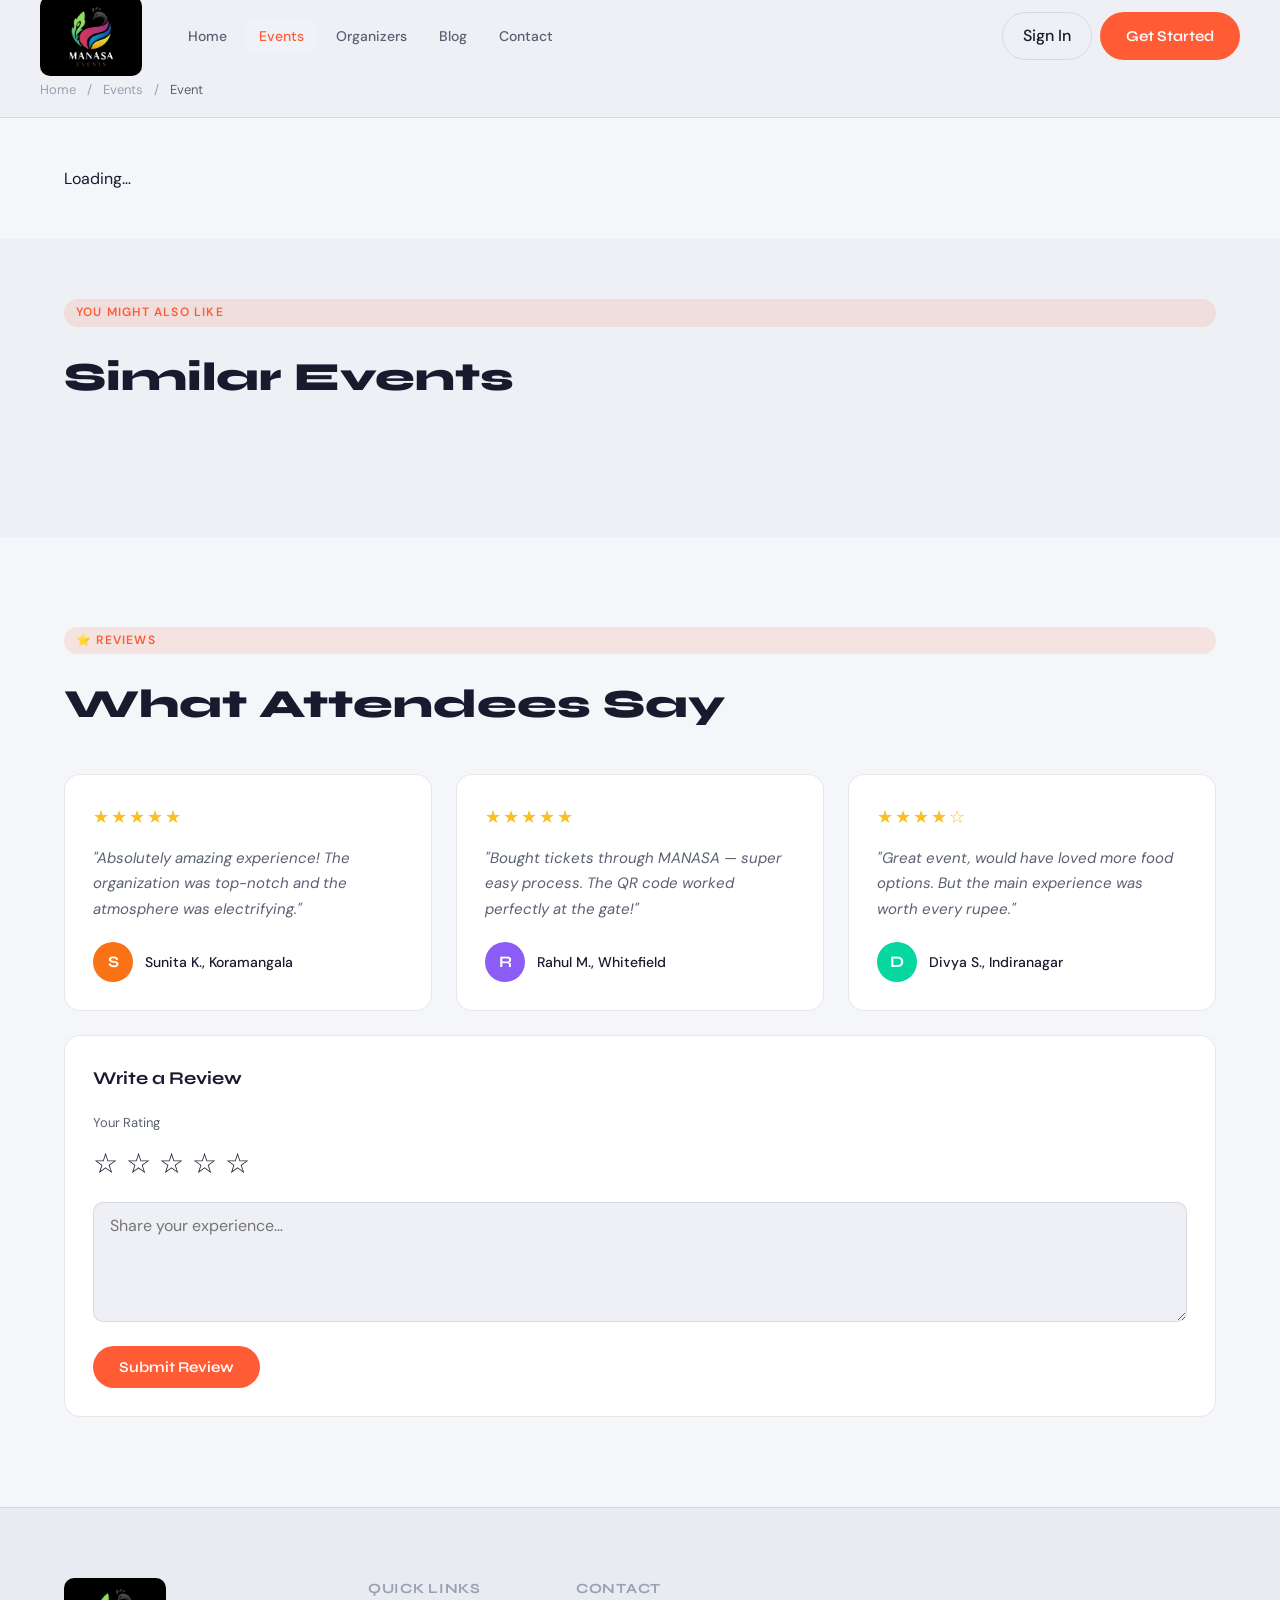
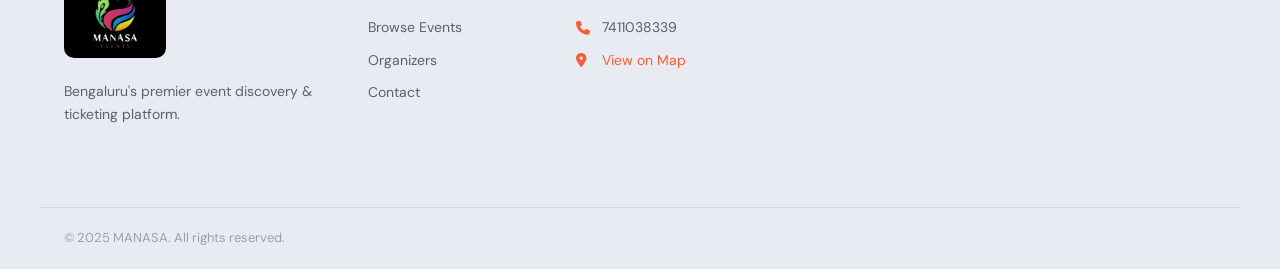
<file: event-detail.html>
<!DOCTYPE html>
<html lang="en">
<head>
<meta charset="UTF-8">
<meta name="viewport" content="width=device-width, initial-scale=1.0">
<title>Event Detail – MANASA</title>
<link rel="stylesheet" href="style.css">
<link href="https://fonts.googleapis.com/css2?family=Syne:wght@400;600;700;800&family=DM+Sans:ital,wght@0,300;0,400;0,500;1,400&display=swap" rel="stylesheet">
<link rel="stylesheet" href="https://cdnjs.cloudflare.com/ajax/libs/font-awesome/6.5.0/css/all.min.css">
</head>
<body>

<nav class="navbar scrolled" id="navbar">
  <div class="nav-inner">
    <a href="index.html" class="logo logo-img-wrap"><img src="logo2.jpeg" alt="MANASA Events" class="nav-logo-img"></a>
    <ul class="nav-links">
      <li><a href="index.html">Home</a></li>
      <li><a href="events.html" class="active">Events</a></li>
      <li><a href="organizer.html">Organizers</a></li>
      <li><a href="blog.html">Blog</a></li>
      <li><a href="contact.html">Contact</a></li>
    </ul>
    <div class="nav-actions">
      <a href="login.html" class="btn-ghost">Sign In</a>
      <a href="login.html" class="btn-primary">Get Started</a>
    </div>
    <button class="hamburger" id="hamburger"><i class="fas fa-bars"></i></button>
  </div>
  <div class="mobile-menu" id="mobileMenu">
    <a href="index.html">Home</a>
    <a href="events.html">Events</a>
    <a href="organizer.html">Organizers</a>
    <a href="blog.html">Blog</a>
    <a href="contact.html">Contact</a>
    <a href="login.html" class="btn-primary" style="display:inline-block;margin-top:12px">Get Started</a>
  </div>
</nav>

<!-- BREADCRUMB -->
<div style="background:var(--bg2);border-bottom:1px solid var(--border);padding:80px 24px 16px;">
  <div style="max-width:1200px;margin:0 auto;font-size:13px;color:var(--text-muted);">
    <a href="index.html" style="color:var(--text-dim)">Home</a>
    <span style="margin:0 8px;color:var(--text-dim)">/</span>
    <a href="events.html" style="color:var(--text-dim)">Events</a>
    <span style="margin:0 8px;color:var(--text-dim)">/</span>
    <span id="breadcrumbTitle">Event</span>
  </div>
</div>

<div class="event-detail-layout" id="eventDetailLayout">
  <div id="eventMain">Loading&hellip;</div>
  <div id="eventSidebar"></div>
</div>

<!-- RELATED EVENTS -->
<section class="section" style="background:var(--bg2);padding-top:60px;">
  <div class="container">
    <div class="section-header">
      <div class="section-tag">You might also like</div>
      <h2>Similar Events</h2>
    </div>
    <div class="events-grid" id="relatedGrid"></div>
  </div>
</section>

<!-- REVIEWS -->
<section class="section">
  <div class="container">
    <div class="section-header">
      <div class="section-tag">&#11088; Reviews</div>
      <h2>What Attendees Say</h2>
    </div>
    <div class="reviews-grid" id="reviewsGrid">
      <div class="review-card">
        <div class="review-stars">&#9733;&#9733;&#9733;&#9733;&#9733;</div>
        <p>"Absolutely amazing experience! The organization was top-notch and the atmosphere was electrifying."</p>
        <div class="reviewer"><div class="avatar" style="background:#f97316">S</div><span>Sunita K., Koramangala</span></div>
      </div>
      <div class="review-card">
        <div class="review-stars">&#9733;&#9733;&#9733;&#9733;&#9733;</div>
        <p>"Bought tickets through MANASA — super easy process. The QR code worked perfectly at the gate!"</p>
        <div class="reviewer"><div class="avatar" style="background:#8b5cf6">R</div><span>Rahul M., Whitefield</span></div>
      </div>
      <div class="review-card">
        <div class="review-stars">&#9733;&#9733;&#9733;&#9733;&#9734;</div>
        <p>"Great event, would have loved more food options. But the main experience was worth every rupee."</p>
        <div class="reviewer"><div class="avatar" style="background:#06d6a0">D</div><span>Divya S., Indiranagar</span></div>
      </div>
    </div>

    <!-- WRITE REVIEW -->
    <div style="background:var(--surface);border:1px solid var(--border);border-radius:var(--radius);padding:28px;margin-top:24px;">
      <h3 style="font-family:var(--font-display);font-size:18px;margin-bottom:20px;">Write a Review</h3>
      <div style="margin-bottom:16px;">
        <label style="font-size:13px;color:var(--text-muted);display:block;margin-bottom:8px;">Your Rating</label>
        <div id="starRating" style="display:flex;gap:8px;font-size:28px;cursor:pointer;">
          <span onclick="setRating(1)">&#9734;</span>
          <span onclick="setRating(2)">&#9734;</span>
          <span onclick="setRating(3)">&#9734;</span>
          <span onclick="setRating(4)">&#9734;</span>
          <span onclick="setRating(5)">&#9734;</span>
        </div>
      </div>
      <textarea class="form-textarea" placeholder="Share your experience&#8230;" id="reviewText" style="margin-bottom:16px;"></textarea>
      <button class="btn-primary" onclick="submitReview()">Submit Review</button>
    </div>
  </div>
</section>

<footer class="footer">
  <div class="footer-inner">
    <div class="footer-brand">
      <a href="index.html" class="logo logo-img-wrap"><img src="logo2.jpeg" alt="MANASA Events" class="nav-logo-img"></a>
      <p>Bengaluru's premier event discovery &amp; ticketing platform.</p>
    </div>
    <div class="footer-links">
      <h4>Quick Links</h4>
      <a href="events.html">Browse Events</a>
      <a href="organizer.html">Organizers</a>
      <a href="contact.html">Contact</a>
    </div>
    <div class="footer-contact">
      <h4>Contact</h4>
      <p><i class="fas fa-phone"></i> 7411038339</p>
      <p><i class="fas fa-map-marker-alt"></i><a href="https://share.google/alKB1wMb4D0Hpw6tw" target="_blank"> View on Map</a></p>
    </div>
  </div>
  <div class="footer-bottom"><p>&copy; 2025 MANASA. All rights reserved.</p></div>
</footer>

<script src="app.js"></script>
<script>
var urlParams = new URLSearchParams(window.location.search);
var eventId = parseInt(urlParams.get('id')) || 1;
var currentEvent = EVENTS.find(function(e) { return e.id === eventId; }) || EVENTS[0];
var qty = 1;
var userRating = 0;

document.addEventListener('DOMContentLoaded', function() {
  var e = currentEvent;
  document.title = e.title + ' – MANASA';
  document.getElementById('breadcrumbTitle').textContent = e.title;

  // Build tags HTML
  var tagsHtml = e.tags.map(function(t) {
    return '<span class="tag">' + t + '</span>';
  }).join('');

  document.getElementById('eventMain').innerHTML =
    '<div class="event-hero-img" style="background:' + e.gradient + '">'
    + '<span>' + e.emoji + '</span>'
    + '</div>'
    + '<div class="event-detail-title">' + e.title + '</div>'
    + '<div class="event-detail-meta">'
    + '<div class="meta-chip"><i class="far fa-calendar"></i> ' + formatDate(e.date) + '</div>'
    + '<div class="meta-chip"><i class="far fa-clock"></i> ' + e.time + '</div>'
    + '<div class="meta-chip"><i class="fas fa-map-marker-alt"></i> ' + e.venue + '</div>'
    + '<div class="meta-chip"><i class="fas fa-tag"></i> ' + e.category + '</div>'
    + '<div class="meta-chip" style="color:#fbbf24"><i class="fas fa-star"></i> ' + e.rating + ' (' + e.reviews + ' reviews)</div>'
    + '</div>'
    + '<div class="event-description">'
    + '<h3>About This Event</h3>'
    + '<p>' + e.description + '</p>'
    + '<p>Join hundreds of Bengalureans for an unforgettable experience. Whether you\'re a first-timer or a regular, this event promises to deliver memories that last a lifetime.</p>'
    + '<div style="display:flex;flex-wrap:wrap;gap:8px;margin-top:16px">' + tagsHtml + '</div>'
    + '</div>'
    + '<div style="margin-top:36px">'
    + '<h3 style="font-family:var(--font-display);font-size:20px;margin-bottom:16px">Venue</h3>'
    + '<div style="border-radius:12px;overflow:hidden;border:1px solid var(--border)">'
    + '<iframe src="https://www.google.com/maps/embed?pb=!1m18!1m12!1m3!1d497695.0974759938!2d77.35073573299991!3d12.954517030611606!2m3!1f0!2f0!3f0!3m2!1i1024!2i768!4f13.1!3m3!1m2!1s0x3bae1670c9b44e6d%3A0xf8dfc3e8517e4fe0!2s' + encodeURIComponent(e.venue) + '!5e0!3m2!1sen!2sin!4v1690000000000" width="100%" height="250" style="border:0;" allowfullscreen="" loading="lazy"></iframe>'
    + '</div></div>';

  // Sidebar
  document.getElementById('eventSidebar').innerHTML =
    '<div class="booking-card">'
    + '<div class="booking-price">' + (e.price === 0 ? 'FREE' : '&#8377;' + e.price) + ' <span>per ticket</span></div>'
    + '<p>' + (e.price === 0 ? 'Free entry — just register your spot!' : 'Limited seats available. Book now!') + '</p>'
    + '<label style="font-size:13px;color:var(--text-muted);display:block;margin-bottom:10px">Number of Tickets</label>'
    + '<div class="qty-selector">'
    + '<button class="qty-btn" onclick="changeQty(-1)">&minus;</button>'
    + '<span class="qty-num" id="qtyNum">1</span>'
    + '<button class="qty-btn" onclick="changeQty(1)">+</button>'
    + '</div>'
    + '<div class="booking-total"><span>Total</span><span id="totalPrice">' + (e.price === 0 ? 'FREE' : '&#8377;' + e.price) + '</span></div>'
    + '<button class="btn-primary" style="width:100%;justify-content:center;font-size:16px;padding:16px" onclick="goToBooking()'>'
    + (e.price === 0 ? 'Register for Free' : 'Book &amp; Pay') + '</button>'
    + '<button class="btn-outline" style="width:100%;justify-content:center;margin-top:10px;padding:14px" onclick="toggleSaveDetail()">'
    + '<i class="far fa-heart" id="saveIcon"></i> Save Event</button>'
    + '<div class="organizer-info">'
    + '<div class="org-avatar">M</div>'
    + '<div class="org-info"><span>Organized by</span><strong>MANASA Events</strong></div>'
    + '</div></div>'
    + '<div style="background:var(--surface);border:1px solid var(--border);border-radius:var(--radius);padding:20px;margin-top:16px">'
    + '<h4 style="font-family:var(--font-display);font-size:15px;margin-bottom:14px">Share This Event</h4>'
    + '<div style="display:flex;gap:10px">'
    + '<button onclick="shareEvent(\'whatsapp\')" style="flex:1;background:rgba(37,211,102,0.12);border:none;color:#25d366;padding:10px;border-radius:8px;cursor:pointer;font-weight:600;font-size:13px"><i class="fab fa-whatsapp"></i> WhatsApp</button>'
    + '<button onclick="shareEvent(\'twitter\')" style="flex:1;background:rgba(29,161,242,0.12);border:none;color:#1da1f2;padding:10px;border-radius:8px;cursor:pointer;font-weight:600;font-size:13px"><i class="fab fa-twitter"></i> Twitter</button>'
    + '<button onclick="shareEvent(\'copy\')" style="flex:1;background:var(--surface2);border:none;color:var(--text-muted);padding:10px;border-radius:8px;cursor:pointer;font-weight:600;font-size:13px"><i class="fas fa-link"></i> Copy</button>'
    + '</div></div>';

  // Related events
  var related = EVENTS.filter(function(ev) { return ev.id !== e.id && ev.category === e.category; }).slice(0, 3);
  if (related.length < 3) {
    var extra = EVENTS.filter(function(ev) { return ev.id !== e.id && ev.category !== e.category; }).slice(0, 3 - related.length);
    related = related.concat(extra);
  }
  document.getElementById('relatedGrid').innerHTML = related.map(function(ev) { return createEventCard(ev); }).join('');

  // Check saved state
  var saved = JSON.parse(localStorage.getItem('savedEvents') || '[]');
  if (saved.includes(e.id)) {
    var icon = document.getElementById('saveIcon');
    if (icon) { icon.className = 'fas fa-heart'; icon.style.color = '#ff5c35'; }
  }
});

function changeQty(delta) {
  qty = Math.max(1, Math.min(10, qty + delta));
  document.getElementById('qtyNum').textContent = qty;
  var total = currentEvent.price * qty;
  document.getElementById('totalPrice').textContent = currentEvent.price === 0 ? 'FREE' : '&#8377;' + total.toLocaleString('en-IN');
}

function goToBooking() {
  window.location.href = 'booking.html?id=' + currentEvent.id;
}

function confirmBooking() {
  goToBooking();
}

function toggleSaveDetail() {
  var saved = JSON.parse(localStorage.getItem('savedEvents') || '[]');
  var icon = document.getElementById('saveIcon');
  if (saved.includes(currentEvent.id)) {
    saved = saved.filter(function(s) { return s !== currentEvent.id; });
    if (icon) { icon.className = 'far fa-heart'; icon.style.color = ''; }
    showToast('Removed from saved');
  } else {
    saved.push(currentEvent.id);
    if (icon) { icon.className = 'fas fa-heart'; icon.style.color = '#ff5c35'; }
    showToast('Event saved! ❤️');
  }
  localStorage.setItem('savedEvents', JSON.stringify(saved));
}

function shareEvent(platform) {
  var url = window.location.href;
  var text = 'Check out ' + currentEvent.title + ' on MANASA Events!';
  if (platform === 'whatsapp') window.open('https://wa.me/?text=' + encodeURIComponent(text + ' ' + url));
  else if (platform === 'twitter') window.open('https://twitter.com/intent/tweet?text=' + encodeURIComponent(text) + '&url=' + encodeURIComponent(url));
  else { navigator.clipboard.writeText(url).catch(function(){}); showToast('Link copied to clipboard!'); }
}

function setRating(n) {
  userRating = n;
  var stars = document.querySelectorAll('#starRating span');
  stars.forEach(function(s, i) {
    s.textContent = i < n ? '★' : '☆';
    s.style.color = i < n ? '#fbbf24' : '';
  });
}

function submitReview() {
  var text = document.getElementById('reviewText').value.trim();
  if (!userRating) { showToast('Please select a rating first!'); return; }
  if (!text) { showToast('Please write your review!'); return; }
  showToast('Review submitted! Thank you ⭐');
  document.getElementById('reviewText').value = '';
  setRating(0);
}
</script>
</body>
</html>
</file>
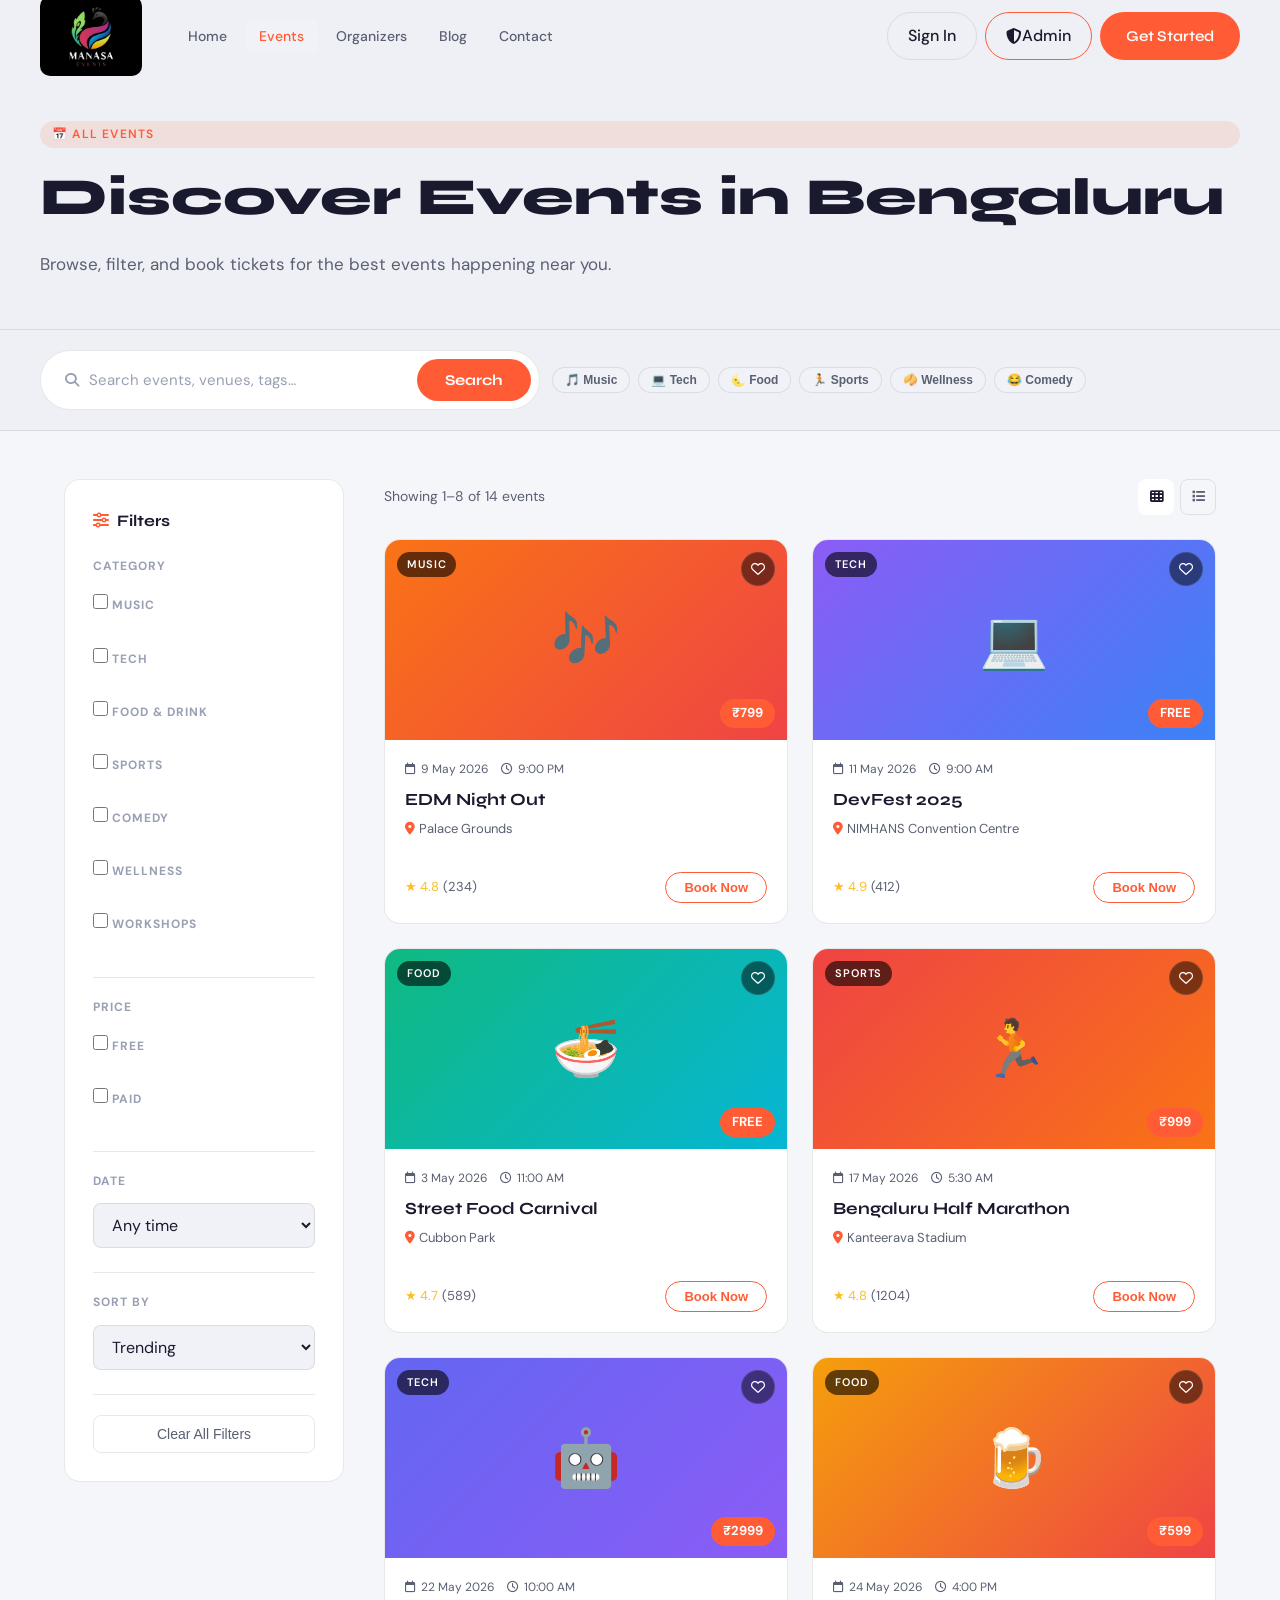
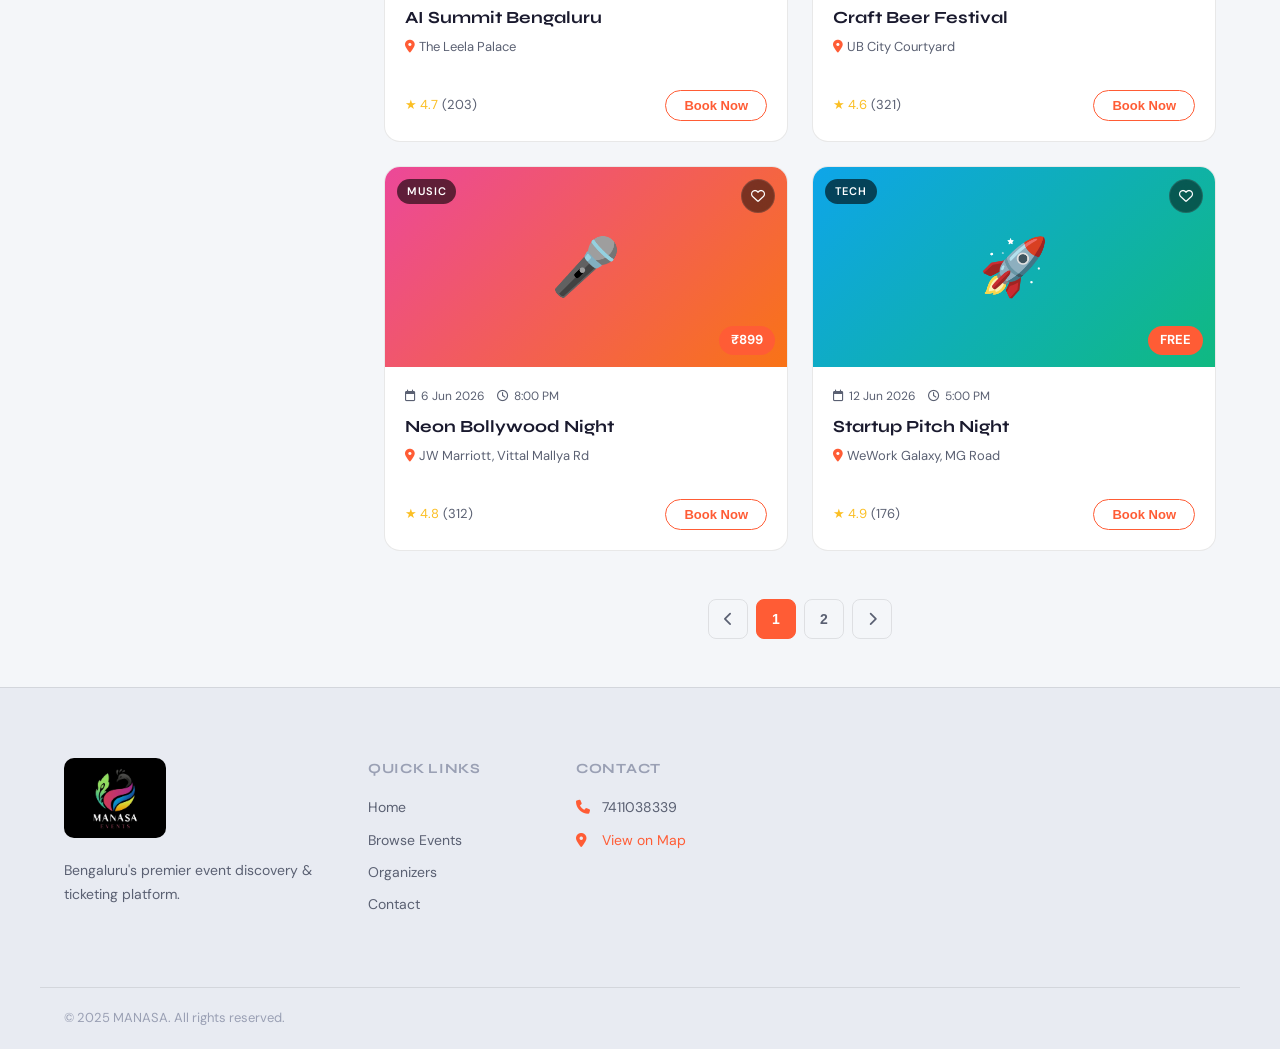
<file: events.html>
<!DOCTYPE html>
<html lang="en">
<head>
<meta charset="UTF-8">
<meta name="viewport" content="width=device-width, initial-scale=1.0">
<title>Events – MANASA</title>
<link rel="stylesheet" href="style.css">
<link href="https://fonts.googleapis.com/css2?family=Syne:wght@400;600;700;800&family=DM+Sans:ital,wght@0,300;0,400;0,500;1,400&display=swap" rel="stylesheet">
<link rel="stylesheet" href="https://cdnjs.cloudflare.com/ajax/libs/font-awesome/6.5.0/css/all.min.css">
</head>
<body>

<nav class="navbar scrolled" id="navbar">
  <div class="nav-inner">
    <a href="index.html" class="logo logo-img-wrap"><img src="logo2.jpeg" alt="MANASA Events" class="nav-logo-img"></a>
    <ul class="nav-links">
      <li><a href="index.html">Home</a></li>
      <li><a href="events.html" class="active">Events</a></li>
      <li><a href="organizer.html">Organizers</a></li>
      <li><a href="blog.html">Blog</a></li>
      <li><a href="contact.html">Contact</a></li>
    </ul>
    <div class="nav-actions">
      <a href="login.html" class="btn-ghost">Sign In</a>
      <a href="admin-login.html" class="btn-ghost" style="color:var(--accent);border-color:var(--accent)"><i class="fas fa-shield-alt"></i> Admin</a>
      <a href="login.html" class="btn-primary">Get Started</a>
    </div>
    <button class="hamburger" id="hamburger"><i class="fas fa-bars"></i></button>
  </div>
  <div class="mobile-menu" id="mobileMenu">
    <a href="index.html">Home</a>
    <a href="events.html">Events</a>
    <a href="organizer.html">Organizers</a>
    <a href="blog.html">Blog</a>
    <a href="contact.html">Contact</a>
    <a href="login.html" class="btn-primary" style="display:inline-block;margin-top:12px">Get Started</a>
  </div>
</nav>

<div class="page-header">
  <div class="page-header-inner">
    <div class="section-tag">&#128197; All Events</div>
    <h1>Discover Events in Bengaluru</h1>
    <p>Browse, filter, and book tickets for the best events happening near you.</p>
  </div>
</div>

<!-- TOP SEARCH + QUICK TAGS -->
<div style="background:var(--bg2);border-bottom:1px solid var(--border);padding:20px 24px;">
  <div style="max-width:1200px;margin:0 auto;display:flex;gap:12px;flex-wrap:wrap;align-items:center;">
    <div class="search-bar" style="max-width:500px;margin:0;flex:1;">
      <div class="search-field">
        <i class="fas fa-search"></i>
        <input type="text" placeholder="Search events, venues, tags&#8230;" id="searchInput" oninput="onSearchInput()">
      </div>
      <button class="search-btn" onclick="applyFilters()">Search</button>
    </div>
    <div style="display:flex;gap:8px;flex-wrap:wrap;" id="quickTags">
      <button class="tag quick-tag" data-cat="music" onclick="quickCatFilter(this,'music')">&#127925; Music</button>
      <button class="tag quick-tag" data-cat="tech" onclick="quickCatFilter(this,'tech')">&#128187; Tech</button>
      <button class="tag quick-tag" data-cat="food" onclick="quickCatFilter(this,'food')">&#127772; Food</button>
      <button class="tag quick-tag" data-cat="sports" onclick="quickCatFilter(this,'sports')">&#127939; Sports</button>
      <button class="tag quick-tag" data-cat="wellness" onclick="quickCatFilter(this,'wellness')">&#129376; Wellness</button>
      <button class="tag quick-tag" data-cat="comedy" onclick="quickCatFilter(this,'comedy')">&#128514; Comedy</button>
    </div>
  </div>
</div>

<div class="events-page-layout">
  <!-- SIDEBAR FILTERS -->
  <aside class="filters-panel">
    <h3><i class="fas fa-sliders-h" style="color:var(--accent);margin-right:8px"></i>Filters</h3>

    <div class="filter-group">
      <label>Category</label>
      <div class="filter-options">
        <label class="filter-option"><input type="checkbox" value="music" onchange="applyFilters()"> Music</label>
        <label class="filter-option"><input type="checkbox" value="tech" onchange="applyFilters()"> Tech</label>
        <label class="filter-option"><input type="checkbox" value="food" onchange="applyFilters()"> Food &amp; Drink</label>
        <label class="filter-option"><input type="checkbox" value="sports" onchange="applyFilters()"> Sports</label>
        <label class="filter-option"><input type="checkbox" value="comedy" onchange="applyFilters()"> Comedy</label>
        <label class="filter-option"><input type="checkbox" value="wellness" onchange="applyFilters()"> Wellness</label>
        <label class="filter-option"><input type="checkbox" value="workshop" onchange="applyFilters()"> Workshops</label>
      </div>
    </div>

    <div class="filter-divider"></div>

    <div class="filter-group">
      <label>Price</label>
      <div class="filter-options">
        <label class="filter-option"><input type="checkbox" value="free" onchange="applyFilters()"> Free</label>
        <label class="filter-option"><input type="checkbox" value="paid" onchange="applyFilters()"> Paid</label>
      </div>
    </div>

    <div class="filter-divider"></div>

    <div class="filter-group">
      <label>Date</label>
      <select class="filter-select" id="dateFilter" onchange="applyFilters()">
        <option value="">Any time</option>
        <option value="today">Today</option>
        <option value="weekend">This Weekend</option>
        <option value="week">This Week</option>
        <option value="month">This Month</option>
      </select>
    </div>

    <div class="filter-divider"></div>

    <div class="filter-group">
      <label>Sort By</label>
      <select class="filter-select" id="sortFilter" onchange="applyFilters()">
        <option value="trending">Trending</option>
        <option value="date">Date (Earliest)</option>
        <option value="price-low">Price (Low to High)</option>
        <option value="price-high">Price (High to Low)</option>
        <option value="rating">Rating</option>
      </select>
    </div>

    <div class="filter-divider"></div>
    <button class="clear-filters" onclick="clearFilters()">Clear All Filters</button>
  </aside>

  <!-- EVENTS PANEL -->
  <main>
    <div class="events-panel-header">
      <span class="events-count" id="eventsCount">Showing 12 events</span>
      <div style="display:flex;gap:12px;align-items:center;">
        <div class="view-toggle">
          <button class="view-btn active" id="gridBtn" onclick="setView('grid')"><i class="fas fa-th"></i></button>
          <button class="view-btn" id="listBtn" onclick="setView('list')"><i class="fas fa-list"></i></button>
        </div>
      </div>
    </div>

    <div class="events-grid" id="eventsContainer"></div>
    <div class="pagination" id="pagination"></div>
  </main>
</div>

<footer class="footer">
  <div class="footer-inner">
    <div class="footer-brand">
      <a href="index.html" class="logo logo-img-wrap"><img src="logo2.jpeg" alt="MANASA Events" class="nav-logo-img"></a>
      <p>Bengaluru's premier event discovery &amp; ticketing platform.</p>
    </div>
    <div class="footer-links">
      <h4>Quick Links</h4>
      <a href="index.html">Home</a>
      <a href="events.html">Browse Events</a>
      <a href="organizer.html">Organizers</a>
      <a href="contact.html">Contact</a>
    </div>
    <div class="footer-contact">
      <h4>Contact</h4>
      <p><i class="fas fa-phone"></i> 7411038339</p>
      <p><i class="fas fa-map-marker-alt"></i><a href="https://share.google/alKB1wMb4D0Hpw6tw" target="_blank"> View on Map</a></p>
    </div>
  </div>
  <div class="footer-bottom"><p>&copy; 2025 MANASA. All rights reserved.</p></div>
</footer>

<script src="app.js"></script>
<script>
var EVENTS_PER_PAGE = 8;
var currentPage = 1;
var currentView = 'grid';
var filteredEvents = [];
var searchTimer = null;

function onSearchInput() {
  clearTimeout(searchTimer);
  searchTimer = setTimeout(applyFilters, 250);
}

function applyFilters() {
  var searchVal = document.getElementById('searchInput').value.toLowerCase().trim();
  var catCBs = document.querySelectorAll('.filter-options input[type=checkbox]:checked');
  var checkedCats = [];
  var checkedPrice = [];
  catCBs.forEach(function(c) {
    if (c.value === 'free' || c.value === 'paid') checkedPrice.push(c.value);
    else checkedCats.push(c.value);
  });
  var sortVal = document.getElementById('sortFilter').value;
  var dateVal = document.getElementById('dateFilter').value;
  var now = new Date();

  filteredEvents = EVENTS.filter(function(e) {
    var matchSearch = !searchVal ||
      e.title.toLowerCase().includes(searchVal) ||
      e.tags.some(function(t) { return t.toLowerCase().includes(searchVal); }) ||
      e.venue.toLowerCase().includes(searchVal) ||
      e.category.toLowerCase().includes(searchVal);

    var matchCat = checkedCats.length === 0 || checkedCats.includes(e.category);
    var matchPrice = checkedPrice.length === 0 ||
      (checkedPrice.includes('free') && e.price === 0) ||
      (checkedPrice.includes('paid') && e.price > 0);

    var eDate = new Date(e.date);
    var matchDate = true;
    if (dateVal === 'today') {
      matchDate = eDate.toDateString() === now.toDateString();
    } else if (dateVal === 'weekend') {
      var day = now.getDay();
      var sat = new Date(now); sat.setDate(now.getDate() + (6 - day));
      var sun = new Date(now); sun.setDate(now.getDate() + (7 - day));
      matchDate = eDate.toDateString() === sat.toDateString() || eDate.toDateString() === sun.toDateString();
    } else if (dateVal === 'week') {
      var weekEnd = new Date(now); weekEnd.setDate(now.getDate() + 7);
      matchDate = eDate >= now && eDate <= weekEnd;
    } else if (dateVal === 'month') {
      matchDate = eDate.getMonth() === now.getMonth() && eDate.getFullYear() === now.getFullYear();
    }

    return matchSearch && matchCat && matchPrice && matchDate;
  });

  if (sortVal === 'date') filteredEvents.sort(function(a,b){ return new Date(a.date)-new Date(b.date); });
  else if (sortVal === 'price-low') filteredEvents.sort(function(a,b){ return a.price-b.price; });
  else if (sortVal === 'price-high') filteredEvents.sort(function(a,b){ return b.price-a.price; });
  else if (sortVal === 'rating') filteredEvents.sort(function(a,b){ return b.rating-a.rating; });
  else filteredEvents.sort(function(a,b){ return (b.trending?1:0)-(a.trending?1:0); });

  currentPage = 1;
  renderEvents();
}

function quickCatFilter(btn, cat) {
  var isActive = btn.classList.contains('active');
  // Clear all quick tags
  document.querySelectorAll('.quick-tag').forEach(function(t) { t.classList.remove('active'); });
  // Uncheck all cat checkboxes
  document.querySelectorAll('.filter-options input[type=checkbox]').forEach(function(c) {
    if (c.value !== 'free' && c.value !== 'paid') c.checked = false;
  });
  if (!isActive) {
    btn.classList.add('active');
    var cb = document.querySelector('input[value="' + cat + '"]');
    if (cb) cb.checked = true;
  }
  applyFilters();
}

function filterByCategory(cat) {
  var cb = document.querySelector('input[value="' + cat + '"]');
  if (cb) { cb.checked = true; applyFilters(); }
}

function clearFilters() {
  document.querySelectorAll('.filter-options input[type=checkbox]').forEach(function(c) { c.checked = false; });
  document.getElementById('dateFilter').value = '';
  document.getElementById('sortFilter').value = 'trending';
  document.getElementById('searchInput').value = '';
  document.querySelectorAll('.quick-tag').forEach(function(t) { t.classList.remove('active'); });
  filteredEvents = EVENTS.slice();
  currentPage = 1;
  renderEvents();
}

function setView(v) {
  currentView = v;
  var container = document.getElementById('eventsContainer');
  document.getElementById('gridBtn').classList.toggle('active', v === 'grid');
  document.getElementById('listBtn').classList.toggle('active', v === 'list');
  container.style.gridTemplateColumns = v === 'list' ? '1fr' : '';
  renderEvents();
}

function renderEvents() {
  var container = document.getElementById('eventsContainer');
  var count = document.getElementById('eventsCount');
  var total = filteredEvents.length;
  var start = (currentPage - 1) * EVENTS_PER_PAGE;
  var paginated = filteredEvents.slice(start, start + EVENTS_PER_PAGE);

  var end = Math.min(currentPage * EVENTS_PER_PAGE, total);
  if (total === 0) count.textContent = 'No events found';
  else if (total <= EVENTS_PER_PAGE) count.textContent = 'Showing ' + total + ' event' + (total !== 1 ? 's' : '');
  else count.textContent = 'Showing ' + (start + 1) + '–' + end + ' of ' + total + ' events';

  if (total === 0) {
    container.innerHTML = '<div style="text-align:center;padding:60px 0;color:var(--text-muted);grid-column:1/-1">'
      + '<i class="fas fa-search" style="font-size:36px;margin-bottom:12px;display:block;color:var(--text-dim)"></i>'
      + '<h3 style="font-family:var(--font-display);margin-bottom:8px">No events found</h3>'
      + '<p style="margin-bottom:20px">Try different filters or search terms</p>'
      + '<button class="btn-primary" onclick="clearFilters()">Clear Filters</button>'
      + '</div>';
    document.getElementById('pagination').innerHTML = '';
    return;
  }

  container.innerHTML = paginated.map(function(e) { return createEventCard(e); }).join('');
  renderPagination(total);
}

function renderPagination(total) {
  var pages = Math.ceil(total / EVENTS_PER_PAGE);
  var pg = document.getElementById('pagination');
  if (pages <= 1) { pg.innerHTML = ''; return; }

  var html = '<button class="page-btn" onclick="goPage(' + (currentPage - 1) + ')" ' + (currentPage === 1 ? 'disabled' : '') + '><i class="fas fa-chevron-left"></i></button>';
  for (var i = 1; i <= pages; i++) {
    if (pages > 7 && i > 2 && i < pages - 1 && Math.abs(i - currentPage) > 1) {
      if (i === 3 || i === pages - 2) html += '<button class="page-btn" disabled style="border:none;background:none">&hellip;</button>';
      continue;
    }
    html += '<button class="page-btn ' + (i === currentPage ? 'active' : '') + '" onclick="goPage(' + i + ')">' + i + '</button>';
  }
  html += '<button class="page-btn" onclick="goPage(' + (currentPage + 1) + ')" ' + (currentPage === pages ? 'disabled' : '') + '><i class="fas fa-chevron-right"></i></button>';
  pg.innerHTML = html;
}

function goPage(n) {
  var pages = Math.ceil(filteredEvents.length / EVENTS_PER_PAGE);
  if (n < 1 || n > pages) return;
  currentPage = n;
  renderEvents();
  window.scrollTo({ top: 0, behavior: 'smooth' });
}

// Init from URL params
document.addEventListener('DOMContentLoaded', function() {
  var urlParams = new URLSearchParams(window.location.search);
  var qParam = urlParams.get('q');
  var catParam = urlParams.get('cat');
  if (qParam) document.getElementById('searchInput').value = qParam;
  if (catParam) {
    var cb = document.querySelector('input[value="' + catParam + '"]');
    if (cb) cb.checked = true;
    // Also highlight quick tag
    var qt = document.querySelector('.quick-tag[data-cat="' + catParam + '"]');
    if (qt) qt.classList.add('active');
  }
  applyFilters();
});
</script>
</body>
</html>
</file>
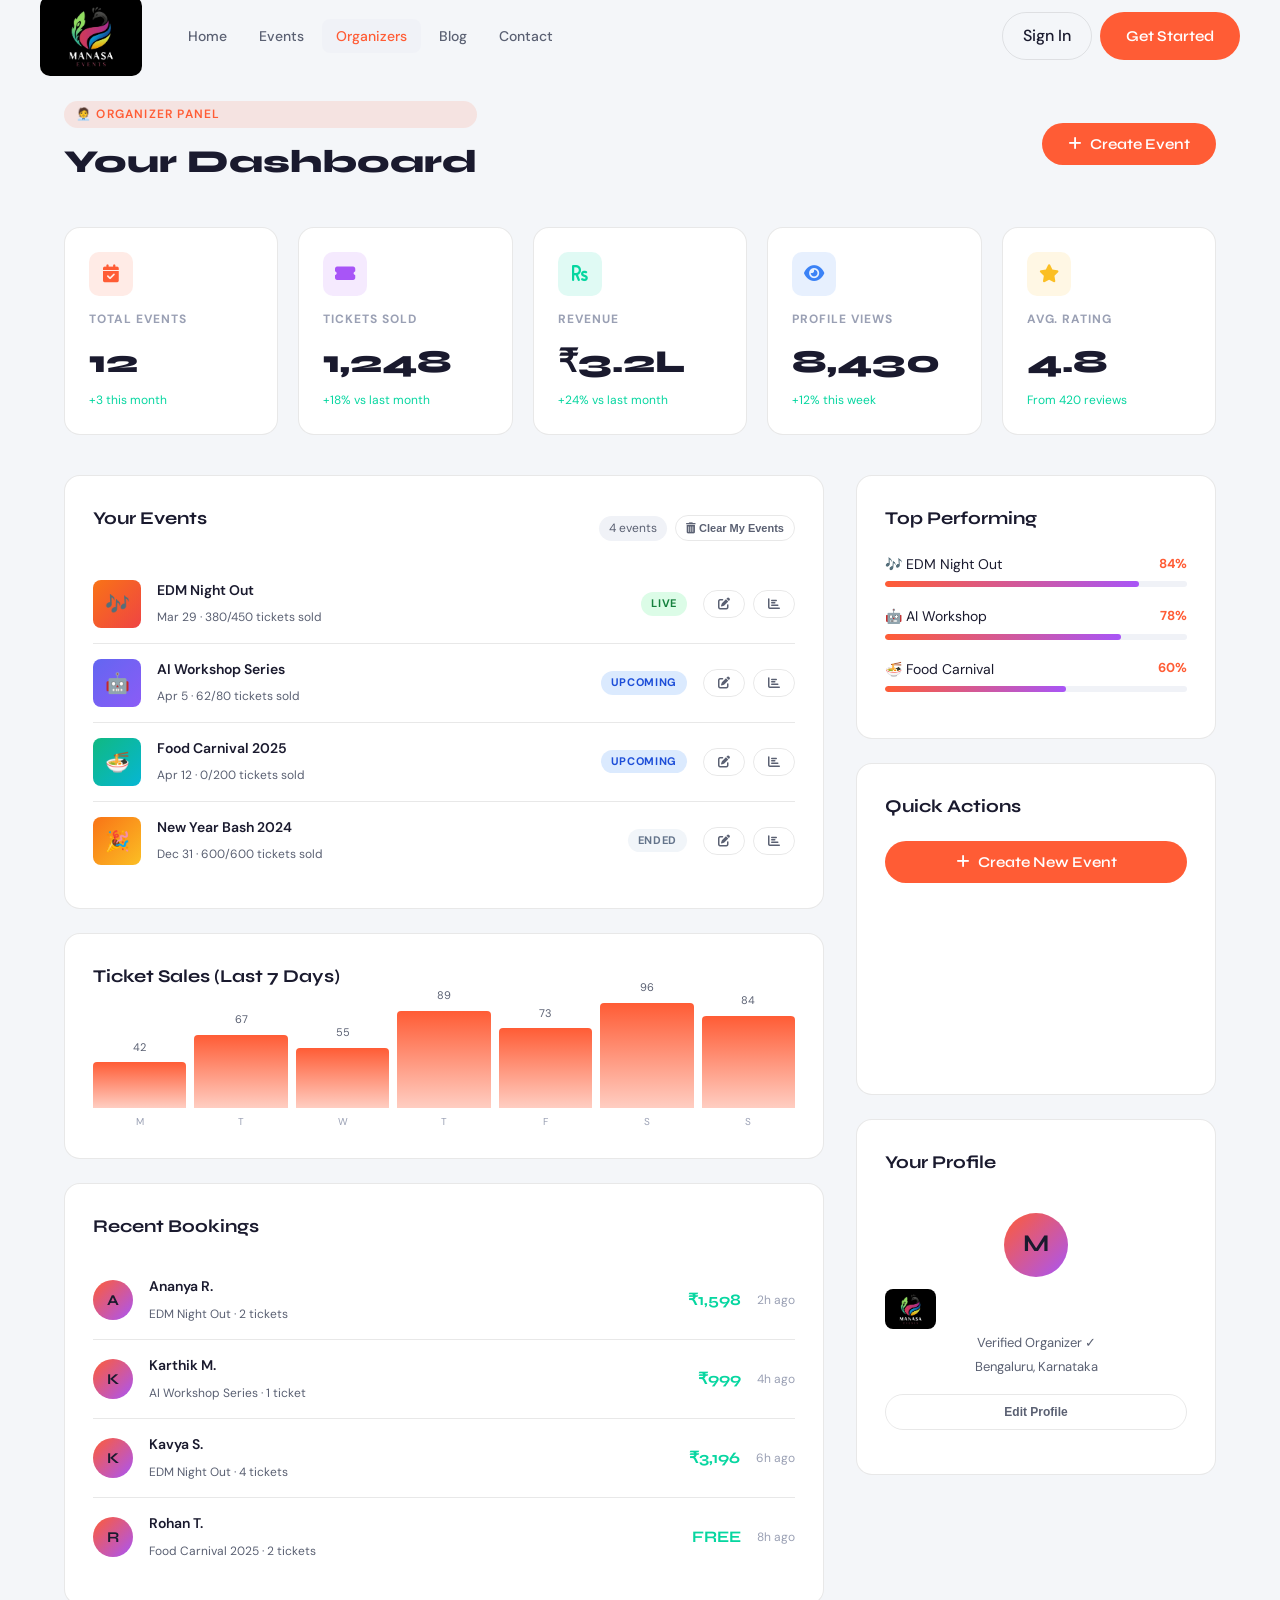
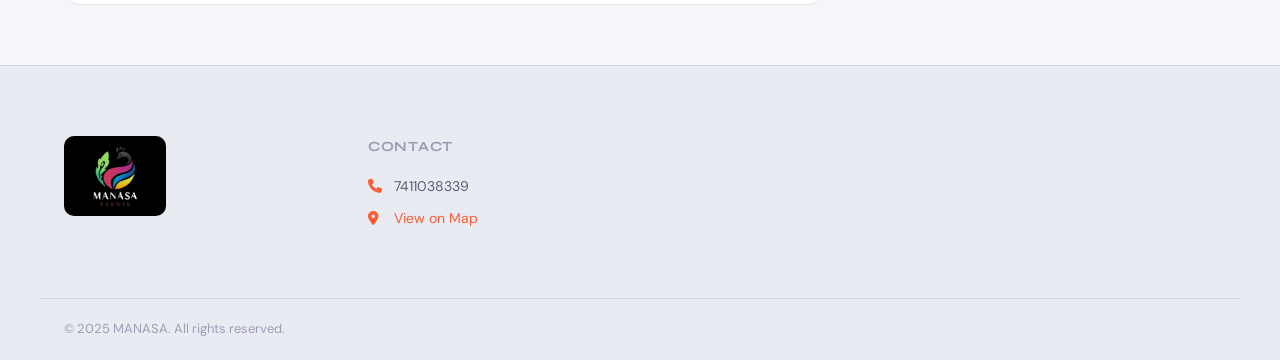
<file: organizer.html>
<!DOCTYPE html>
<html lang="en">
<head>
<meta charset="UTF-8">
<meta name="viewport" content="width=device-width, initial-scale=1.0">
<title>Organizer Dashboard – MANASA</title>
<link rel="stylesheet" href="style.css">
<link href="https://fonts.googleapis.com/css2?family=Syne:wght@400;600;700;800&family=DM+Sans:ital,wght@0,300;0,400;0,500;1,400&display=swap" rel="stylesheet">
<link rel="stylesheet" href="https://cdnjs.cloudflare.com/ajax/libs/font-awesome/6.5.0/css/all.min.css">
</head>
<body>
<nav class="navbar scrolled" id="navbar">
  <div class="nav-inner">
    <a href="index.html" class="logo logo-img-wrap"><img src="logo2.jpeg" alt="MANASA Events" class="nav-logo-img"></a>
    <ul class="nav-links">
      <li><a href="index.html">Home</a></li>
      <li><a href="events.html">Events</a></li>
      <li><a href="organizer.html" class="active">Organizers</a></li>
      <li><a href="blog.html">Blog</a></li>
      <li><a href="contact.html">Contact</a></li>
    </ul>
    <div class="nav-actions">
      <a href="login.html" class="btn-ghost">Sign In</a>
      <a href="login.html" class="btn-primary">Get Started</a>
    </div>
    <button class="hamburger" id="hamburger"><i class="fas fa-bars"></i></button>
  </div>
  <div class="mobile-menu" id="mobileMenu">
    <a href="index.html">Home</a>
    <a href="events.html">Events</a>
    <a href="organizer.html">Organizers</a>
    <a href="blog.html">Blog</a>
    <a href="contact.html">Contact</a>
    <a href="login.html" class="btn-primary" style="display:inline-block;margin-top:12px">Get Started</a>
  </div>
</nav>

<div class="dashboard-layout">
  <div class="dashboard-header">
    <div>
      <div class="section-tag">&#129489;&#8205;&#128188; Organizer Panel</div>
      <h1>Your Dashboard</h1>
    </div>
    <button class="btn-primary" onclick="showCreateEvent()">
      <i class="fas fa-plus"></i> Create Event
    </button>
  </div>

  <!-- STATS -->
  <div class="stats-row">
    <div class="stat-card">
      <div class="stat-icon" style="background:rgba(255,92,53,0.12)"><i class="fas fa-calendar-check" style="color:var(--accent)"></i></div>
      <h4>Total Events</h4>
      <div class="big-num">12</div>
      <div class="trend">+3 this month</div>
    </div>
    <div class="stat-card">
      <div class="stat-icon" style="background:rgba(168,85,247,0.12)"><i class="fas fa-ticket-alt" style="color:#a855f7"></i></div>
      <h4>Tickets Sold</h4>
      <div class="big-num">1,248</div>
      <div class="trend">+18% vs last month</div>
    </div>
    <div class="stat-card">
      <div class="stat-icon" style="background:rgba(6,214,160,0.12)"><i class="fas fa-rupee-sign" style="color:var(--accent3)"></i></div>
      <h4>Revenue</h4>
      <div class="big-num">&#8377;3.2L</div>
      <div class="trend">+24% vs last month</div>
    </div>
    <div class="stat-card">
      <div class="stat-icon" style="background:rgba(59,130,246,0.12)"><i class="fas fa-eye" style="color:#3b82f6"></i></div>
      <h4>Profile Views</h4>
      <div class="big-num">8,430</div>
      <div class="trend">+12% this week</div>
    </div>
    <div class="stat-card">
      <div class="stat-icon" style="background:rgba(251,191,36,0.12)"><i class="fas fa-star" style="color:#fbbf24"></i></div>
      <h4>Avg. Rating</h4>
      <div class="big-num">4.8</div>
      <div class="trend">From 420 reviews</div>
    </div>
  </div>

  <div class="dashboard-grid">
    <!-- LEFT -->
    <div class="dashboard-main">
      <!-- EVENTS TABLE -->
      <div class="panel">
        <div style="display:flex;justify-content:space-between;align-items:center;margin-bottom:12px">
          <h3>Your Events</h3>
          <div style="display:flex;gap:8px;align-items:center">
            <span id="orgEventsCount" style="font-size:12px;color:var(--text-muted);background:var(--surface2);padding:3px 10px;border-radius:20px"></span>
            <button class="btn-sm" style="font-size:11px;padding:6px 10px" onclick="clearCreatedEvents()"><i class="fas fa-trash-alt"></i> Clear My Events</button>
          </div>
        </div>
        <div id="orgEventsList"></div>
      </div>

      <!-- ANALYTICS CHART -->
      <div class="panel">
        <h3>Ticket Sales (Last 7 Days)</h3>
        <div id="salesChart" style="display:flex;align-items:flex-end;gap:8px;height:120px;margin-top:12px"></div>
      </div>

      <!-- RECENT BOOKINGS -->
      <div class="panel">
        <h3>Recent Bookings</h3>
        <div id="recentBookings"></div>
      </div>
    </div>

    <!-- RIGHT -->
    <div class="dashboard-side">
      <!-- TOP PERFORMING -->
      <div class="panel">
        <h3>Top Performing</h3>
        <div id="topPerforming"></div>
      </div>

      <!-- QUICK ACTIONS -->
      <div class="panel">
        <h3>Quick Actions</h3>
        <div style="display:flex;flex-direction:column;gap:10px;">
          <button class="btn-primary" style="justify-content:center" onclick="showCreateEvent()"><i class="fas fa-plus"></i> Create New Event</button>
          <button class="btn-outline" style="justify-content:center" onclick="showToast('Feature coming soon!')"><i class="fas fa-download"></i> Export Attendee List</button>
          <button class="btn-outline" style="justify-content:center" onclick="showToast('Feature coming soon!')"><i class="fas fa-bullhorn"></i> Send Announcement</button>
          <button class="btn-outline" style="justify-content:center" onclick="showToast('Feature coming soon!')"><i class="fas fa-chart-line"></i> Full Analytics</button>
        </div>
      </div>

      <!-- PROFILE PREVIEW -->
      <div class="panel">
        <h3>Your Profile</h3>
        <div style="text-align:center;padding:16px 0">
          <div class="org-avatar" style="width:64px;height:64px;font-size:24px;margin:0 auto 12px">M</div>
          <img src="logo2.jpeg" alt="MANASA Events" style="height:40px;width:auto;border-radius:8px;">
          <p style="font-size:13px;color:var(--text-muted);margin:4px 0">Verified Organizer &#10003;</p>
          <p style="font-size:13px;color:var(--text-muted);margin-bottom:16px">Bengaluru, Karnataka</p>
          <button class="btn-sm" style="width:100%;padding:10px" onclick="showToast('Edit profile coming soon!')">Edit Profile</button>
        </div>
      </div>
    </div>
  </div>
</div>

<!-- CREATE EVENT MODAL -->
<div id="createEventModal" style="display:none;position:fixed;inset:0;background:rgba(0,0,0,0.75);z-index:9999;overflow-y:auto;backdrop-filter:blur(8px)">
  <div style="max-width:640px;margin:80px auto;padding:24px">
    <div style="background:var(--surface);border:1px solid var(--border);border-radius:20px;padding:36px">
      <div style="display:flex;justify-content:space-between;align-items:center;margin-bottom:28px">
        <h2 style="font-family:var(--font-display);font-size:24px">Create New Event</h2>
        <button onclick="document.getElementById('createEventModal').style.display='none'" style="background:var(--surface2);border:none;color:var(--text);width:36px;height:36px;border-radius:50%;cursor:pointer;font-size:18px">&times;</button>
      </div>
      <div class="form-field">
        <label>Event Title *</label>
        <input class="form-input" placeholder="e.g. Bengaluru Jazz Night" id="newTitle">
      </div>
      <div style="display:grid;grid-template-columns:1fr 1fr;gap:16px" class="form-grid-2">
        <div class="form-field">
          <label>Category *</label>
          <select class="filter-select form-input" id="newCat">
            <option>Music</option><option>Tech</option><option>Food</option><option>Sports</option><option>Comedy</option><option>Wellness</option><option>Workshop</option>
          </select>
        </div>
        <div class="form-field">
          <label>Date *</label>
          <input type="date" class="form-input" id="newDate">
        </div>
      </div>
      <div style="display:grid;grid-template-columns:1fr 1fr;gap:16px" class="form-grid-2">
        <div class="form-field">
          <label>Time *</label>
          <input type="time" class="form-input" id="newTime">
        </div>
        <div class="form-field">
          <label>Ticket Price (&#8377;)</label>
          <input type="number" class="form-input" placeholder="0 for free" id="newPrice" min="0">
        </div>
      </div>
      <div class="form-field">
        <label>Venue / Location *</label>
        <input class="form-input" placeholder="e.g. Palace Grounds, Bengaluru" id="newVenue">
      </div>
      <div class="form-field">
        <label>Total Tickets Available</label>
        <input type="number" class="form-input" placeholder="e.g. 200" id="newTickets">
      </div>
      <div class="form-field">
        <label>Description *</label>
        <textarea class="form-textarea" placeholder="Describe your event&#8230;" id="newDesc"></textarea>
      </div>
      <div style="display:flex;gap:12px;margin-top:8px">
        <button class="btn-primary" style="flex:1;justify-content:center" onclick="submitEvent(false)">Publish Event</button>
        <button class="btn-outline" style="flex:1;justify-content:center" onclick="submitEvent(true)">Save as Draft</button>
      </div>
    </div>
  </div>
</div>

<footer class="footer">
  <div class="footer-inner">
    <div class="footer-brand"><a href="index.html" class="logo logo-img-wrap"><img src="logo2.jpeg" alt="MANASA Events" class="nav-logo-img"></a></div>
    <div class="footer-contact">
      <h4>Contact</h4>
      <p><i class="fas fa-phone"></i> 7411038339</p>
      <p><i class="fas fa-map-marker-alt"></i><a href="https://share.google/alKB1wMb4D0Hpw6tw" target="_blank"> View on Map</a></p>
    </div>
  </div>
  <div class="footer-bottom"><p>&copy; 2025 MANASA. All rights reserved.</p></div>
</footer>

<script src="app.js"></script>
<script>
var ORG_EVENTS = [
  { title: 'EDM Night Out', date: 'Mar 29', tickets: 450, sold: 380, status: 'live', emoji: '🎶', gradient: 'linear-gradient(135deg,#f97316,#ef4444)' },
  { title: 'AI Workshop Series', date: 'Apr 5', tickets: 80, sold: 62, status: 'upcoming', emoji: '🤖', gradient: 'linear-gradient(135deg,#6366f1,#8b5cf6)' },
  { title: 'Food Carnival 2025', date: 'Apr 12', tickets: 200, sold: 0, status: 'upcoming', emoji: '🍜', gradient: 'linear-gradient(135deg,#10b981,#06b6d4)' },
  { title: 'New Year Bash 2024', date: 'Dec 31', tickets: 600, sold: 600, status: 'ended', emoji: '🎉', gradient: 'linear-gradient(135deg,#f97316,#fbbf24)' }
];

var CHART_DATA = [42, 67, 55, 89, 73, 96, 84];
var CHART_DAYS = ['M','T','W','T','F','S','S'];

var RECENT_BOOKINGS = [
  { name: 'Ananya R.', event: 'EDM Night Out', tickets: 2, amount: '&#8377;1,598', time: '2h ago' },
  { name: 'Karthik M.', event: 'AI Workshop Series', tickets: 1, amount: '&#8377;999', time: '4h ago' },
  { name: 'Kavya S.', event: 'EDM Night Out', tickets: 4, amount: '&#8377;3,196', time: '6h ago' },
  { name: 'Rohan T.', event: 'Food Carnival 2025', tickets: 2, amount: 'FREE', time: '8h ago' }
];

var TOP_PERFORMING = [
  { title: 'EDM Night Out', pct: 84, emoji: '🎶' },
  { title: 'AI Workshop', pct: 78, emoji: '🤖' },
  { title: 'Food Carnival', pct: 60, emoji: '🍜' }
];

document.addEventListener('DOMContentLoaded', function() {
  // Events list (includes localStorage events)
  renderOrgEvents();

  // Chart
  document.getElementById('salesChart').innerHTML = CHART_DATA.map(function(v, i) {
    return '<div style="flex:1;display:flex;flex-direction:column;align-items:center;gap:6px">'
      + '<span style="font-size:11px;color:var(--text-muted)">' + v + '</span>'
      + '<div style="width:100%;background:linear-gradient(180deg,var(--accent),rgba(255,92,53,0.3));border-radius:4px 4px 0 0;height:' + (v * 1.1) + 'px;transition:height 0.5s"></div>'
      + '<span style="font-size:10px;color:var(--text-dim)">' + CHART_DAYS[i] + '</span>'
      + '</div>';
  }).join('');

  // Recent bookings
  document.getElementById('recentBookings').innerHTML = RECENT_BOOKINGS.map(function(b) {
    return '<div class="event-row">'
      + '<div class="org-avatar" style="width:40px;height:40px;font-size:15px;flex-shrink:0">' + b.name.charAt(0) + '</div>'
      + '<div class="event-row-info"><strong>' + b.name + '</strong><span>' + b.event + ' &middot; ' + b.tickets + ' ticket' + (b.tickets > 1 ? 's' : '') + '</span></div>'
      + '<span style="font-family:var(--font-display);font-weight:700;color:var(--accent3)">' + b.amount + '</span>'
      + '<span style="font-size:12px;color:var(--text-dim)">' + b.time + '</span>'
      + '</div>';
  }).join('');

  // Top performing
  document.getElementById('topPerforming').innerHTML = TOP_PERFORMING.map(function(e) {
    return '<div style="margin-bottom:18px">'
      + '<div style="display:flex;justify-content:space-between;align-items:center;margin-bottom:6px">'
      + '<span style="font-size:14px">' + e.emoji + ' ' + e.title + '</span>'
      + '<span style="font-size:13px;font-weight:700;color:var(--accent)">' + e.pct + '%</span>'
      + '</div>'
      + '<div style="height:6px;background:var(--surface2);border-radius:3px;overflow:hidden">'
      + '<div style="height:100%;background:linear-gradient(90deg,var(--accent),var(--accent2));border-radius:3px;width:' + e.pct + '%;transition:width 1s"></div>'
      + '</div></div>';
  }).join('');
});

function showCreateEvent() {
  document.getElementById('createEventModal').style.display = 'block';
}

function submitEvent(draft) {
  var title = document.getElementById('newTitle').value.trim();
  var cat = document.getElementById('newCat').value;
  var date = document.getElementById('newDate').value;
  var time = document.getElementById('newTime').value;
  var price = document.getElementById('newPrice').value;
  var venue = document.getElementById('newVenue').value.trim();
  var tickets = document.getElementById('newTickets').value;
  var desc = document.getElementById('newDesc').value.trim();
  if (!title) { showToast('Please enter an event title'); return; }
  if (!date) { showToast('Please select a date'); return; }
  if (!venue) { showToast('Please enter a venue'); return; }

  // Build new event object
  var catEmojis = { Music:'🎵', Tech:'💻', Food:'🍜', Sports:'🏃', Comedy:'😂', Wellness:'🧘', Workshop:'🎨' };
  var catGradients = { Music:'linear-gradient(135deg,#f97316,#ef4444)', Tech:'linear-gradient(135deg,#6366f1,#8b5cf6)', Food:'linear-gradient(135deg,#10b981,#06b6d4)', Sports:'linear-gradient(135deg,#ef4444,#f97316)', Comedy:'linear-gradient(135deg,#fbbf24,#f97316)', Wellness:'linear-gradient(135deg,#06d6a0,#10b981)', Workshop:'linear-gradient(135deg,#ec4899,#a855f7)' };
  var dateFormatted = date ? new Date(date).toLocaleDateString('en-IN',{day:'2-digit',month:'short'}) : '—';
  var timeFormatted = time ? (function(t){ var p=t.split(':'); var h=+p[0]; var m=p[1]; var s=h>=12?'PM':'AM'; h=h%12||12; return h+':'+(m||'00')+' '+s; })(time) : '';

  var newEvent = {
    id: 'org_' + Date.now(),
    title: title,
    category: cat.toLowerCase(),
    date: date,
    dateFormatted: dateFormatted,
    time: timeFormatted,
    venue: venue,
    price: price ? parseInt(price) : 0,
    tickets: tickets ? parseInt(tickets) : 0,
    sold: 0,
    status: draft ? 'draft' : 'upcoming',
    emoji: catEmojis[cat] || '🎉',
    gradient: catGradients[cat] || 'linear-gradient(135deg,#f97316,#ef4444)',
    description: desc,
    createdAt: new Date().toISOString()
  };

  // Save to localStorage
  var storedEvents = JSON.parse(localStorage.getItem('manasa_org_events') || '[]');
  storedEvents.unshift(newEvent);
  localStorage.setItem('manasa_org_events', JSON.stringify(storedEvents));

  document.getElementById('createEventModal').style.display = 'none';
  showToast(draft ? '"' + title + '" saved as draft 📝' : '"' + title + '" published successfully! 🎉');

  // Reset form
  ['newTitle','newDate','newTime','newVenue','newTickets','newDesc','newPrice'].forEach(function(id) {
    document.getElementById(id).value = '';
  });

  // Refresh the events list
  renderOrgEvents();
}

function clearCreatedEvents() {
  if (confirm('Remove all your created events from the list?')) {
    localStorage.removeItem('manasa_org_events');
    renderOrgEvents();
    showToast('Created events cleared');
  }
}

function renderOrgEvents() {
  var stored = JSON.parse(localStorage.getItem('manasa_org_events') || '[]');
  var all = stored.concat(ORG_EVENTS);
  var countEl = document.getElementById('orgEventsCount');
  if (countEl) countEl.textContent = all.length + ' event' + (all.length !== 1 ? 's' : '');
  document.getElementById('orgEventsList').innerHTML = all.map(function(e) {
    var isNew = String(e.id).startsWith('org_');
    return '<div class="event-row" style="' + (isNew ? 'border-left:3px solid var(--accent);padding-left:12px;' : '') + '">'
      + '<div class="event-row-thumb" style="background:' + e.gradient + '">' + e.emoji + '</div>'
      + '<div class="event-row-info"><strong>' + e.title + '</strong>'
      + '<span>' + (e.dateFormatted || e.date) + (e.time ? ' · ' + e.time : '') + ' · ' + (e.venue || '') + '</span>'
      + '<span>' + (e.sold || 0) + (e.tickets ? '/' + e.tickets : '') + ' tickets sold</span></div>'
      + '<span class="status-badge status-' + e.status + '">' + e.status + '</span>'
      + '<div class="event-row-action">'
      + (isNew ? '<button class="btn-sm" style="background:#fee2e2;color:#dc2626;border:none;cursor:pointer" onclick="deleteOrgEvent(\'' + e.id + '\')"><i class="fas fa-trash"></i></button>' : '')
      + '<button class="btn-sm" onclick="showToast(\'Edit coming soon!\')"><i class="fas fa-edit"></i></button>'
      + '<button class="btn-sm" onclick="showToast(\'Analytics coming soon!\')"><i class="fas fa-chart-bar"></i></button>'
      + '</div></div>';
  }).join('');
}

function deleteOrgEvent(id) {
  var stored = JSON.parse(localStorage.getItem('manasa_org_events') || '[]');
  stored = stored.filter(function(e) { return e.id !== id; });
  localStorage.setItem('manasa_org_events', JSON.stringify(stored));
  renderOrgEvents();
  showToast('Event deleted');
}
</script>
</body>
</html>
</file>
<file: style.css>
/* ============================================================
   MANASA – Core Stylesheet
   Aesthetic: Bold editorial / festival energy
   ============================================================ */

:root {
  --bg: #f4f6f9;
  --bg2: #eef0f5;
  --bg3: #e8ebf2;
  --surface: #ffffff;
  --surface2: #f0f2f7;
  --border: rgba(0,0,0,0.09);
  --text: #1a1a2e;
  --text-muted: #5a6072;
  --text-dim: #9aa0b4;
  --accent: #ff5c35;
  --accent2: #a855f7;
  --accent3: #06d6a0;
  --accent-glow: rgba(255,92,53,0.18);
  --font-display: 'Syne', sans-serif;
  --font-body: 'DM Sans', sans-serif;
  --radius: 16px;
  --radius-sm: 10px;
  --shadow: 0 8px 40px rgba(0,0,0,0.10);
  --shadow-card: 0 4px 24px rgba(0,0,0,0.08);
}

*, *::before, *::after { box-sizing: border-box; margin: 0; padding: 0; }

html { scroll-behavior: smooth; }

body {
  background: var(--bg);
  color: var(--text);
  font-family: var(--font-body);
  font-size: 16px;
  line-height: 1.6;
  overflow-x: hidden;
}

a { color: inherit; text-decoration: none; }

img { max-width: 100%; display: block; }

/* ── SCROLLBAR ── */
::-webkit-scrollbar { width: 6px; }
::-webkit-scrollbar-track { background: var(--bg2); }
::-webkit-scrollbar-thumb { background: var(--surface2); border-radius: 3px; }

/* ── CONTAINER ── */
.container {
  max-width: 1200px;
  margin: 0 auto;
  padding: 0 24px;
}

/* ── BUTTONS ── */
.btn-primary {
  display: inline-flex;
  align-items: center;
  gap: 8px;
  background: var(--accent);
  color: #fff;
  padding: 12px 26px;
  border-radius: 50px;
  font-family: var(--font-display);
  font-weight: 600;
  font-size: 15px;
  transition: all 0.25s;
  border: none;
  cursor: pointer;
  white-space: nowrap;
}
.btn-primary:hover { background: #ff7050; transform: translateY(-2px); box-shadow: 0 8px 24px rgba(255,92,53,0.35); }
.btn-primary.btn-lg { padding: 16px 36px; font-size: 16px; }

.btn-ghost {
  display: inline-flex;
  align-items: center;
  padding: 10px 20px;
  border-radius: 50px;
  font-weight: 500;
  color: var(--text-muted);
  transition: color 0.2s;
}
.btn-ghost:hover { color: var(--text); background: var(--surface2); }

.btn-outline {
  display: inline-flex;
  align-items: center;
  gap: 8px;
  background: transparent;
  color: #fff;
  padding: 14px 32px;
  border-radius: 50px;
  font-family: var(--font-display);
  font-weight: 600;
  font-size: 16px;
  border: 2px solid rgba(255,255,255,0.3);
  transition: all 0.25s;
  cursor: pointer;
}
.btn-outline:hover { border-color: var(--accent); background: rgba(255,92,53,0.06); }
.btn-outline.btn-lg { padding: 14px 36px; }

/* ── SECTION ── */
.section { padding: 90px 0; }

.section-header {
  display: flex;
  align-items: flex-end;
  gap: 20px;
  margin-bottom: 48px;
  flex-wrap: wrap;
}
.section-header h2 {
  font-family: var(--font-display);
  font-size: clamp(26px, 4vw, 40px);
  font-weight: 800;
  line-height: 1.1;
  flex: 1;
}
.section-tag {
  display: inline-block;
  font-size: 12px;
  font-weight: 600;
  letter-spacing: 0.1em;
  text-transform: uppercase;
  color: var(--accent);
  background: rgba(255,92,53,0.12);
  padding: 4px 12px;
  border-radius: 50px;
  width: 100%;
  margin-bottom: 8px;
}
.section-header { flex-direction: column; align-items: flex-start; }
.section-header .view-all {
  position: absolute;
  right: 24px;
  font-size: 14px;
  font-weight: 600;
  color: var(--accent);
  display: flex;
  align-items: center;
  gap: 6px;
  transition: gap 0.2s;
}
.section-header .view-all:hover { gap: 10px; }
.section-header { position: relative; }

/* ═══════════════════════════════
   NAVBAR
═══════════════════════════════ */
.navbar {
  position: fixed;
  top: 0; left: 0; right: 0;
  z-index: 1000;
  transition: background 0.3s, box-shadow 0.3s;
  padding: 0 24px;
}
.navbar.scrolled {
  background: rgba(255,255,255,0.96);
  backdrop-filter: blur(16px);
  box-shadow: 0 1px 0 var(--border);
}
.nav-inner {
  max-width: 1200px;
  margin: 0 auto;
  display: flex;
  align-items: center;
  gap: 32px;
  height: 72px;
}
.logo {
  font-family: var(--font-display);
  font-size: 24px;
  font-weight: 800;
  letter-spacing: -0.02em;
  color: var(--text);
}
.logo-dot { color: var(--accent); }
.nav-links {
  display: flex;
  list-style: none;
  gap: 4px;
  flex: 1;
}
.nav-links a {
  padding: 8px 14px;
  border-radius: 8px;
  font-size: 14px;
  font-weight: 500;
  color: var(--text-muted);
  transition: color 0.2s, background 0.2s;
}
.nav-links a:hover, .nav-links a.active { color: var(--accent); background: var(--surface2); }
.nav-actions { display: flex; align-items: center; gap: 8px; margin-left: auto; }
.hamburger {
  display: none;
  background: none;
  border: none;
  color: var(--text);
  font-size: 20px;
  cursor: pointer;
  padding: 8px;
}
.mobile-menu {
  display: none;
  flex-direction: column;
  background: var(--bg2);
  padding: 16px 24px 24px;
  gap: 8px;
  border-top: 1px solid var(--border);
}
.mobile-menu a { padding: 10px 0; border-bottom: 1px solid var(--border); font-size: 15px; }
.mobile-menu.open { display: flex; }

/* ═══════════════════════════════
   HERO
═══════════════════════════════ */
.hero {
  min-height: 100vh;
  display: flex;
  align-items: center;
  position: relative;
  overflow: hidden;
  padding: 120px 24px 80px;
}
.hero-bg { position: absolute; inset: 0; z-index: 0; }
.grid-overlay {
  position: absolute; inset: 0;
  background-image:
    linear-gradient(rgba(0,0,0,0.05) 1px, transparent 1px),
    linear-gradient(90deg, rgba(0,0,0,0.05) 1px, transparent 1px);
  background-size: 60px 60px;
}
.blob {
  position: absolute;
  border-radius: 50%;
  filter: blur(80px);
  opacity: 0.5;
  animation: blobMove 8s ease-in-out infinite alternate;
}
.blob-1 { width: 600px; height: 600px; background: rgba(255,92,53,0.18); top: -200px; right: -100px; }
.blob-2 { width: 400px; height: 400px; background: rgba(168,85,247,0.15); bottom: -100px; left: -100px; animation-delay: -3s; }
.blob-3 { width: 300px; height: 300px; background: rgba(6,214,160,0.12); top: 40%; left: 40%; animation-delay: -5s; }
@keyframes blobMove {
  0% { transform: translate(0,0) scale(1); }
  100% { transform: translate(40px,30px) scale(1.08); }
}

.hero-content {
  position: relative;
  z-index: 2;
  max-width: 680px;
  flex: 1;
}
.hero-badge {
  display: inline-flex;
  align-items: center;
  gap: 8px;
  font-size: 13px;
  font-weight: 500;
  color: var(--accent3);
  background: rgba(6,214,160,0.1);
  border: 1px solid rgba(6,214,160,0.2);
  padding: 6px 16px;
  border-radius: 50px;
  margin-bottom: 24px;
}
.pulse-dot {
  width: 8px; height: 8px;
  background: var(--accent3);
  border-radius: 50%;
  animation: pulse 2s infinite;
}
@keyframes pulse {
  0%,100% { opacity: 1; transform: scale(1); box-shadow: 0 0 0 0 rgba(6,214,160,0.4); }
  50% { opacity: 0.8; transform: scale(1.1); box-shadow: 0 0 0 8px rgba(6,214,160,0); }
}

.hero-title {
  font-family: var(--font-display);
  font-size: clamp(48px, 7vw, 80px);
  font-weight: 800;
  line-height: 1.0;
  letter-spacing: -0.03em;
  margin-bottom: 20px;
}
.hero-title em {
  font-style: normal;
  color: var(--accent);
  position: relative;
}
.hero-sub {
  font-size: 18px;
  color: var(--text-muted);
  max-width: 500px;
  margin-bottom: 36px;
  line-height: 1.7;
}

/* Search Bar */
.search-bar {
  display: flex;
  align-items: center;
  background: var(--surface);
  border: 1px solid var(--border);
  border-radius: 50px;
  padding: 8px 8px 8px 24px;
  gap: 0;
  margin-bottom: 36px;
  max-width: 580px;
  transition: box-shadow 0.3s;
}
.search-bar:focus-within { box-shadow: 0 0 0 3px rgba(255,92,53,0.2); border-color: rgba(255,92,53,0.4); }
.search-field {
  display: flex;
  align-items: center;
  gap: 10px;
  flex: 1;
  min-width: 0;
}
.search-field i { color: var(--text-dim); font-size: 14px; flex-shrink: 0; }
.search-field input {
  background: none;
  border: none;
  outline: none;
  color: var(--text);
  font-family: var(--font-body);
  font-size: 15px;
  width: 100%;
}
.search-field input::placeholder { color: var(--text-dim); }
.search-divider { width: 1px; height: 24px; background: var(--border); margin: 0 16px; flex-shrink: 0; }
.search-btn {
  background: var(--accent);
  color: #fff;
  border: none;
  border-radius: 50px;
  padding: 12px 28px;
  font-family: var(--font-display);
  font-weight: 700;
  font-size: 15px;
  cursor: pointer;
  transition: background 0.2s;
  white-space: nowrap;
}
.search-btn:hover { background: #ff7050; }

.hero-stats {
  display: flex;
  align-items: center;
  gap: 24px;
}
.stat { display: flex; flex-direction: column; }
.stat-num {
  font-family: var(--font-display);
  font-size: 26px;
  font-weight: 800;
  line-height: 1;
}
.stat-label { font-size: 12px; color: var(--text-muted); margin-top: 2px; }
.stat-divider { width: 1px; height: 36px; background: var(--border); }

/* Floating cards */
.hero-cards {
  position: absolute;
  right: 60px;
  top: 50%;
  transform: translateY(-50%);
  z-index: 2;
  display: flex;
  flex-direction: column;
  gap: 16px;
}
.float-card {
  display: flex;
  align-items: center;
  gap: 14px;
  background: rgba(255, 255, 255, 0.96);
  backdrop-filter: blur(20px);
  -webkit-backdrop-filter: blur(20px);
  border: 1.5px solid rgba(255,255,255,0.9);
  border-radius: var(--radius);
  padding: 14px 20px;
  min-width: 240px;
  animation: floatCard 4s ease-in-out infinite alternate;
  box-shadow: 0 8px 32px rgba(0,0,0,0.18), 0 2px 8px rgba(0,0,0,0.10);
  color: #1a1a2e;
}
.fc1 { animation-delay: 0s; }
.fc2 { animation-delay: -1.5s; transform: translateX(20px); }
.fc3 { animation-delay: -3s; }
@keyframes floatCard {
  0% { transform: translateY(0); }
  100% { transform: translateY(-12px); }
}
.fc2 { animation: floatCard2 4s ease-in-out infinite alternate; }
@keyframes floatCard2 {
  0% { transform: translateX(20px) translateY(0); }
  100% { transform: translateX(20px) translateY(-12px); }
}
.fc-img {
  width: 44px; height: 44px;
  border-radius: 10px;
  display: flex; align-items: center; justify-content: center;
  font-size: 18px;
  color: #fff;
  flex-shrink: 0;
}
.float-card strong { font-size: 14px; font-weight: 700; display: block; color: #1a1a2e; }
.float-card small { font-size: 12px; color: #5a6072; font-weight: 500; }

/* ═══════════════════════════════
   CATEGORIES
═══════════════════════════════ */
.categories-section { background: var(--bg2); }

.categories-grid {
  display: grid;
  grid-template-columns: repeat(auto-fill, minmax(220px, 1fr));
  gap: 16px;
}
.cat-card {
  display: flex;
  flex-direction: column;
  gap: 10px;
  background: var(--surface);
  border: 1px solid var(--border);
  border-radius: var(--radius);
  padding: 28px 24px;
  transition: all 0.3s;
  position: relative;
  overflow: hidden;
  cursor: pointer;
}
.cat-card::before {
  content: '';
  position: absolute;
  inset: 0;
  opacity: 0;
  transition: opacity 0.3s;
  border-radius: var(--radius);
}
.cat-music::before { background: linear-gradient(135deg,rgba(249,115,22,0.15),rgba(239,68,68,0.08)); }
.cat-tech::before  { background: linear-gradient(135deg,rgba(139,92,246,0.15),rgba(59,130,246,0.08)); }
.cat-food::before  { background: linear-gradient(135deg,rgba(251,191,36,0.15),rgba(249,115,22,0.08)); }
.cat-sports::before { background: linear-gradient(135deg,rgba(16,185,129,0.15),rgba(6,182,212,0.08)); }
.cat-art::before   { background: linear-gradient(135deg,rgba(236,72,153,0.15),rgba(168,85,247,0.08)); }
.cat-workshop::before { background: linear-gradient(135deg,rgba(59,130,246,0.15),rgba(6,182,212,0.08)); }
.cat-comedy::before { background: linear-gradient(135deg,rgba(251,191,36,0.15),rgba(234,179,8,0.08)); }
.cat-wellness::before { background: linear-gradient(135deg,rgba(6,214,160,0.15),rgba(16,185,129,0.08)); }
.cat-card:hover::before { opacity: 1; }
.cat-card:hover { transform: translateY(-4px); border-color: rgba(255,255,255,0.15); box-shadow: var(--shadow-card); }
.cat-icon {
  font-size: 26px;
  margin-bottom: 4px;
}
.cat-music .cat-icon { color: #f97316; }
.cat-tech .cat-icon  { color: #8b5cf6; }
.cat-food .cat-icon  { color: #fbbf24; }
.cat-sports .cat-icon { color: #10b981; }
.cat-art .cat-icon   { color: #ec4899; }
.cat-workshop .cat-icon { color: #3b82f6; }
.cat-comedy .cat-icon { color: #f59e0b; }
.cat-wellness .cat-icon { color: #06d6a0; }

.cat-card h3 { font-family: var(--font-display); font-size: 17px; font-weight: 700; }
.cat-card p  { font-size: 13px; color: var(--text-muted); }
.cat-count   { font-size: 12px; color: var(--text-dim); margin-top: auto; }

/* ═══════════════════════════════
   EVENT CARDS
═══════════════════════════════ */
.events-grid {
  display: grid;
  grid-template-columns: repeat(auto-fill, minmax(280px, 1fr));
  gap: 24px;
}
.event-card {
  background: var(--surface);
  border: 1px solid var(--border);
  border-radius: var(--radius);
  overflow: hidden;
  transition: all 0.3s;
  cursor: pointer;
}
.event-card:hover { transform: translateY(-4px); box-shadow: var(--shadow); border-color: rgba(255,255,255,0.12); }
.event-thumb {
  height: 200px;
  position: relative;
  overflow: hidden;
  display: flex;
  align-items: center;
  justify-content: center;
  font-size: 48px;
}
.event-thumb .thumb-badge {
  position: absolute;
  top: 12px; left: 12px;
  background: rgba(0,0,0,0.6);
  backdrop-filter: blur(8px);
  color: #fff;
  padding: 4px 10px;
  border-radius: 50px;
  font-size: 11px;
  font-weight: 600;
  text-transform: uppercase;
  letter-spacing: 0.08em;
}
.event-thumb .thumb-save {
  position: absolute;
  top: 12px; right: 12px;
  background: rgba(0,0,0,0.5);
  backdrop-filter: blur(8px);
  border: 1px solid rgba(255,255,255,0.1);
  color: #fff;
  width: 34px; height: 34px;
  border-radius: 50%;
  display: flex; align-items: center; justify-content: center;
  font-size: 14px;
  cursor: pointer;
  transition: background 0.2s;
}
.event-thumb .thumb-save:hover { background: rgba(255,92,53,0.6); }
.event-thumb .thumb-price {
  position: absolute;
  bottom: 12px; right: 12px;
  background: var(--accent);
  color: #fff;
  padding: 4px 12px;
  border-radius: 50px;
  font-size: 13px;
  font-weight: 700;
}
.event-body { padding: 20px; }
.event-meta {
  display: flex;
  gap: 12px;
  font-size: 12px;
  color: var(--text-muted);
  margin-bottom: 10px;
}
.event-meta span { display: flex; align-items: center; gap: 5px; }
.event-body h3 {
  font-family: var(--font-display);
  font-size: 17px;
  font-weight: 700;
  margin-bottom: 8px;
  line-height: 1.3;
}
.event-body p { font-size: 13px; color: var(--text-muted); }
.event-footer {
  padding: 0 20px 20px;
  display: flex;
  align-items: center;
  justify-content: space-between;
  margin-top: 12px;
}
.event-rating { font-size: 13px; color: #fbbf24; display: flex; align-items: center; gap: 4px; }
.event-rating span { color: var(--text-muted); }
.btn-book {
  background: transparent;
  border: 1px solid var(--accent);
  color: var(--accent);
  padding: 7px 18px;
  border-radius: 50px;
  font-size: 13px;
  font-weight: 600;
  cursor: pointer;
  transition: all 0.2s;
}
.btn-book:hover { background: var(--accent); color: #fff; }

/* ═══════════════════════════════
   NEARBY SECTION
═══════════════════════════════ */
.nearby-section { background: var(--bg2); }
.nearby-inner {
  display: grid;
  grid-template-columns: 1fr 1fr;
  gap: 60px;
  align-items: center;
}
.nearby-text .section-tag { margin-bottom: 12px; }
.nearby-text h2 {
  font-family: var(--font-display);
  font-size: clamp(28px, 4vw, 42px);
  font-weight: 800;
  line-height: 1.1;
  margin-bottom: 16px;
}
.nearby-text p { color: var(--text-muted); font-size: 16px; line-height: 1.7; margin-bottom: 28px; }
.nearby-map { border-radius: var(--radius); overflow: hidden; border: 1px solid var(--border); }

/* ═══════════════════════════════
   WEEKEND LIST
═══════════════════════════════ */
.weekend-list {
  display: flex;
  flex-direction: column;
  gap: 16px;
}
.weekend-item {
  display: flex;
  gap: 20px;
  align-items: center;
  background: var(--surface);
  border: 1px solid var(--border);
  border-radius: var(--radius);
  padding: 20px 24px;
  cursor: pointer;
  transition: all 0.25s;
}
.weekend-item:hover { border-color: rgba(255,255,255,0.12); transform: translateX(4px); }
.weekend-date {
  min-width: 56px;
  text-align: center;
  background: var(--surface2);
  border-radius: var(--radius-sm);
  padding: 10px;
}
.weekend-date .day { font-family: var(--font-display); font-size: 26px; font-weight: 800; line-height: 1; }
.weekend-date .mon { font-size: 12px; color: var(--text-muted); text-transform: uppercase; }
.weekend-thumb {
  width: 64px; height: 64px;
  border-radius: 10px;
  flex-shrink: 0;
  display: flex; align-items: center; justify-content: center;
  font-size: 26px;
}
.weekend-info { flex: 1; min-width: 0; }
.weekend-info h4 { font-family: var(--font-display); font-size: 16px; font-weight: 700; margin-bottom: 4px; }
.weekend-info p { font-size: 13px; color: var(--text-muted); }
.weekend-price {
  font-family: var(--font-display);
  font-size: 16px;
  font-weight: 700;
  color: var(--accent);
  white-space: nowrap;
}

/* ═══════════════════════════════
   CTA SECTION
═══════════════════════════════ */
.cta-section {
  padding: 0 24px 90px;
}
.cta-inner {
  max-width: 1200px;
  margin: 0 auto;
  background: linear-gradient(135deg, rgba(255,92,53,0.15), rgba(168,85,247,0.12));
  border: 1px solid rgba(255,92,53,0.2);
  border-radius: 24px;
  padding: 80px 60px;
  text-align: center;
  position: relative;
  overflow: hidden;
}
.cta-bg { position: absolute; inset: 0; z-index: 0; }
.blob-c1 { width: 400px; height: 400px; background: rgba(255,92,53,0.2); top: -200px; left: -100px; }
.blob-c2 { width: 300px; height: 300px; background: rgba(168,85,247,0.2); bottom: -150px; right: -50px; animation-delay: -2s; }
.cta-content { position: relative; z-index: 1; }
.cta-content h2 {
  font-family: var(--font-display);
  font-size: clamp(28px, 4vw, 48px);
  font-weight: 800;
  margin-bottom: 16px;
}
.cta-content p { font-size: 18px; color: var(--text-muted); margin-bottom: 36px; max-width: 500px; margin-left: auto; margin-right: auto; }
.cta-btns { display: flex; gap: 16px; justify-content: center; flex-wrap: wrap; }

/* ═══════════════════════════════
   REVIEWS
═══════════════════════════════ */
.reviews-section { background: var(--bg2); }
.reviews-grid {
  display: grid;
  grid-template-columns: repeat(auto-fill, minmax(300px, 1fr));
  gap: 24px;
}
.review-card {
  background: var(--surface);
  border: 1px solid var(--border);
  border-radius: var(--radius);
  padding: 28px;
  transition: transform 0.3s;
}
.review-card:hover { transform: translateY(-3px); }
.review-stars { color: #fbbf24; font-size: 18px; margin-bottom: 14px; letter-spacing: 2px; }
.review-card p { font-size: 15px; color: var(--text-muted); line-height: 1.7; margin-bottom: 20px; font-style: italic; }
.reviewer { display: flex; align-items: center; gap: 12px; }
.avatar {
  width: 40px; height: 40px;
  border-radius: 50%;
  display: flex; align-items: center; justify-content: center;
  font-family: var(--font-display);
  font-weight: 700;
  font-size: 16px;
  color: #fff;
  flex-shrink: 0;
}
.reviewer span { font-size: 14px; font-weight: 500; }

/* ═══════════════════════════════
   BLOG
═══════════════════════════════ */
.blog-grid {
  display: grid;
  grid-template-columns: 1fr 1fr;
  gap: 24px;
}
.blog-card {
  display: flex;
  flex-direction: column;
  background: var(--surface);
  border: 1px solid var(--border);
  border-radius: var(--radius);
  overflow: hidden;
  transition: transform 0.3s;
}
.blog-card:hover { transform: translateY(-3px); }
.blog-img {
  height: 260px;
  position: relative;
  display: flex;
  align-items: flex-end;
  padding: 16px;
}
.blog-cat {
  background: rgba(0,0,0,0.6);
  color: #fff;
  padding: 4px 12px;
  border-radius: 50px;
  font-size: 11px;
  font-weight: 600;
  text-transform: uppercase;
  letter-spacing: 0.08em;
  backdrop-filter: blur(8px);
}
.blog-body { padding: 24px; flex: 1; }
.blog-body h3 { font-family: var(--font-display); font-size: 20px; font-weight: 700; margin-bottom: 10px; line-height: 1.3; }
.blog-body p { font-size: 14px; color: var(--text-muted); margin-bottom: 12px; }
.blog-meta { font-size: 12px; color: var(--text-dim); }
.blog-side { display: flex; flex-direction: column; gap: 16px; }
.blog-card-sm {
  display: flex;
  gap: 16px;
  background: var(--surface);
  border: 1px solid var(--border);
  border-radius: var(--radius);
  overflow: hidden;
  padding: 16px;
  transition: transform 0.3s;
  align-items: center;
}
.blog-card-sm:hover { transform: translateX(4px); }
.blog-sm-img { width: 64px; height: 64px; border-radius: 10px; flex-shrink: 0; }
.blog-cat-sm {
  font-size: 11px;
  font-weight: 700;
  text-transform: uppercase;
  letter-spacing: 0.08em;
  color: var(--accent);
  margin-bottom: 4px;
  display: block;
}
.blog-card-sm h4 { font-family: var(--font-display); font-size: 14px; font-weight: 700; line-height: 1.3; margin-bottom: 6px; }

/* ═══════════════════════════════
   FOOTER
═══════════════════════════════ */
.footer {
  background: var(--bg3);
  border-top: 1px solid var(--border);
  padding-top: 70px;
}
.footer-inner {
  max-width: 1200px;
  margin: 0 auto;
  padding: 0 24px 60px;
  display: grid;
  grid-template-columns: 1.6fr 1fr 1fr 1fr 1.4fr;
  gap: 48px;
}
.footer-brand .logo { margin-bottom: 14px; display: inline-block; }
.footer-brand p { font-size: 14px; color: var(--text-muted); line-height: 1.7; margin-bottom: 20px; }
.footer-social { display: flex; gap: 12px; }
.footer-social a {
  width: 36px; height: 36px;
  border-radius: 50%;
  background: var(--surface);
  border: 1px solid var(--border);
  display: flex; align-items: center; justify-content: center;
  color: var(--text-muted);
  font-size: 14px;
  transition: all 0.2s;
}
.footer-social a:hover { background: var(--accent); border-color: var(--accent); color: #fff; }
.footer-links { display: flex; flex-direction: column; gap: 10px; }
.footer-links h4 { font-family: var(--font-display); font-size: 14px; font-weight: 700; letter-spacing: 0.05em; text-transform: uppercase; color: var(--text-dim); margin-bottom: 6px; }
.footer-links a { font-size: 14px; color: var(--text-muted); transition: color 0.2s; }
.footer-links a:hover { color: var(--text); }
.footer-contact { display: flex; flex-direction: column; gap: 10px; }
.footer-contact h4 { font-family: var(--font-display); font-size: 14px; font-weight: 700; letter-spacing: 0.05em; text-transform: uppercase; color: var(--text-dim); margin-bottom: 6px; }
.footer-contact p { font-size: 14px; color: var(--text-muted); display: flex; align-items: center; gap: 10px; }
.footer-contact i { color: var(--accent); width: 16px; }
.footer-contact a { color: var(--accent); }
.footer-bottom {
  max-width: 1200px;
  margin: 0 auto;
  padding: 20px 24px;
  border-top: 1px solid var(--border);
  display: flex;
  justify-content: space-between;
  align-items: center;
  font-size: 13px;
  color: var(--text-dim);
  flex-wrap: wrap;
  gap: 12px;
}
.footer-bottom-links { display: flex; gap: 20px; }
.footer-bottom-links a:hover { color: var(--text-muted); }

/* ═══════════════════════════════
   EVENTS PAGE
═══════════════════════════════ */
.page-header {
  padding: 120px 24px 50px;
  background: var(--bg2);
  border-bottom: 1px solid var(--border);
}
.page-header-inner { max-width: 1200px; margin: 0 auto; }
.page-header h1 { font-family: var(--font-display); font-size: clamp(32px,5vw,52px); font-weight: 800; margin-bottom: 12px; }
.page-header p { color: var(--text-muted); font-size: 17px; }

.events-page-layout {
  max-width: 1200px;
  margin: 0 auto;
  padding: 48px 24px;
  display: grid;
  grid-template-columns: 280px 1fr;
  gap: 40px;
  align-items: start;
}
.filters-panel {
  background: var(--surface);
  border: 1px solid var(--border);
  border-radius: var(--radius);
  padding: 28px;
  position: sticky;
  top: 90px;
}
.filters-panel h3 { font-family: var(--font-display); font-size: 16px; font-weight: 700; margin-bottom: 24px; }
.filter-group { margin-bottom: 24px; }
.filter-group label {
  display: block;
  font-size: 12px;
  font-weight: 700;
  text-transform: uppercase;
  letter-spacing: 0.08em;
  color: var(--text-dim);
  margin-bottom: 12px;
}
.filter-options { display: flex; flex-direction: column; gap: 8px; }
.filter-option {
  display: flex;
  align-items: center;
  gap: 10px;
  font-size: 14px;
  color: var(--text-muted);
  cursor: pointer;
  padding: 6px 0;
  transition: color 0.2s;
}
.filter-option:hover { color: var(--text); }
.filter-option input[type="checkbox"] { accent-color: var(--accent); width: 15px; height: 15px; }
.filter-select {
  width: 100%;
  background: var(--surface2);
  border: 1px solid var(--border);
  border-radius: 8px;
  padding: 10px 14px;
  color: var(--text);
  font-family: var(--font-body);
  font-size: 14px;
  outline: none;
}
.filter-select:focus { border-color: var(--accent); }
.filter-divider { height: 1px; background: var(--border); margin: 20px 0; }
.clear-filters {
  width: 100%;
  background: none;
  border: 1px solid var(--border);
  color: var(--text-muted);
  padding: 10px;
  border-radius: 8px;
  font-size: 14px;
  cursor: pointer;
  transition: all 0.2s;
}
.clear-filters:hover { border-color: var(--accent); color: var(--accent); }

.events-panel-header {
  display: flex;
  justify-content: space-between;
  align-items: center;
  margin-bottom: 24px;
  flex-wrap: wrap;
  gap: 12px;
}
.events-count { font-size: 14px; color: var(--text-muted); }
.view-toggle { display: flex; gap: 6px; }
.view-btn {
  width: 36px; height: 36px;
  border-radius: 8px;
  border: 1px solid var(--border);
  background: none;
  color: var(--text-muted);
  display: flex; align-items: center; justify-content: center;
  cursor: pointer;
  transition: all 0.2s;
}
.view-btn.active, .view-btn:hover { background: var(--surface); color: var(--text); border-color: rgba(255,255,255,0.15); }

/* ═══════════════════════════════
   EVENT DETAIL PAGE
═══════════════════════════════ */
.event-detail-layout {
  max-width: 1200px;
  margin: 0 auto;
  padding: 48px 24px;
  display: grid;
  grid-template-columns: 1fr 360px;
  gap: 48px;
  align-items: start;
}
.event-hero-img {
  height: 420px;
  border-radius: var(--radius);
  overflow: hidden;
  margin-bottom: 32px;
  display: flex;
  align-items: center;
  justify-content: center;
  font-size: 80px;
}
.event-detail-title {
  font-family: var(--font-display);
  font-size: clamp(28px,4vw,44px);
  font-weight: 800;
  line-height: 1.1;
  margin-bottom: 16px;
}
.event-detail-meta {
  display: flex;
  flex-wrap: wrap;
  gap: 16px;
  margin-bottom: 28px;
}
.meta-chip {
  display: flex;
  align-items: center;
  gap: 8px;
  background: var(--surface);
  border: 1px solid var(--border);
  padding: 8px 16px;
  border-radius: 50px;
  font-size: 14px;
}
.meta-chip i { color: var(--accent); }
.event-description h3 { font-family: var(--font-display); font-size: 20px; font-weight: 700; margin-bottom: 14px; }
.event-description p { color: var(--text-muted); line-height: 1.8; margin-bottom: 16px; }

.booking-card {
  background: var(--surface);
  border: 1px solid var(--border);
  border-radius: var(--radius);
  padding: 28px;
  position: sticky;
  top: 90px;
}
.booking-price {
  font-family: var(--font-display);
  font-size: 36px;
  font-weight: 800;
  margin-bottom: 6px;
}
.booking-price span { font-size: 16px; font-weight: 400; color: var(--text-muted); }
.booking-card p { font-size: 14px; color: var(--text-muted); margin-bottom: 20px; }
.qty-selector {
  display: flex;
  align-items: center;
  gap: 12px;
  margin-bottom: 20px;
}
.qty-btn {
  width: 36px; height: 36px;
  border-radius: 50%;
  border: 1px solid var(--border);
  background: var(--surface2);
  color: var(--text);
  font-size: 18px;
  display: flex; align-items: center; justify-content: center;
  cursor: pointer;
  transition: all 0.2s;
}
.qty-btn:hover { background: var(--accent); border-color: var(--accent); }
.qty-num { font-family: var(--font-display); font-size: 20px; font-weight: 700; min-width: 30px; text-align: center; }
.booking-total {
  display: flex;
  justify-content: space-between;
  font-size: 16px;
  font-weight: 600;
  padding: 16px 0;
  border-top: 1px solid var(--border);
  margin-bottom: 16px;
}
.organizer-info {
  display: flex;
  align-items: center;
  gap: 14px;
  padding: 16px;
  background: var(--surface2);
  border-radius: var(--radius-sm);
  margin-top: 20px;
}
.org-avatar {
  width: 48px; height: 48px;
  border-radius: 50%;
  background: linear-gradient(135deg, var(--accent), var(--accent2));
  display: flex; align-items: center; justify-content: center;
  font-family: var(--font-display);
  font-weight: 700;
  font-size: 18px;
  flex-shrink: 0;
}
.org-info span { font-size: 12px; color: var(--text-dim); display: block; }
.org-info strong { font-size: 15px; font-weight: 600; }

/* ═══════════════════════════════
   LOGIN / SIGNUP
═══════════════════════════════ */
.auth-page {
  min-height: 100vh;
  display: flex;
  align-items: center;
  justify-content: center;
  padding: 90px 24px;
  background: var(--bg);
  position: relative;
}
.auth-bg { position: absolute; inset: 0; z-index: 0; }
.auth-card {
  background: var(--surface);
  border: 1px solid var(--border);
  border-radius: 24px;
  padding: 48px;
  width: 100%;
  max-width: 440px;
  position: relative;
  z-index: 1;
}
.auth-logo { text-align: center; margin-bottom: 32px; }
.auth-tabs {
  display: flex;
  background: var(--bg2);
  border-radius: 50px;
  padding: 4px;
  margin-bottom: 32px;
}
.auth-tab {
  flex: 1;
  padding: 10px;
  text-align: center;
  border-radius: 50px;
  font-size: 14px;
  font-weight: 600;
  cursor: pointer;
  transition: all 0.2s;
  color: var(--text-muted);
  border: none;
  background: none;
}
.auth-tab.active { background: var(--accent); color: #fff; }
.form-field { margin-bottom: 18px; }
.form-field label { display: block; font-size: 13px; font-weight: 600; color: var(--text-muted); margin-bottom: 8px; }
.form-input {
  width: 100%;
  background: var(--bg2);
  border: 1px solid var(--border);
  border-radius: 10px;
  padding: 12px 16px;
  color: var(--text);
  font-family: var(--font-body);
  font-size: 15px;
  outline: none;
  transition: border-color 0.2s;
}
.form-input:focus { border-color: var(--accent); }
.form-input::placeholder { color: var(--text-dim); }
.auth-divider { text-align: center; position: relative; margin: 20px 0; color: var(--text-dim); font-size: 13px; }
.auth-divider::before, .auth-divider::after {
  content: '';
  position: absolute;
  top: 50%;
  width: 42%;
  height: 1px;
  background: var(--border);
}
.auth-divider::before { left: 0; }
.auth-divider::after { right: 0; }
.social-btns { display: flex; gap: 12px; margin-bottom: 20px; }
.social-btn {
  flex: 1;
  display: flex;
  align-items: center;
  justify-content: center;
  gap: 8px;
  background: var(--bg2);
  border: 1px solid var(--border);
  border-radius: 10px;
  padding: 12px;
  font-size: 14px;
  font-weight: 500;
  cursor: pointer;
  transition: all 0.2s;
  color: var(--text);
}
.social-btn:hover { border-color: rgba(255,255,255,0.2); background: var(--surface2); }

/* ═══════════════════════════════
   ORGANIZER DASHBOARD
═══════════════════════════════ */
.dashboard-layout {
  max-width: 1200px;
  margin: 0 auto;
  padding: 100px 24px 60px;
}
.dashboard-header {
  display: flex;
  justify-content: space-between;
  align-items: center;
  margin-bottom: 40px;
  flex-wrap: wrap;
  gap: 16px;
}
.dashboard-header h1 { font-family: var(--font-display); font-size: 32px; font-weight: 800; }
.stats-row {
  display: grid;
  grid-template-columns: repeat(auto-fill, minmax(200px, 1fr));
  gap: 20px;
  margin-bottom: 40px;
}
.stat-card {
  background: var(--surface);
  border: 1px solid var(--border);
  border-radius: var(--radius);
  padding: 24px;
}
.stat-card .stat-icon {
  width: 44px; height: 44px;
  border-radius: 10px;
  display: flex; align-items: center; justify-content: center;
  font-size: 18px;
  margin-bottom: 14px;
}
.stat-card h4 { font-size: 12px; color: var(--text-dim); text-transform: uppercase; letter-spacing: 0.08em; margin-bottom: 6px; }
.stat-card .big-num { font-family: var(--font-display); font-size: 32px; font-weight: 800; }
.stat-card .trend { font-size: 12px; color: var(--accent3); margin-top: 4px; }

.dashboard-grid {
  display: grid;
  grid-template-columns: 1fr 360px;
  gap: 32px;
}
.dashboard-main, .dashboard-side { display: flex; flex-direction: column; gap: 24px; }
.panel {
  background: var(--surface);
  border: 1px solid var(--border);
  border-radius: var(--radius);
  padding: 28px;
}
.panel h3 { font-family: var(--font-display); font-size: 18px; font-weight: 700; margin-bottom: 20px; }
.event-row {
  display: flex;
  align-items: center;
  gap: 16px;
  padding: 14px 0;
  border-bottom: 1px solid var(--border);
}
.event-row:last-child { border-bottom: none; }
.event-row-thumb { width: 48px; height: 48px; border-radius: 8px; flex-shrink: 0; display: flex; align-items: center; justify-content: center; font-size: 20px; }
.event-row-info { flex: 1; min-width: 0; }
.event-row-info strong { display: block; font-size: 14px; font-weight: 600; margin-bottom: 2px; white-space: nowrap; overflow: hidden; text-overflow: ellipsis; }
.event-row-info span { font-size: 12px; color: var(--text-muted); }
.event-row-action { display: flex; gap: 8px; }
.btn-sm {
  padding: 6px 14px;
  border-radius: 50px;
  font-size: 12px;
  font-weight: 600;
  cursor: pointer;
  border: 1px solid var(--border);
  background: none;
  color: var(--text-muted);
  transition: all 0.2s;
}
.btn-sm:hover { color: var(--text); border-color: rgba(255,255,255,0.2); }
.status-badge {
  padding: 3px 10px;
  border-radius: 50px;
  font-size: 11px;
  font-weight: 700;
  text-transform: uppercase;
  letter-spacing: 0.06em;
}
.status-live { background: rgba(6,214,160,0.15); color: var(--accent3); }
.status-upcoming { background: rgba(168,85,247,0.15); color: #a855f7; }
.status-ended { background: rgba(255,255,255,0.06); color: var(--text-dim); }

/* ═══════════════════════════════
   CONTACT PAGE
═══════════════════════════════ */
.contact-layout {
  max-width: 1100px;
  margin: 0 auto;
  padding: 48px 24px;
  display: grid;
  grid-template-columns: 1fr 1fr;
  gap: 60px;
  align-items: start;
}
.contact-info h2 { font-family: var(--font-display); font-size: 36px; font-weight: 800; margin-bottom: 16px; }
.contact-info p { color: var(--text-muted); font-size: 16px; line-height: 1.7; margin-bottom: 36px; }
.contact-item { display: flex; gap: 16px; margin-bottom: 24px; align-items: flex-start; }
.contact-icon {
  width: 44px; height: 44px;
  border-radius: 10px;
  background: rgba(255,92,53,0.12);
  display: flex; align-items: center; justify-content: center;
  font-size: 16px;
  color: var(--accent);
  flex-shrink: 0;
}
.contact-item h4 { font-size: 14px; font-weight: 600; margin-bottom: 3px; }
.contact-item p { font-size: 14px; color: var(--text-muted); }
.contact-form {
  background: var(--surface);
  border: 1px solid var(--border);
  border-radius: var(--radius);
  padding: 36px;
}
.contact-form h3 { font-family: var(--font-display); font-size: 22px; font-weight: 700; margin-bottom: 24px; }
.form-row { display: grid; grid-template-columns: 1fr 1fr; gap: 16px; }
.form-textarea {
  width: 100%;
  background: var(--bg2);
  border: 1px solid var(--border);
  border-radius: 10px;
  padding: 12px 16px;
  color: var(--text);
  font-family: var(--font-body);
  font-size: 15px;
  outline: none;
  resize: vertical;
  min-height: 120px;
  transition: border-color 0.2s;
}
.form-textarea:focus { border-color: var(--accent); }
.faq-item { border-bottom: 1px solid var(--border); padding: 20px 0; cursor: pointer; }
.faq-q { font-weight: 600; display: flex; justify-content: space-between; align-items: center; font-size: 16px; }
.faq-a { font-size: 14px; color: var(--text-muted); line-height: 1.7; max-height: 0; overflow: hidden; transition: max-height 0.3s, margin 0.3s; }
.faq-item.open .faq-a { max-height: 200px; margin-top: 12px; }
.faq-item .faq-chevron { transition: transform 0.3s; color: var(--text-dim); }
.faq-item.open .faq-chevron { transform: rotate(180deg); }

/* ═══════════════════════════════
   USER DASHBOARD
═══════════════════════════════ */
.user-dashboard {
  max-width: 1000px;
  margin: 0 auto;
  padding: 100px 24px 60px;
}
.user-profile-header {
  display: flex;
  gap: 24px;
  align-items: center;
  background: var(--surface);
  border: 1px solid var(--border);
  border-radius: var(--radius);
  padding: 28px 32px;
  margin-bottom: 32px;
}
.user-avatar-lg {
  width: 72px; height: 72px;
  border-radius: 50%;
  background: linear-gradient(135deg, var(--accent), var(--accent2));
  display: flex; align-items: center; justify-content: center;
  font-family: var(--font-display);
  font-weight: 800;
  font-size: 28px;
  flex-shrink: 0;
}
.user-profile-header h2 { font-family: var(--font-display); font-size: 24px; font-weight: 800; }
.user-profile-header p { color: var(--text-muted); font-size: 14px; }
.user-tabs { display: flex; gap: 4px; margin-bottom: 28px; border-bottom: 1px solid var(--border); }
.user-tab {
  padding: 12px 20px;
  font-size: 14px;
  font-weight: 600;
  color: var(--text-muted);
  cursor: pointer;
  border-bottom: 2px solid transparent;
  margin-bottom: -1px;
  transition: all 0.2s;
  background: none;
  border-left: none; border-right: none; border-top: none;
}
.user-tab.active { color: var(--accent); border-bottom-color: var(--accent); }

/* ═══════════════════════════════
   BLOG PAGE
═══════════════════════════════ */
.blog-page-grid {
  max-width: 1200px;
  margin: 0 auto;
  padding: 48px 24px;
  display: grid;
  grid-template-columns: 1fr 320px;
  gap: 48px;
  align-items: start;
}
.blog-main-list { display: flex; flex-direction: column; gap: 24px; }
.blog-list-card {
  display: flex;
  gap: 24px;
  background: var(--surface);
  border: 1px solid var(--border);
  border-radius: var(--radius);
  overflow: hidden;
  cursor: pointer;
  transition: transform 0.3s;
}
.blog-list-card:hover { transform: translateY(-2px); }
.blog-list-img { width: 200px; min-height: 160px; flex-shrink: 0; }
.blog-list-body { padding: 24px; }
.blog-list-body h3 { font-family: var(--font-display); font-size: 20px; font-weight: 700; margin-bottom: 10px; }
.blog-list-body p { color: var(--text-muted); font-size: 14px; line-height: 1.7; margin-bottom: 14px; }
.blog-sidebar { position: sticky; top: 90px; display: flex; flex-direction: column; gap: 24px; }
.sidebar-panel { background: var(--surface); border: 1px solid var(--border); border-radius: var(--radius); padding: 24px; }
.sidebar-panel h4 { font-family: var(--font-display); font-size: 16px; font-weight: 700; margin-bottom: 16px; }
.tag-cloud { display: flex; flex-wrap: wrap; gap: 8px; }
.tag {
  padding: 5px 12px;
  background: var(--surface2);
  border: 1px solid var(--border);
  border-radius: 50px;
  font-size: 12px;
  font-weight: 600;
  color: var(--text-muted);
  cursor: pointer;
  transition: all 0.2s;
}
.tag:hover { border-color: var(--accent); color: var(--accent); }

/* ═══════════════════════════════
   TICKET / QR
═══════════════════════════════ */
.ticket-card {
  background: var(--surface);
  border: 1px solid var(--border);
  border-radius: 20px;
  overflow: hidden;
  max-width: 400px;
  margin: 0 auto;
}
.ticket-top { padding: 28px; }
.ticket-divider {
  display: flex;
  align-items: center;
  border-top: 2px dashed var(--border);
  padding: 0 -2px;
  position: relative;
}
.ticket-notch {
  width: 24px; height: 24px;
  border-radius: 50%;
  background: var(--bg);
  position: absolute;
}
.ticket-notch-left { left: -12px; }
.ticket-notch-right { right: -12px; }
.ticket-bottom { padding: 24px; text-align: center; }
.qr-placeholder {
  width: 160px; height: 160px;
  background: #fff;
  border-radius: 8px;
  margin: 0 auto 16px;
  display: flex; align-items: center; justify-content: center;
  color: #000;
  font-size: 10px;
  font-weight: 700;
}

/* ═══════════════════════════════
   PAGINATION
═══════════════════════════════ */
.pagination {
  display: flex;
  gap: 8px;
  justify-content: center;
  margin-top: 48px;
}
.page-btn {
  width: 40px; height: 40px;
  border-radius: 8px;
  border: 1px solid var(--border);
  background: none;
  color: var(--text-muted);
  font-size: 14px;
  font-weight: 600;
  cursor: pointer;
  display: flex; align-items: center; justify-content: center;
  transition: all 0.2s;
}
.page-btn.active { background: var(--accent); border-color: var(--accent); color: #fff; }
.page-btn:hover:not(.active) { background: var(--surface); color: var(--text); }

/* ═══════════════════════════════
   TOAST
═══════════════════════════════ */
.toast-container {
  position: fixed;
  bottom: 24px;
  right: 24px;
  z-index: 9999;
  display: flex;
  flex-direction: column;
  gap: 10px;
}
.toast {
  background: var(--surface);
  border: 1px solid var(--border);
  border-left: 3px solid var(--accent);
  border-radius: 10px;
  padding: 14px 18px;
  font-size: 14px;
  font-weight: 500;
  box-shadow: var(--shadow);
  animation: slideInToast 0.3s ease;
  max-width: 300px;
}
@keyframes slideInToast {
  from { opacity: 0; transform: translateX(100%); }
  to { opacity: 1; transform: translateX(0); }
}

/* ═══════════════════════════════
   RESPONSIVE
═══════════════════════════════ */
@media (max-width: 1024px) {
  .hero-cards { display: none; }
  .nearby-inner { grid-template-columns: 1fr; gap: 36px; }
  .footer-inner { grid-template-columns: 1fr 1fr; gap: 36px; }
  .blog-grid { grid-template-columns: 1fr; }
  .events-page-layout { grid-template-columns: 1fr; }
  .filters-panel { position: static; }
  .event-detail-layout { grid-template-columns: 1fr; }
  .dashboard-grid { grid-template-columns: 1fr; }
  .blog-page-grid { grid-template-columns: 1fr; }
}
@media (max-width: 768px) {
  .nav-links, .nav-actions .btn-ghost { display: none; }
  .hamburger { display: flex; margin-left: auto; }
  .hero { padding: 100px 20px 60px; }
  .hero-title { font-size: clamp(36px, 10vw, 56px); }
  .search-bar { flex-direction: column; border-radius: var(--radius); padding: 16px; gap: 12px; }
  .search-divider { display: none; }
  .search-btn { width: 100%; justify-content: center; border-radius: 10px; }
  .footer-inner { grid-template-columns: 1fr; gap: 28px; }
  .footer-bottom { flex-direction: column; text-align: center; }
  .contact-layout { grid-template-columns: 1fr; }
  .blog-list-card { flex-direction: column; }
  .blog-list-img { width: 100%; height: 160px; }
  .form-row { grid-template-columns: 1fr; }
  .cta-inner { padding: 48px 24px; }
  .weekend-item { flex-wrap: wrap; }
}

/* ── Logo Image Styles ─────────────────────────────── */
.logo-img-wrap {
  display: flex;
  align-items: center;
  text-decoration: none;
}
.nav-logo-img {
  height: 80px;
  width: auto;
  object-fit: contain;
  border-radius: 10px;
  display: block;
}
@media (max-width: 768px) {
  .nav-logo-img {
    height: 60px;
  }
}

/* ══════════════════════════════════════════════════════════
   MOBILE FIXES & ENHANCED RESPONSIVE DESIGN
   ══════════════════════════════════════════════════════════ */

/* ── Events Grid – better mobile wrap ── */
.events-grid {
  display: grid;
  grid-template-columns: repeat(auto-fill, minmax(280px, 1fr));
  gap: 24px;
}

/* ── Organizer panel mobile ── */
@media (max-width: 768px) {
  .event-row { flex-wrap: wrap; gap: 8px; }
  .event-row-info { min-width: 0; flex: 1 1 60%; }
  .event-row-action { display: flex; gap: 6px; }
  .dashboard-grid { gap: 16px; }
  .panel { padding: 16px; }
  .panel h3 { font-size: 16px; }
  
  /* Contact layout */
  .contact-layout { padding: 20px 16px; gap: 24px; }
  .contact-form { padding: 20px; }
  .contact-form h3 { font-size: 20px; }
  
  /* Events page */
  .events-grid { grid-template-columns: 1fr; gap: 16px; }
  .event-card { margin: 0; }
  
  /* Hero */
  .hero { min-height: 60vh; }
  .hero-search { padding: 0 16px; }
  
  /* Section tags */
  .section { padding: 40px 16px; }
  .container { padding: 0 16px; }
  
  /* CTA buttons stack */
  .cta-btns { flex-direction: column; gap: 12px; align-items: stretch; }
  .cta-btns a { text-align: center; justify-content: center; }
  
  /* Reviews grid single column */
  .reviews-grid { grid-template-columns: 1fr; gap: 16px; }
  
  /* Booking page */
  .booking-layout { grid-template-columns: 1fr; }
  
  /* Page header */
  .page-header { padding: 80px 16px 40px; }
  .page-header h1 { font-size: clamp(28px, 8vw, 48px); }
  
  /* Modal fix */
  #createEventModal > div { padding: 12px; }
  #createEventModal > div > div { padding: 24px 16px; margin: 60px 0; }
}

@media (max-width: 480px) {
  .events-grid { grid-template-columns: 1fr; }
  .form-row { grid-template-columns: 1fr !important; }
  .nav-logo-img { height: 48px; }
  .hero-title { font-size: clamp(28px, 9vw, 42px) !important; }
  .section-header h2 { font-size: clamp(22px, 6vw, 32px); }
  
  /* Weekend list */
  .weekend-item { padding: 10px 12px; }
  .weekend-date { min-width: 40px; }
  
  /* Blog grid */
  .blog-grid { grid-template-columns: 1fr; }
  
  /* Status badges */
  .status-badge { font-size: 10px; padding: 3px 8px; }
}

/* ── Color contrast fixes ── */
.btn-ghost {
  color: var(--text) !important;
  border: 1.5px solid var(--border);
}
.btn-ghost:hover {
  background: var(--surface2);
  color: var(--accent) !important;
}

/* Fix filter-select contrast on mobile */
.filter-select, .form-input, .form-textarea {
  font-size: 16px; /* Prevents iOS zoom on focus */
}

/* ── Status badge colors ── */
.status-badge.status-live { background: #dcfce7; color: #15803d; }
.status-badge.status-upcoming { background: #dbeafe; color: #1d4ed8; }
.status-badge.status-ended { background: #f1f5f9; color: #64748b; }
.status-badge.status-draft { background: #fef9c3; color: #a16207; }

/* ── Mobile nav actions ── */
.mobile-menu { padding: 16px 20px; gap: 0; }
.mobile-menu a { font-size: 16px; font-weight: 500; }
.mobile-menu .btn-primary { margin-top: 12px; display: block; text-align: center; }

/* ── Touch targets ── */
@media (max-width: 768px) {
  .btn-book, .btn-primary, .btn-outline, .btn-ghost {
    min-height: 44px;
    display: flex;
    align-items: center;
    justify-content: center;
  }
  .event-footer { padding: 12px 16px; }
  .thumb-save { width: 40px; height: 40px; } /* bigger touch target */
}

/* ── Trending grid: show all 6 on desktop, responsive on mobile ── */
@media (min-width: 1024px) {
  #trendingGrid {
    grid-template-columns: repeat(3, 1fr);
  }
}

/* ── Organizer event rows on mobile ── */
@media (max-width: 600px) {
  .event-row-action { width: 100%; justify-content: flex-end; }
}

/* ── Modal form grid responsive ── */
@media (max-width: 480px) {
  .form-grid-2 { grid-template-columns: 1fr !important; }
}

/* ══════════════════════════════════════════════════════════
   CONTACT ACTION BUTTONS
   ══════════════════════════════════════════════════════════ */
.contact-btn-action {
  display: flex;
  align-items: center;
  gap: 16px;
  padding: 16px 20px;
  border-radius: var(--radius);
  border: 1.5px solid var(--border);
  background: var(--surface);
  text-decoration: none;
  color: var(--text);
  transition: all 0.22s ease;
  cursor: pointer;
  box-shadow: 0 2px 12px rgba(0,0,0,0.05);
}
.contact-btn-action:hover {
  transform: translateY(-2px);
  box-shadow: 0 6px 24px rgba(0,0,0,0.12);
}
.cba-icon {
  width: 48px; height: 48px;
  border-radius: 12px;
  display: flex; align-items: center; justify-content: center;
  font-size: 20px;
  flex-shrink: 0;
  color: #fff;
}
.contact-btn-email .cba-icon  { background: linear-gradient(135deg,#ff5c35,#f97316); }
.contact-btn-phone .cba-icon  { background: linear-gradient(135deg,#6366f1,#8b5cf6); }
.contact-btn-whatsapp .cba-icon { background: linear-gradient(135deg,#25d366,#128c7e); }

.contact-btn-email:hover  { border-color: #ff5c35; background: #fff5f3; }
.contact-btn-phone:hover  { border-color: #6366f1; background: #f5f3ff; }
.contact-btn-whatsapp:hover { border-color: #25d366; background: #f0fdf4; }

.cba-text { flex: 1; display: flex; flex-direction: column; gap: 2px; }
.cba-label { font-weight: 700; font-size: 15px; font-family: var(--font-display); }
.cba-sub { font-size: 12px; color: var(--text-muted); }
.cba-arrow { font-size: 13px; color: var(--text-dim); transition: transform 0.2s; }
.contact-btn-action:hover .cba-arrow { transform: translateX(4px); color: var(--accent); }

@media (max-width: 480px) {
  .cba-sub { display: none; }
  .contact-btn-action { padding: 14px 16px; gap: 12px; }
}

/* ── Ensure contact buttons are always clickable ── */
.contact-btn-action,
.contact-btn-action * {
  pointer-events: auto !important;
  cursor: pointer !important;
}
.contact-btn-action {
  position: relative;
  z-index: 1;
  text-decoration: none !important;
  display: flex !important;
}
</file>
